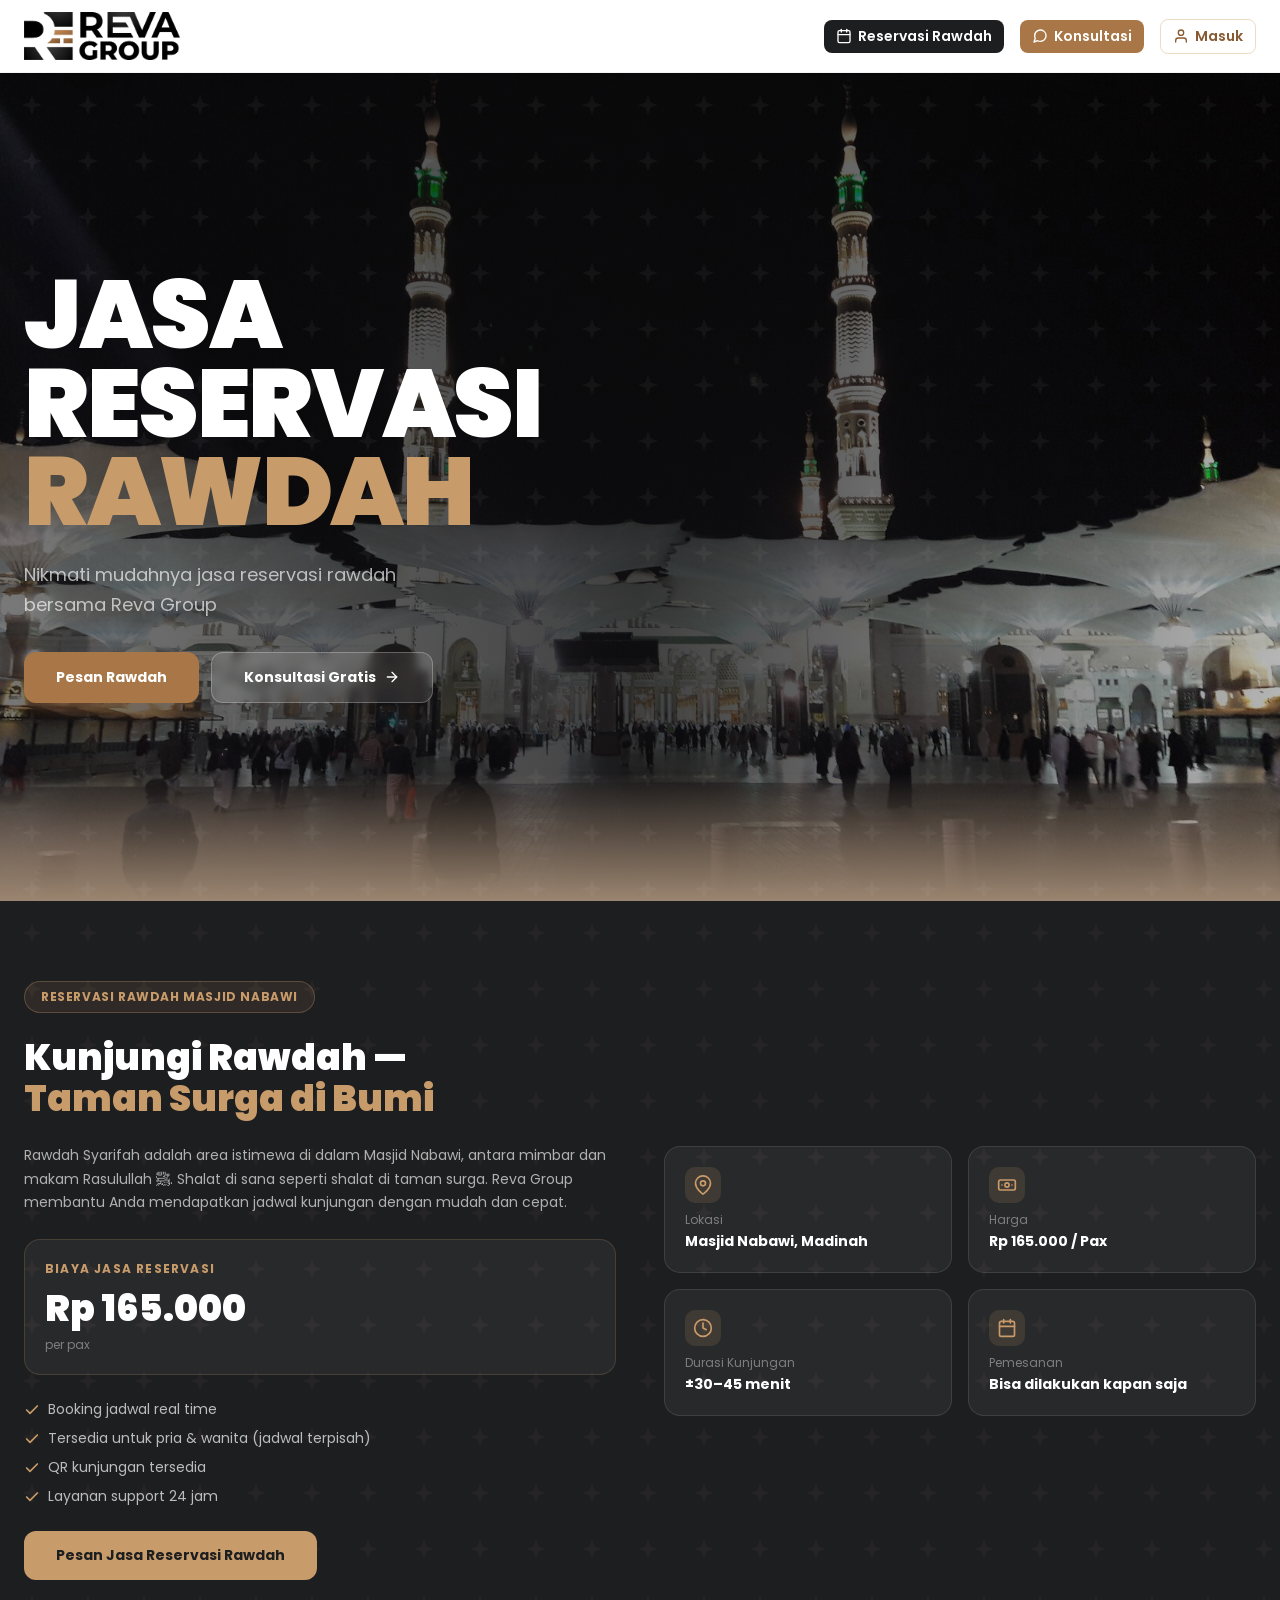
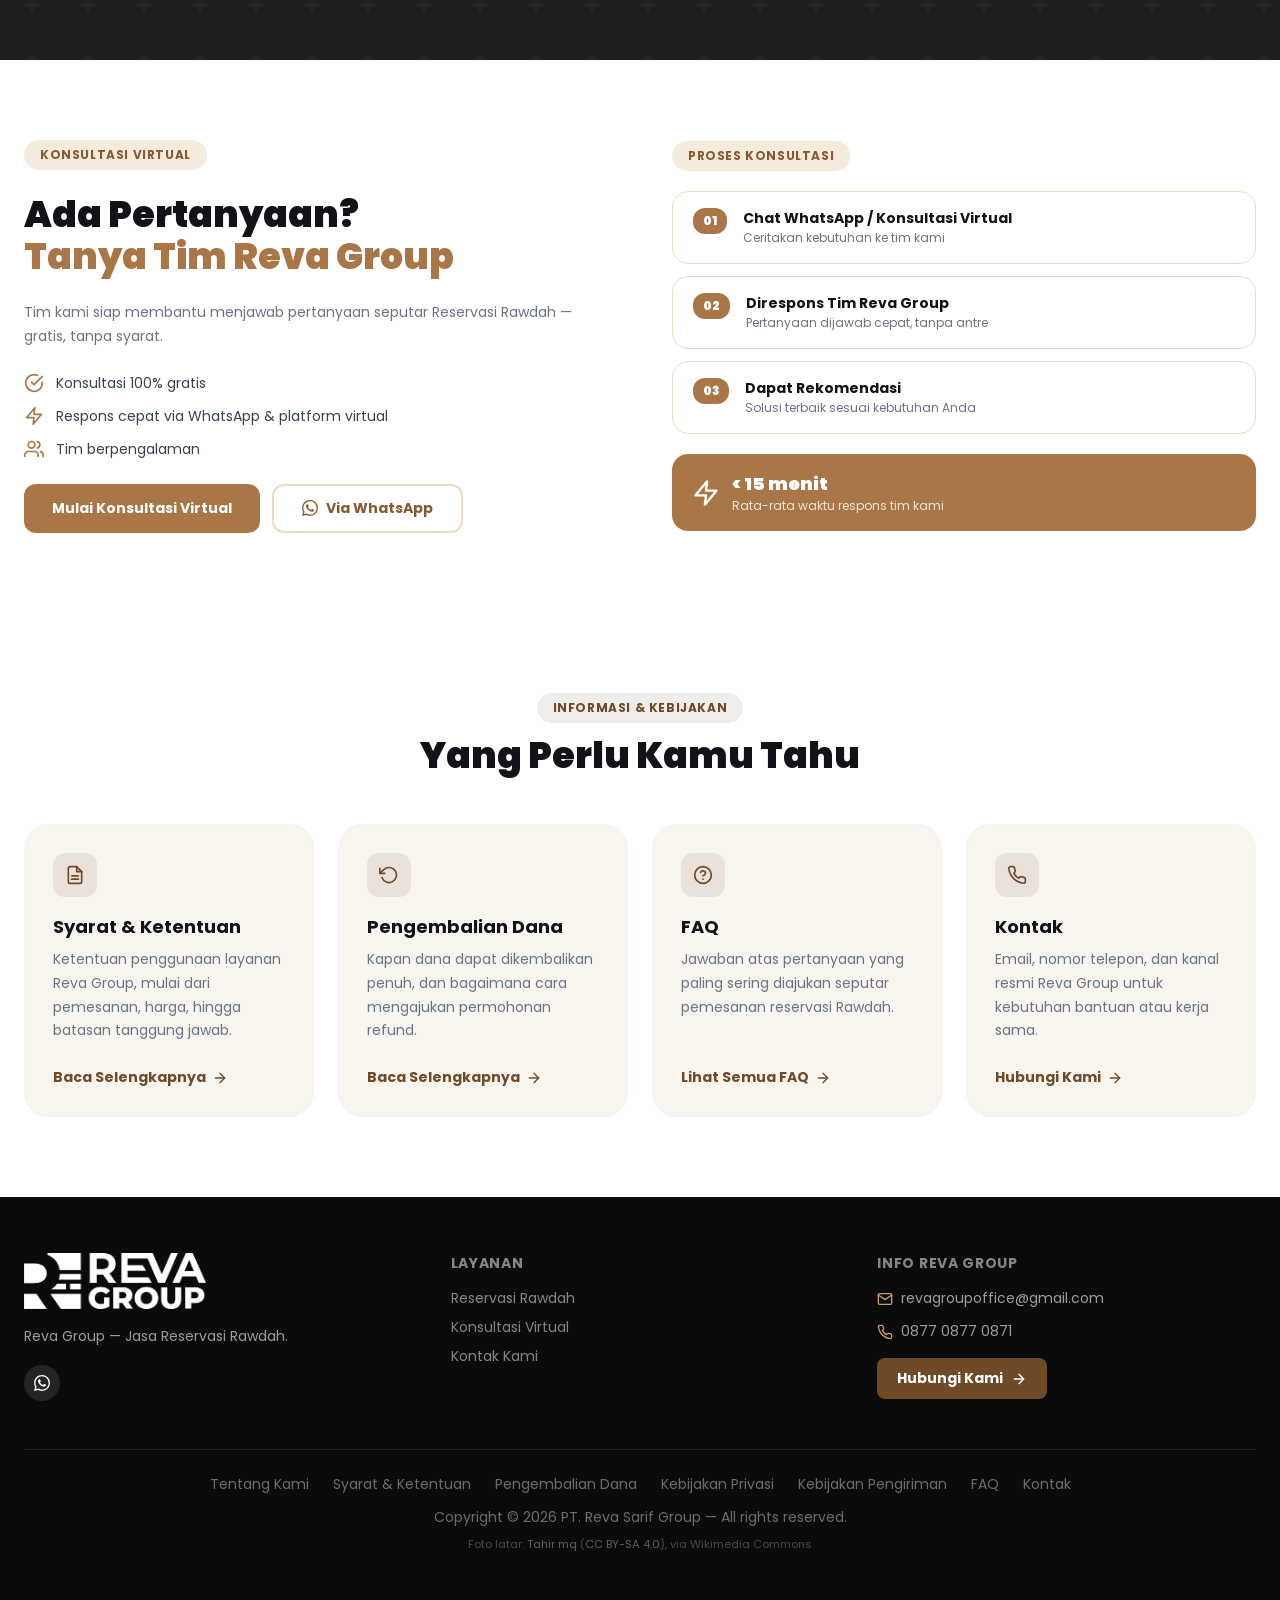
<file: index.html>
<!DOCTYPE html>
<html lang="id">
<head>
  <meta charset="UTF-8" />
  <meta name="viewport" content="width=device-width, initial-scale=1.0" />
  <title>Reva Group - Jasa Reservasi Rawdah</title>
  <meta name="description" content="Jasa reservasi Rawdah Masjid Nabawi bersama Reva Group. Booking jadwal real time, tersedia untuk pria & wanita, layanan support 24 jam." />
  <link rel="icon" type="image/png" href="assets/reva-logo.png" />
  <link rel="preload" as="image" href="assets/hero.jpg" />
  <link rel="preconnect" href="https://fonts.googleapis.com" />
  <link rel="preconnect" href="https://fonts.gstatic.com" crossorigin />
  <link href="https://fonts.googleapis.com/css2?family=Poppins:wght@400;500;600;700;800;900&display=swap" rel="stylesheet" />
  <link rel="stylesheet" href="css/style.css" />
</head>
<body>

  <!-- ================= HEADER ================= -->
  <header class="site-header">
    <div class="container">
      <a href="index.html" class="brand">
        <img src="assets/reva-logo.png" alt="Reva Group" />
      </a>

      <nav class="nav-desktop" aria-label="Navigasi utama">
        <a href="reservasi.html" class="nav-pill dark">
          <svg class="icon-sm" viewBox="0 0 24 24" fill="none" stroke="currentColor" stroke-width="2" stroke-linecap="round" stroke-linejoin="round"><rect x="3" y="4" width="18" height="18" rx="2"/><line x1="16" y1="2" x2="16" y2="6"/><line x1="8" y1="2" x2="8" y2="6"/><line x1="3" y1="10" x2="21" y2="10"/></svg>
          Reservasi Rawdah
        </a>
        <a href="#konsultasi" class="nav-pill accent">
          <svg class="icon-sm" viewBox="0 0 24 24" fill="none" stroke="currentColor" stroke-width="2" stroke-linecap="round" stroke-linejoin="round"><path d="M21 11.5a8.38 8.38 0 0 1-.9 3.8 8.5 8.5 0 0 1-7.6 4.7 8.38 8.38 0 0 1-3.8-.9L3 21l1.9-5.7a8.38 8.38 0 0 1-.9-3.8 8.5 8.5 0 0 1 4.7-7.6 8.38 8.38 0 0 1 3.8-.9h.5a8.48 8.48 0 0 1 8 8v.5z"/></svg>
          Konsultasi
        </a>
        <a href="akun.html" class="nav-pill outline">
          <svg class="icon-sm" viewBox="0 0 24 24" fill="none" stroke="currentColor" stroke-width="2" stroke-linecap="round" stroke-linejoin="round"><path d="M20 21v-2a4 4 0 0 0-4-4H8a4 4 0 0 0-4 4v2"/><circle cx="12" cy="7" r="4"/></svg>
          <span class="nav-akun-label">Masuk</span>
        </a>
      </nav>

      <button class="nav-toggle" aria-label="Buka menu" aria-expanded="false" aria-controls="navMobile">
        <svg class="icon" viewBox="0 0 24 24" fill="none" stroke="currentColor" stroke-width="2" stroke-linecap="round"><line x1="3" y1="6" x2="21" y2="6"/><line x1="3" y1="12" x2="21" y2="12"/><line x1="3" y1="18" x2="21" y2="18"/></svg>
      </button>
    </div>

    <nav class="nav-mobile" id="navMobile" aria-label="Navigasi seluler">
      <a href="reservasi.html">Reservasi Rawdah</a>
      <a href="#konsultasi">Konsultasi</a>
      <a href="kontak.html">Kontak</a>
      <a href="akun.html">Akun</a>
    </nav>
  </header>

  <!-- ================= HERO ================= -->
  <section class="hero">
    <div class="hero-bg">
      <!-- Foto: Masjid Nabawi — Tahir mq, CC BY-SA 4.0, Wikimedia Commons -->
      <img src="assets/hero.jpg" alt="Masjid Nabawi pada malam hari" />
      <div class="hero-overlay"></div>
      <div class="hero-ground"></div>
    </div>

    <svg class="pattern" aria-hidden="true">
      <defs>
        <pattern id="geo-hero" width="56" height="56" patternUnits="userSpaceOnUse">
          <polygon points="32,22 34.5,29.5 42,32 34.5,34.5 32,42 29.5,34.5 22,32 29.5,29.5" fill="currentColor" />
        </pattern>
      </defs>
      <rect width="100%" height="100%" fill="url(#geo-hero)" />
    </svg>

    <div class="hero-inner container">
      <div class="hero-copy">
        <h1 class="hero-title">
          Jasa<br />
          Reservasi<br />
          <span class="accent">Rawdah</span>
        </h1>
        <p class="hero-sub">Nikmati mudahnya jasa reservasi rawdah bersama Reva Group</p>
        <div class="hero-actions">
          <a href="reservasi.html" class="btn btn-accent">Pesan Rawdah</a>
          <a href="#konsultasi" class="btn btn-glass">
            Konsultasi Gratis
            <svg class="icon-sm" viewBox="0 0 24 24" fill="none" stroke="currentColor" stroke-width="2" stroke-linecap="round" stroke-linejoin="round"><line x1="5" y1="12" x2="19" y2="12"/><polyline points="12 5 19 12 12 19"/></svg>
          </a>
        </div>
      </div>
    </div>
  </section>

  <!-- ================= RESERVASI RAWDAH ================= -->
  <section id="rawdah" class="rawdah section">
    <svg class="pattern" aria-hidden="true">
      <defs>
        <pattern id="geo-rawdah" width="56" height="56" patternUnits="userSpaceOnUse">
          <polygon points="32,22 34.5,29.5 42,32 34.5,34.5 32,42 29.5,34.5 22,32 29.5,29.5" fill="currentColor" />
        </pattern>
      </defs>
      <rect width="100%" height="100%" fill="url(#geo-rawdah)" />
    </svg>

    <div class="container">
      <div class="rawdah-grid">
        <div class="rawdah-copy">
          <span class="badge badge-gold">Reservasi Rawdah Masjid Nabawi</span>
          <h2 class="section-title">
            Kunjungi Rawdah —<br />
            <span class="accent">Taman Surga di Bumi</span>
          </h2>
          <p class="rawdah-desc">
            Rawdah Syarifah adalah area istimewa di dalam Masjid Nabawi, antara mimbar dan makam
            Rasulullah &#65018;. Shalat di sana seperti shalat di taman surga. Reva Group membantu
            Anda mendapatkan jadwal kunjungan dengan mudah dan cepat.
          </p>

          <div class="price-card">
            <p class="price-label">Biaya Jasa Reservasi</p>
            <p class="price-value">Rp 165.000</p>
            <p class="price-unit">per pax</p>
          </div>

          <ul class="rawdah-checklist">
            <li>
              <svg class="icon-sm" viewBox="0 0 24 24" fill="none" stroke="currentColor" stroke-width="2.5" stroke-linecap="round" stroke-linejoin="round"><polyline points="20 6 9 17 4 12"/></svg>
              Booking jadwal real time
            </li>
            <li>
              <svg class="icon-sm" viewBox="0 0 24 24" fill="none" stroke="currentColor" stroke-width="2.5" stroke-linecap="round" stroke-linejoin="round"><polyline points="20 6 9 17 4 12"/></svg>
              Tersedia untuk pria &amp; wanita (jadwal terpisah)
            </li>
            <li>
              <svg class="icon-sm" viewBox="0 0 24 24" fill="none" stroke="currentColor" stroke-width="2.5" stroke-linecap="round" stroke-linejoin="round"><polyline points="20 6 9 17 4 12"/></svg>
              QR kunjungan tersedia
            </li>
            <li>
              <svg class="icon-sm" viewBox="0 0 24 24" fill="none" stroke="currentColor" stroke-width="2.5" stroke-linecap="round" stroke-linejoin="round"><polyline points="20 6 9 17 4 12"/></svg>
              Layanan support 24 jam
            </li>
          </ul>

          <a href="reservasi.html" class="btn btn-gold">
            Pesan Jasa Reservasi Rawdah
          </a>
        </div>

        <div class="fact-grid">
          <div class="fact-card">
            <span class="fact-icon">
              <svg class="icon" viewBox="0 0 24 24" fill="none" stroke="currentColor" stroke-width="2" stroke-linecap="round" stroke-linejoin="round"><path d="M21 10c0 7-9 13-9 13s-9-6-9-13a9 9 0 0 1 18 0z"/><circle cx="12" cy="10" r="3"/></svg>
            </span>
            <p class="fact-label">Lokasi</p>
            <p class="fact-value">Masjid Nabawi, Madinah</p>
          </div>
          <div class="fact-card">
            <span class="fact-icon">
              <svg class="icon" viewBox="0 0 24 24" fill="none" stroke="currentColor" stroke-width="2" stroke-linecap="round" stroke-linejoin="round"><rect x="2" y="6" width="20" height="12" rx="2"/><circle cx="12" cy="12" r="2.5"/><path d="M6 12h.01M18 12h.01"/></svg>
            </span>
            <p class="fact-label">Harga</p>
            <p class="fact-value">Rp 165.000 / Pax</p>
          </div>
          <div class="fact-card">
            <span class="fact-icon">
              <svg class="icon" viewBox="0 0 24 24" fill="none" stroke="currentColor" stroke-width="2" stroke-linecap="round" stroke-linejoin="round"><circle cx="12" cy="12" r="10"/><polyline points="12 6 12 12 16 14"/></svg>
            </span>
            <p class="fact-label">Durasi Kunjungan</p>
            <p class="fact-value">&plusmn;30&ndash;45 menit</p>
          </div>
          <div class="fact-card">
            <span class="fact-icon">
              <svg class="icon" viewBox="0 0 24 24" fill="none" stroke="currentColor" stroke-width="2" stroke-linecap="round" stroke-linejoin="round"><rect x="3" y="4" width="18" height="18" rx="2"/><line x1="16" y1="2" x2="16" y2="6"/><line x1="8" y1="2" x2="8" y2="6"/><line x1="3" y1="10" x2="21" y2="10"/></svg>
            </span>
            <p class="fact-label">Pemesanan</p>
            <p class="fact-value">Bisa dilakukan kapan saja</p>
          </div>
        </div>
      </div>
    </div>
  </section>

  <!-- ================= KONSULTASI ================= -->
  <section id="konsultasi" class="konsultasi section">
    <div class="container">
      <div class="konsultasi-grid">
        <div class="konsultasi-copy">
          <span class="badge badge-soft">Konsultasi Virtual</span>
          <h2 class="section-title">
            Ada Pertanyaan?<br />
            <span class="accent">Tanya Tim Reva Group</span>
          </h2>
          <p class="konsultasi-desc">
            Tim kami siap membantu menjawab pertanyaan seputar Reservasi Rawdah &mdash; gratis,
            tanpa syarat.
          </p>

          <ul class="feature-list">
            <li>
              <svg class="icon" viewBox="0 0 24 24" fill="none" stroke="currentColor" stroke-width="2" stroke-linecap="round" stroke-linejoin="round"><path d="M22 11.08V12a10 10 0 1 1-5.93-9.14"/><polyline points="22 4 12 14.01 9 11.01"/></svg>
              Konsultasi 100% gratis
            </li>
            <li>
              <svg class="icon" viewBox="0 0 24 24" fill="none" stroke="currentColor" stroke-width="2" stroke-linecap="round" stroke-linejoin="round"><polygon points="13 2 3 14 12 14 11 22 21 10 12 10"/></svg>
              Respons cepat via WhatsApp &amp; platform virtual
            </li>
            <li>
              <svg class="icon" viewBox="0 0 24 24" fill="none" stroke="currentColor" stroke-width="2" stroke-linecap="round" stroke-linejoin="round"><path d="M17 21v-2a4 4 0 0 0-4-4H5a4 4 0 0 0-4 4v2"/><circle cx="9" cy="7" r="4"/><path d="M23 21v-2a4 4 0 0 0-3-3.87"/><path d="M16 3.13a4 4 0 0 1 0 7.75"/></svg>
              Tim berpengalaman
            </li>
          </ul>

          <div class="hero-actions">
            <a href="https://wa.me/6287708770871?text=Halo%20Reva%20Group%2C%20saya%20ingin%20konsultasi%20seputar%20reservasi%20Rawdah" class="btn btn-solid">Mulai Konsultasi Virtual</a>
            <a href="https://wa.me/6287708770871" class="btn btn-outline">
              <svg class="icon-sm" viewBox="0 0 24 24" fill="currentColor"><path d="M17.472 14.382c-.297-.149-1.758-.867-2.03-.967-.273-.099-.471-.148-.67.15-.197.297-.767.966-.94 1.164-.173.199-.347.223-.644.075-.297-.15-1.255-.463-2.39-1.475-.883-.788-1.48-1.761-1.653-2.059-.173-.297-.018-.458.13-.606.134-.133.297-.347.446-.52.149-.174.198-.298.298-.497.099-.198.05-.371-.025-.52-.075-.149-.669-1.612-.916-2.207-.242-.579-.487-.5-.669-.51-.173-.008-.371-.01-.57-.01-.198 0-.52.074-.792.372-.272.297-1.04 1.016-1.04 2.479 0 1.462 1.065 2.875 1.213 3.074.149.198 2.096 3.2 5.077 4.487.709.306 1.262.489 1.694.625.712.227 1.36.195 1.871.118.571-.085 1.758-.719 2.006-1.413.248-.694.248-1.289.173-1.413-.074-.124-.272-.198-.57-.347m-5.421 7.403h-.004a9.87 9.87 0 0 1-5.031-1.378l-.361-.214-3.741.982.998-3.648-.235-.374a9.86 9.86 0 0 1-1.511-5.26c.001-5.45 4.436-9.884 9.888-9.884 2.64 0 5.122 1.03 6.988 2.898a9.825 9.825 0 0 1 2.893 6.994c-.003 5.45-4.437 9.884-9.884 9.884m8.413-18.297A11.815 11.815 0 0 0 12.05 0C5.495 0 .16 5.335.157 11.892c0 2.096.547 4.142 1.588 5.945L.057 24l6.305-1.654a11.882 11.882 0 0 0 5.683 1.448h.005c6.554 0 11.89-5.335 11.893-11.893a11.821 11.821 0 0 0-3.48-8.413z"/></svg>
              Via WhatsApp
            </a>
          </div>
        </div>

        <div class="konsultasi-side">
          <span class="badge badge-soft">Proses Konsultasi</span>

          <div class="steps">
            <div class="step-card">
              <span class="step-num">01</span>
              <div>
                <p class="step-title">Chat WhatsApp / Konsultasi Virtual</p>
                <p class="step-sub">Ceritakan kebutuhan ke tim kami</p>
              </div>
            </div>
            <div class="step-card">
              <span class="step-num">02</span>
              <div>
                <p class="step-title">Direspons Tim Reva Group</p>
                <p class="step-sub">Pertanyaan dijawab cepat, tanpa antre</p>
              </div>
            </div>
            <div class="step-card">
              <span class="step-num">03</span>
              <div>
                <p class="step-title">Dapat Rekomendasi</p>
                <p class="step-sub">Solusi terbaik sesuai kebutuhan Anda</p>
              </div>
            </div>
          </div>

          <div class="stat-card">
            <svg class="icon" viewBox="0 0 24 24" fill="none" stroke="currentColor" stroke-width="2" stroke-linecap="round" stroke-linejoin="round"><polygon points="13 2 3 14 12 14 11 22 21 10 12 10"/></svg>
            <div>
              <p class="stat-value">&lt; 15 menit</p>
              <p class="stat-sub">Rata-rata waktu respons tim kami</p>
            </div>
          </div>
        </div>
      </div>
    </div>
  </section>

  <!-- ================= INFORMASI & KEBIJAKAN ================= -->
  <section id="info" class="section">
    <div class="container">
      <div class="info-head">
        <span class="badge badge-deep">Informasi &amp; Kebijakan</span>
        <h2 class="section-title">Yang Perlu Kamu Tahu</h2>
      </div>

      <div class="info-grid">
        <div class="info-card">
          <span class="info-icon">
            <svg class="icon" viewBox="0 0 24 24" fill="none" stroke="currentColor" stroke-width="2" stroke-linecap="round" stroke-linejoin="round"><path d="M14 2H6a2 2 0 0 0-2 2v16a2 2 0 0 0 2 2h12a2 2 0 0 0 2-2V8z"/><polyline points="14 2 14 8 20 8"/><line x1="16" y1="13" x2="8" y2="13"/><line x1="16" y1="17" x2="8" y2="17"/></svg>
          </span>
          <h3>Syarat &amp; Ketentuan</h3>
          <p>Ketentuan penggunaan layanan Reva Group, mulai dari pemesanan, harga, hingga batasan tanggung jawab.</p>
          <a href="syarat-ketentuan.html" class="info-link">
            Baca Selengkapnya
            <svg class="icon-sm" viewBox="0 0 24 24" fill="none" stroke="currentColor" stroke-width="2" stroke-linecap="round" stroke-linejoin="round"><line x1="5" y1="12" x2="19" y2="12"/><polyline points="12 5 19 12 12 19"/></svg>
          </a>
        </div>

        <div class="info-card">
          <span class="info-icon">
            <svg class="icon" viewBox="0 0 24 24" fill="none" stroke="currentColor" stroke-width="2" stroke-linecap="round" stroke-linejoin="round"><polyline points="1 4 1 10 7 10"/><path d="M3.51 15a9 9 0 1 0 2.13-9.36L1 10"/></svg>
          </span>
          <h3>Pengembalian Dana</h3>
          <p>Kapan dana dapat dikembalikan penuh, dan bagaimana cara mengajukan permohonan refund.</p>
          <a href="pengembalian-dana.html" class="info-link">
            Baca Selengkapnya
            <svg class="icon-sm" viewBox="0 0 24 24" fill="none" stroke="currentColor" stroke-width="2" stroke-linecap="round" stroke-linejoin="round"><line x1="5" y1="12" x2="19" y2="12"/><polyline points="12 5 19 12 12 19"/></svg>
          </a>
        </div>

        <div class="info-card">
          <span class="info-icon">
            <svg class="icon" viewBox="0 0 24 24" fill="none" stroke="currentColor" stroke-width="2" stroke-linecap="round" stroke-linejoin="round"><circle cx="12" cy="12" r="10"/><path d="M9.09 9a3 3 0 0 1 5.83 1c0 2-3 3-3 3"/><line x1="12" y1="17" x2="12.01" y2="17"/></svg>
          </span>
          <h3>FAQ</h3>
          <p>Jawaban atas pertanyaan yang paling sering diajukan seputar pemesanan reservasi Rawdah.</p>
          <a href="faq.html" class="info-link">
            Lihat Semua FAQ
            <svg class="icon-sm" viewBox="0 0 24 24" fill="none" stroke="currentColor" stroke-width="2" stroke-linecap="round" stroke-linejoin="round"><line x1="5" y1="12" x2="19" y2="12"/><polyline points="12 5 19 12 12 19"/></svg>
          </a>
        </div>

        <div class="info-card">
          <span class="info-icon">
            <svg class="icon" viewBox="0 0 24 24" fill="none" stroke="currentColor" stroke-width="2" stroke-linecap="round" stroke-linejoin="round"><path d="M22 16.92v3a2 2 0 0 1-2.18 2 19.79 19.79 0 0 1-8.63-3.07 19.5 19.5 0 0 1-6-6 19.79 19.79 0 0 1-3.07-8.67A2 2 0 0 1 4.11 2h3a2 2 0 0 1 2 1.72 12.84 12.84 0 0 0 .7 2.81 2 2 0 0 1-.45 2.11L8.09 9.91a16 16 0 0 0 6 6l1.27-1.27a2 2 0 0 1 2.11-.45 12.84 12.84 0 0 0 2.81.7A2 2 0 0 1 22 16.92z"/></svg>
          </span>
          <h3>Kontak</h3>
          <p>Email, nomor telepon, dan kanal resmi Reva Group untuk kebutuhan bantuan atau kerja sama.</p>
          <a href="kontak.html" class="info-link">
            Hubungi Kami
            <svg class="icon-sm" viewBox="0 0 24 24" fill="none" stroke="currentColor" stroke-width="2" stroke-linecap="round" stroke-linejoin="round"><line x1="5" y1="12" x2="19" y2="12"/><polyline points="12 5 19 12 12 19"/></svg>
          </a>
        </div>
      </div>
    </div>
  </section>

  <!-- ================= FOOTER ================= -->
  <footer class="site-footer">
    <div class="container">
      <div class="footer-grid">
        <div class="footer-brand">
          <img src="assets/reva-logo.png" alt="Reva Group" />
          <p class="footer-tagline">
            Reva Group &mdash; Jasa Reservasi Rawdah.
          </p>
          <div class="socials">
            <a href="https://wa.me/6287708770871" aria-label="WhatsApp">
              <svg class="icon-sm" viewBox="0 0 24 24" fill="currentColor"><path d="M17.472 14.382c-.297-.149-1.758-.867-2.03-.967-.273-.099-.471-.148-.67.15-.197.297-.767.966-.94 1.164-.173.199-.347.223-.644.075-.297-.15-1.255-.463-2.39-1.475-.883-.788-1.48-1.761-1.653-2.059-.173-.297-.018-.458.13-.606.134-.133.297-.347.446-.52.149-.174.198-.298.298-.497.099-.198.05-.371-.025-.52-.075-.149-.669-1.612-.916-2.207-.242-.579-.487-.5-.669-.51-.173-.008-.371-.01-.57-.01-.198 0-.52.074-.792.372-.272.297-1.04 1.016-1.04 2.479 0 1.462 1.065 2.875 1.213 3.074.149.198 2.096 3.2 5.077 4.487.709.306 1.262.489 1.694.625.712.227 1.36.195 1.871.118.571-.085 1.758-.719 2.006-1.413.248-.694.248-1.289.173-1.413-.074-.124-.272-.198-.57-.347m-5.421 7.403h-.004a9.87 9.87 0 0 1-5.031-1.378l-.361-.214-3.741.982.998-3.648-.235-.374a9.86 9.86 0 0 1-1.511-5.26c.001-5.45 4.436-9.884 9.888-9.884 2.64 0 5.122 1.03 6.988 2.898a9.825 9.825 0 0 1 2.893 6.994c-.003 5.45-4.437 9.884-9.884 9.884m8.413-18.297A11.815 11.815 0 0 0 12.05 0C5.495 0 .16 5.335.157 11.892c0 2.096.547 4.142 1.588 5.945L.057 24l6.305-1.654a11.882 11.882 0 0 0 5.683 1.448h.005c6.554 0 11.89-5.335 11.893-11.893a11.821 11.821 0 0 0-3.48-8.413z"/></svg>
            </a>
          </div>
        </div>

        <div class="footer-col">
          <h3>Layanan</h3>
          <div class="footer-links">
            <a href="reservasi.html">Reservasi Rawdah</a>
            <a href="index.html#konsultasi">Konsultasi Virtual</a>
            <a href="kontak.html">Kontak Kami</a>
          </div>
        </div>

        <div class="footer-col">
          <h3>Info Reva Group</h3>
          <div class="footer-contact">
            <div>
              <svg class="icon-sm" viewBox="0 0 24 24" fill="none" stroke="currentColor" stroke-width="2" stroke-linecap="round" stroke-linejoin="round"><path d="M4 4h16c1.1 0 2 .9 2 2v12c0 1.1-.9 2-2 2H4c-1.1 0-2-.9-2-2V6c0-1.1.9-2 2-2z"/><polyline points="22,6 12,13 2,6"/></svg>
              <a href="mailto:revagroupoffice@gmail.com">revagroupoffice@gmail.com</a>
            </div>
            <div>
              <svg class="icon-sm" viewBox="0 0 24 24" fill="none" stroke="currentColor" stroke-width="2" stroke-linecap="round" stroke-linejoin="round"><path d="M22 16.92v3a2 2 0 0 1-2.18 2 19.79 19.79 0 0 1-8.63-3.07 19.5 19.5 0 0 1-6-6 19.79 19.79 0 0 1-3.07-8.67A2 2 0 0 1 4.11 2h3a2 2 0 0 1 2 1.72 12.84 12.84 0 0 0 .7 2.81 2 2 0 0 1-.45 2.11L8.09 9.91a16 16 0 0 0 6 6l1.27-1.27a2 2 0 0 1 2.11-.45 12.84 12.84 0 0 0 2.81.7A2 2 0 0 1 22 16.92z"/></svg>
              <span>0877 0877 0871</span>
            </div>
          </div>
          <a href="kontak.html" class="btn-footer">
            Hubungi Kami
            <svg class="icon-sm" viewBox="0 0 24 24" fill="none" stroke="currentColor" stroke-width="2" stroke-linecap="round" stroke-linejoin="round"><line x1="5" y1="12" x2="19" y2="12"/><polyline points="12 5 19 12 12 19"/></svg>
          </a>
        </div>
      </div>

      <div class="footer-bottom">
        <div class="footer-bottom-links">
          <a href="tentang-kami.html">Tentang Kami</a>
          <a href="syarat-ketentuan.html">Syarat &amp; Ketentuan</a>
          <a href="pengembalian-dana.html">Pengembalian Dana</a>
          <a href="kebijakan-privasi.html">Kebijakan Privasi</a>
          <a href="kebijakan-pengiriman.html">Kebijakan Pengiriman</a>
          <a href="faq.html">FAQ</a>
          <a href="kontak.html">Kontak</a>
        </div>
        <p>Copyright &copy; 2026 PT. Reva Sarif Group &mdash; All rights reserved.</p>
        <p class="photo-credit">Foto latar: <a href="https://commons.wikimedia.org/wiki/File:Masjid_Nabwi_14.jpg">Tahir mq</a> (<a href="https://creativecommons.org/licenses/by-sa/4.0/">CC BY-SA 4.0</a>), via Wikimedia Commons</p>
      </div>
    </div>
  </footer>

  <script src="js/site.js"></script>
  <script src="js/main.js"></script>
</body>
</html>
</file>
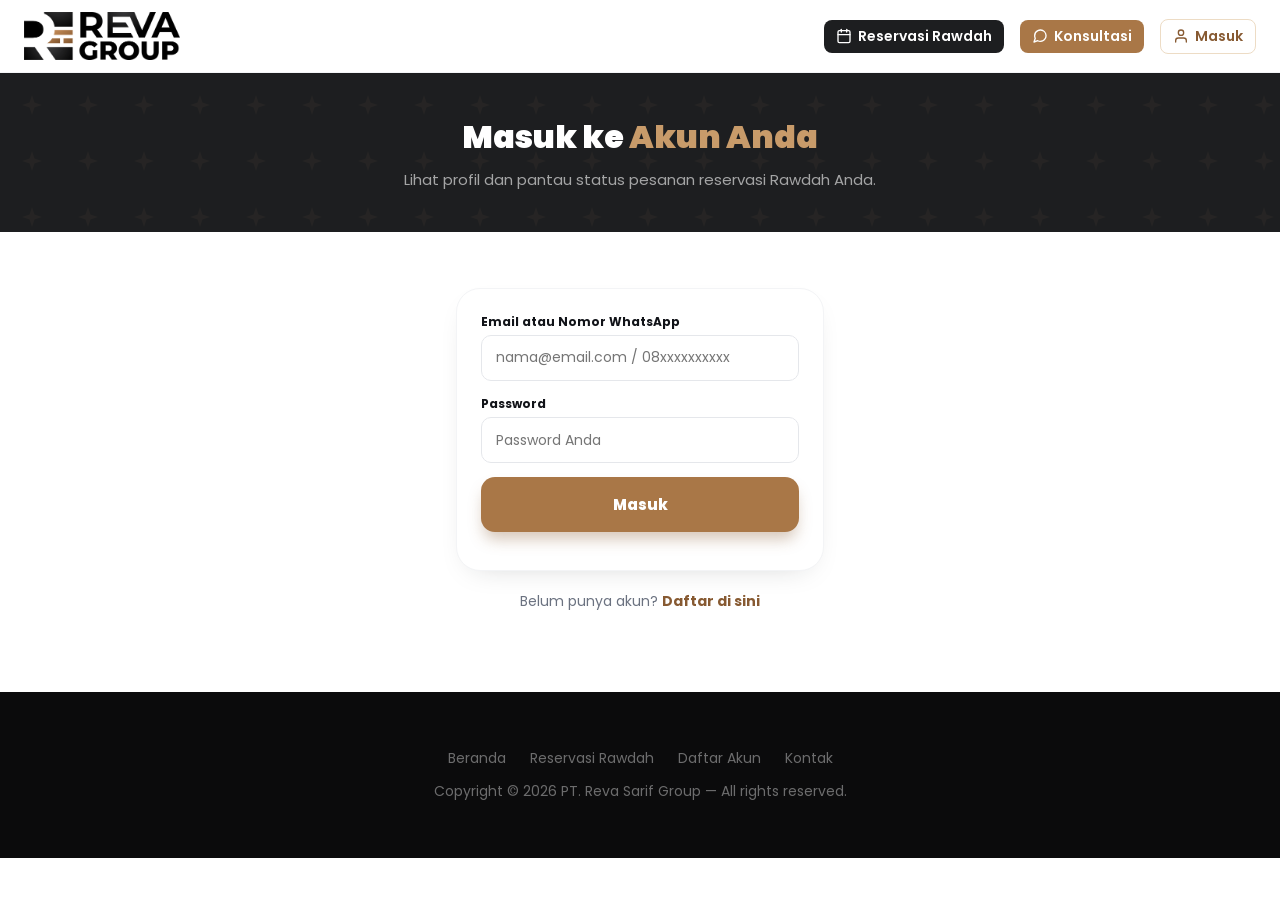
<file: admin.html>
<!DOCTYPE html>
<html lang="id">
<head>
  <meta charset="UTF-8" />
  <meta name="viewport" content="width=device-width, initial-scale=1.0" />
  <title>Panel Admin - Reva Group</title>
  <meta name="robots" content="noindex, nofollow" />
  <link rel="icon" type="image/png" href="assets/reva-logo.png" />
  <link rel="preconnect" href="https://fonts.googleapis.com" />
  <link rel="preconnect" href="https://fonts.gstatic.com" crossorigin />
  <link href="https://fonts.googleapis.com/css2?family=Poppins:wght@400;500;600;700;800;900&display=swap" rel="stylesheet" />
  <link rel="stylesheet" href="css/style.css" />
  <script>
    // Gerbang paling awal: tanpa token, halaman ini tidak pernah dirender.
    (function () {
      try {
        var t = localStorage.getItem("rva_token");
        var u = JSON.parse(localStorage.getItem("rva_user") || "null");
        if (!t) { location.replace("masuk.html?next=admin.html"); return; }
        if (!u || (u.role !== "owner" && u.role !== "admin")) { location.replace("akun.html"); }
      } catch (e) {
        location.replace("masuk.html?next=admin.html");
      }
    })();
  </script>
</head>
<body class="admin-body">

  <header class="site-header">
    <div class="container">
      <a href="index.html" class="brand">
        <img src="assets/reva-logo.png" alt="Reva Group" />
      </a>
      <nav class="nav-desktop" aria-label="Navigasi utama">
        <a href="reservasi.html" class="nav-pill dark">
          <svg class="icon-sm" viewBox="0 0 24 24" fill="none" stroke="currentColor" stroke-width="2" stroke-linecap="round" stroke-linejoin="round"><rect x="3" y="4" width="18" height="18" rx="2"/><line x1="16" y1="2" x2="16" y2="6"/><line x1="8" y1="2" x2="8" y2="6"/><line x1="3" y1="10" x2="21" y2="10"/></svg>
          Reservasi Rawdah
        </a>
        <a href="akun.html" class="nav-pill outline">
          <svg class="icon-sm" viewBox="0 0 24 24" fill="none" stroke="currentColor" stroke-width="2" stroke-linecap="round" stroke-linejoin="round"><path d="M20 21v-2a4 4 0 0 0-4-4H8a4 4 0 0 0-4 4v2"/><circle cx="12" cy="7" r="4"/></svg>
          <span class="nav-akun-label">Akun</span>
        </a>
      </nav>
      <button class="nav-toggle" aria-label="Buka menu" aria-expanded="false" aria-controls="navMobile">
        <svg class="icon" viewBox="0 0 24 24" fill="none" stroke="currentColor" stroke-width="2" stroke-linecap="round"><line x1="3" y1="6" x2="21" y2="6"/><line x1="3" y1="12" x2="21" y2="12"/><line x1="3" y1="18" x2="21" y2="18"/></svg>
      </button>
    </div>
    <nav class="nav-mobile" id="navMobile" aria-label="Navigasi seluler">
      <a href="reservasi.html">Reservasi Rawdah</a>
      <a href="akun.html">Akun</a>
    </nav>
  </header>

  <!-- Seluruh isi panel dibangun oleh js/admin.js SETELAH server memverifikasi
       role staf. Tidak ada markup menu di sini. -->
  <div id="adminRoot">
    <div class="auth-wrap">
      <p style="text-align: center; color: var(--muted); font-size: 0.875rem;">Memeriksa akses&hellip;</p>
    </div>
  </div>

  <footer class="admin-footer">
    <div class="container">
      <span>Panel Admin &mdash; PT. Reva Sarif Group</span>
      <span class="sep">&middot;</span>
      <a href="index.html">Lihat situs</a>
      <span class="sep">&middot;</span>
      <a href="reservasi.html">Halaman reservasi</a>
      <span class="sep">&middot;</span>
      <a href="akun.html">Akun saya</a>
    </div>
  </footer>

  <script src="js/site.js"></script>
  <script src="js/main.js"></script>
  <script src="js/admin.js"></script>
</body>
</html>
</file>
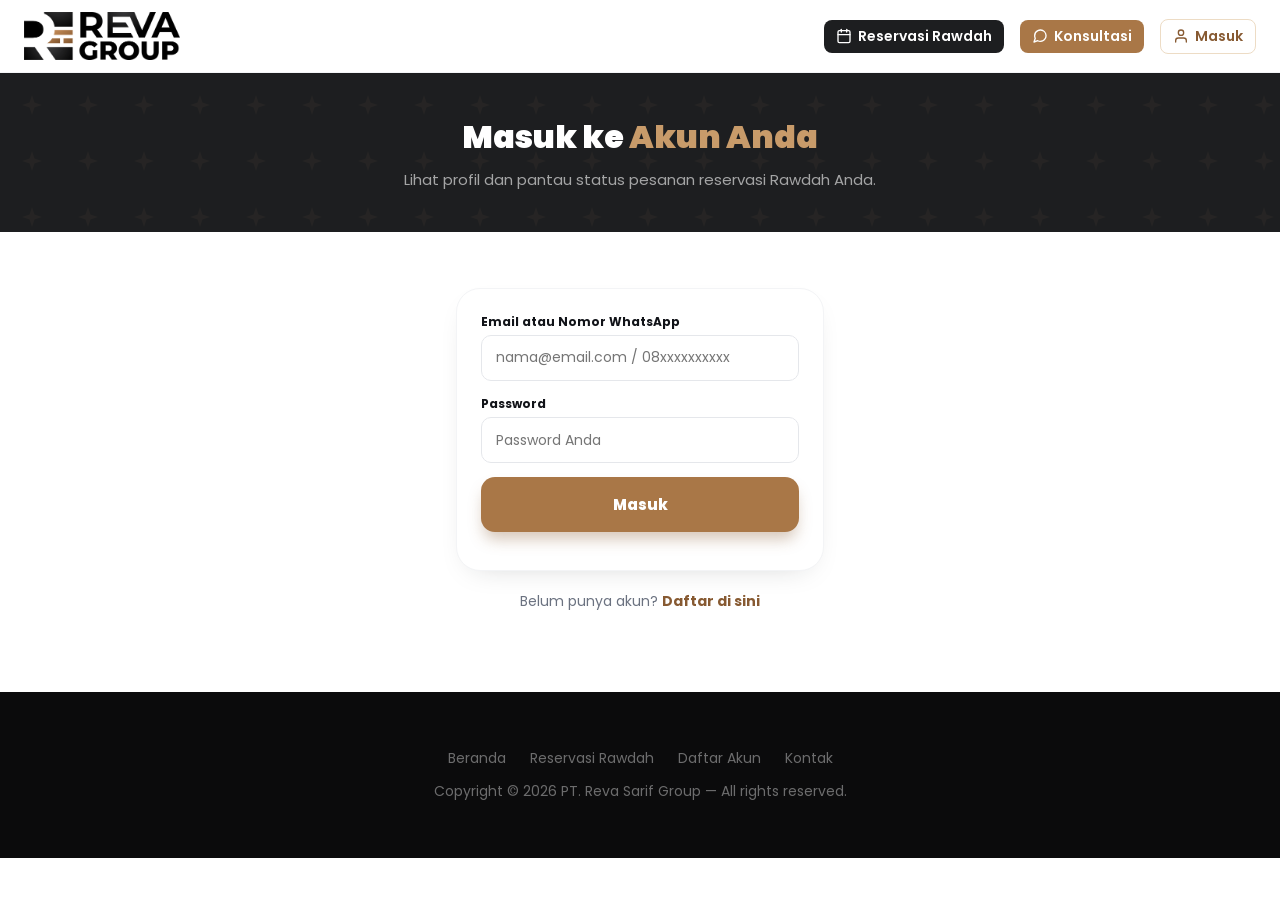
<file: akun.html>
<!DOCTYPE html>
<html lang="id">
<head>
  <meta charset="UTF-8" />
  <meta name="viewport" content="width=device-width, initial-scale=1.0" />
  <title>Akun Saya - Reva Group</title>
  <meta name="description" content="Masuk atau daftar akun Reva Group untuk melihat profil dan status pesanan reservasi Rawdah Anda." />
  <link rel="icon" type="image/png" href="assets/reva-logo.png" />
  <link rel="preconnect" href="https://fonts.googleapis.com" />
  <link rel="preconnect" href="https://fonts.gstatic.com" crossorigin />
  <link href="https://fonts.googleapis.com/css2?family=Poppins:wght@400;500;600;700;800;900&display=swap" rel="stylesheet" />
  <link rel="stylesheet" href="css/style.css" />
</head>
<body>

  <header class="site-header">
    <div class="container">
      <a href="index.html" class="brand">
        <img src="assets/reva-logo.png" alt="Reva Group" />
      </a>
      <nav class="nav-desktop" aria-label="Navigasi utama">
        <a href="reservasi.html" class="nav-pill dark">
          <svg class="icon-sm" viewBox="0 0 24 24" fill="none" stroke="currentColor" stroke-width="2" stroke-linecap="round" stroke-linejoin="round"><rect x="3" y="4" width="18" height="18" rx="2"/><line x1="16" y1="2" x2="16" y2="6"/><line x1="8" y1="2" x2="8" y2="6"/><line x1="3" y1="10" x2="21" y2="10"/></svg>
          Reservasi Rawdah
        </a>
        <a href="index.html#konsultasi" class="nav-pill accent">
          <svg class="icon-sm" viewBox="0 0 24 24" fill="none" stroke="currentColor" stroke-width="2" stroke-linecap="round" stroke-linejoin="round"><path d="M21 11.5a8.38 8.38 0 0 1-.9 3.8 8.5 8.5 0 0 1-7.6 4.7 8.38 8.38 0 0 1-3.8-.9L3 21l1.9-5.7a8.38 8.38 0 0 1-.9-3.8 8.5 8.5 0 0 1 4.7-7.6 8.38 8.38 0 0 1 3.8-.9h.5a8.48 8.48 0 0 1 8 8v.5z"/></svg>
          Konsultasi
        </a>
        <a href="akun.html" class="nav-pill outline">
          <svg class="icon-sm" viewBox="0 0 24 24" fill="none" stroke="currentColor" stroke-width="2" stroke-linecap="round" stroke-linejoin="round"><path d="M20 21v-2a4 4 0 0 0-4-4H8a4 4 0 0 0-4 4v2"/><circle cx="12" cy="7" r="4"/></svg>
          <span class="nav-akun-label">Masuk</span>
        </a>
      </nav>
      <button class="nav-toggle" aria-label="Buka menu" aria-expanded="false" aria-controls="navMobile">
        <svg class="icon" viewBox="0 0 24 24" fill="none" stroke="currentColor" stroke-width="2" stroke-linecap="round"><line x1="3" y1="6" x2="21" y2="6"/><line x1="3" y1="12" x2="21" y2="12"/><line x1="3" y1="18" x2="21" y2="18"/></svg>
      </button>
    </div>
    <nav class="nav-mobile" id="navMobile" aria-label="Navigasi seluler">
      <a href="reservasi.html">Reservasi Rawdah</a>
      <a href="index.html#konsultasi">Konsultasi</a>
      <a href="kontak.html">Kontak</a>
      <a href="akun.html">Akun</a>
    </nav>
  </header>

  <section class="page-hero" style="padding: 2.5rem 0; text-align: center;">
    <svg class="pattern" aria-hidden="true">
      <defs>
        <pattern id="geo-page" width="56" height="56" patternUnits="userSpaceOnUse">
          <polygon points="32,22 34.5,29.5 42,32 34.5,34.5 32,42 29.5,34.5 22,32 29.5,29.5" fill="currentColor" />
        </pattern>
      </defs>
      <rect width="100%" height="100%" fill="url(#geo-page)" />
    </svg>
    <div class="container">
      <h1 style="font-size: clamp(1.5rem, 3.5vw, 2rem);" id="pageTitle">Akun <span style="color: var(--bronze-light);">Saya</span></h1>
      <p style="margin: 0.5rem auto 0;" id="pageSub">Masuk untuk melihat profil dan status pesanan reservasi Rawdah Anda.</p>
    </div>
  </section>

    <!-- ===== Sudah login ===== -->
  <section class="profile-grid" id="profileSection" hidden>
    <div style="display: grid; gap: 1.5rem;">
      <div class="profile-card">
        <h2>Profil</h2>
        <div class="profile-row"><span>Nama</span><strong id="pfName">—</strong></div>
        <div class="profile-row"><span>Email</span><strong id="pfEmail">—</strong></div>
        <div class="profile-row"><span>WhatsApp</span><strong id="pfWa">—</strong></div>
        <div class="profile-row"><span>Role</span><strong id="pfRole">—</strong></div>
        <div style="display: flex; flex-wrap: wrap; gap: 0.5rem; margin-top: 1rem;">
          <button type="button" class="btn-line" id="btnEditProfile">Ubah Profil</button>
          <a class="btn-line" id="btnAdminLink" href="admin.html" hidden>Panel Admin</a>
          <button type="button" class="btn-line btn-danger-line" id="btnLogout">Keluar</button>
        </div>
      </div>

      <div class="profile-card" id="editCard" hidden>
        <h2>Ubah Profil</h2>
        <form style="display: grid; gap: 0.875rem;" id="formEdit">
          <div class="form-alert" id="editAlert" hidden></div>
          <div class="field">
            <label for="editName">Nama Lengkap</label>
            <input id="editName" type="text" required />
          </div>
          <div class="field">
            <label for="editWa">Nomor WhatsApp Aktif</label>
            <input id="editWa" type="tel" placeholder="08xxxxxxxxxx" required />
          </div>
          <div class="field">
            <label for="editPass">Password Baru (opsional)</label>
            <input id="editPass" type="password" autocomplete="new-password" placeholder="Kosongkan bila tidak diganti" />
          </div>
          <div style="display: flex; gap: 0.5rem;">
            <button type="submit" class="btn-book" style="width: auto; padding: 0.7rem 1.5rem;">Simpan</button>
            <button type="button" class="btn-line" id="btnCancelEdit">Batal</button>
          </div>
        </form>
      </div>
    </div>

    <div class="profile-card">
      <h2>Pesanan Saya</h2>
      <div id="ordersList">
        <p class="order-meta">Memuat pesanan&hellip;</p>
      </div>
      <a href="reservasi.html" class="btn-book" style="margin-top: 1rem; text-decoration: none;">+ Buat Reservasi Baru</a>
    </div>
  </section>

  <footer class="site-footer">
    <div class="container">
      <div class="footer-grid">
        <div class="footer-brand">
          <img src="assets/reva-logo.png" alt="Reva Group" />
          <p class="footer-tagline">
            Reva Group &mdash; Jasa Reservasi Rawdah.
          </p>
          <div class="socials">
            <a href="https://wa.me/6287708770871" aria-label="WhatsApp">
              <svg class="icon-sm" viewBox="0 0 24 24" fill="currentColor"><path d="M17.472 14.382c-.297-.149-1.758-.867-2.03-.967-.273-.099-.471-.148-.67.15-.197.297-.767.966-.94 1.164-.173.199-.347.223-.644.075-.297-.15-1.255-.463-2.39-1.475-.883-.788-1.48-1.761-1.653-2.059-.173-.297-.018-.458.13-.606.134-.133.297-.347.446-.52.149-.174.198-.298.298-.497.099-.198.05-.371-.025-.52-.075-.149-.669-1.612-.916-2.207-.242-.579-.487-.5-.669-.51-.173-.008-.371-.01-.57-.01-.198 0-.52.074-.792.372-.272.297-1.04 1.016-1.04 2.479 0 1.462 1.065 2.875 1.213 3.074.149.198 2.096 3.2 5.077 4.487.709.306 1.262.489 1.694.625.712.227 1.36.195 1.871.118.571-.085 1.758-.719 2.006-1.413.248-.694.248-1.289.173-1.413-.074-.124-.272-.198-.57-.347m-5.421 7.403h-.004a9.87 9.87 0 0 1-5.031-1.378l-.361-.214-3.741.982.998-3.648-.235-.374a9.86 9.86 0 0 1-1.511-5.26c.001-5.45 4.436-9.884 9.888-9.884 2.64 0 5.122 1.03 6.988 2.898a9.825 9.825 0 0 1 2.893 6.994c-.003 5.45-4.437 9.884-9.884 9.884m8.413-18.297A11.815 11.815 0 0 0 12.05 0C5.495 0 .16 5.335.157 11.892c0 2.096.547 4.142 1.588 5.945L.057 24l6.305-1.654a11.882 11.882 0 0 0 5.683 1.448h.005c6.554 0 11.89-5.335 11.893-11.893a11.821 11.821 0 0 0-3.48-8.413z"/></svg>
            </a>
          </div>
        </div>
        <div class="footer-col">
          <h3>Layanan</h3>
          <div class="footer-links">
            <a href="reservasi.html">Reservasi Rawdah</a>
            <a href="index.html#konsultasi">Konsultasi Virtual</a>
            <a href="kontak.html">Kontak Kami</a>
          </div>
        </div>
        <div class="footer-col">
          <h3>Info Reva Group</h3>
          <div class="footer-contact">
            <div>
              <svg class="icon-sm" viewBox="0 0 24 24" fill="none" stroke="currentColor" stroke-width="2" stroke-linecap="round" stroke-linejoin="round"><path d="M4 4h16c1.1 0 2 .9 2 2v12c0 1.1-.9 2-2 2H4c-1.1 0-2-.9-2-2V6c0-1.1.9-2 2-2z"/><polyline points="22,6 12,13 2,6"/></svg>
              <a href="mailto:revagroupoffice@gmail.com">revagroupoffice@gmail.com</a>
            </div>
            <div>
              <svg class="icon-sm" viewBox="0 0 24 24" fill="none" stroke="currentColor" stroke-width="2" stroke-linecap="round" stroke-linejoin="round"><path d="M22 16.92v3a2 2 0 0 1-2.18 2 19.79 19.79 0 0 1-8.63-3.07 19.5 19.5 0 0 1-6-6 19.79 19.79 0 0 1-3.07-8.67A2 2 0 0 1 4.11 2h3a2 2 0 0 1 2 1.72 12.84 12.84 0 0 0 .7 2.81 2 2 0 0 1-.45 2.11L8.09 9.91a16 16 0 0 0 6 6l1.27-1.27a2 2 0 0 1 2.11-.45 12.84 12.84 0 0 0 2.81.7A2 2 0 0 1 22 16.92z"/></svg>
              <span>0877 0877 0871</span>
            </div>
          </div>
          <a href="kontak.html" class="btn-footer">
            Hubungi Kami
            <svg class="icon-sm" viewBox="0 0 24 24" fill="none" stroke="currentColor" stroke-width="2" stroke-linecap="round" stroke-linejoin="round"><line x1="5" y1="12" x2="19" y2="12"/><polyline points="12 5 19 12 12 19"/></svg>
          </a>
        </div>
      </div>
      <div class="footer-bottom">
        <div class="footer-bottom-links">
          <a href="tentang-kami.html">Tentang Kami</a>
          <a href="syarat-ketentuan.html">Syarat &amp; Ketentuan</a>
          <a href="pengembalian-dana.html">Pengembalian Dana</a>
          <a href="kebijakan-privasi.html">Kebijakan Privasi</a>
          <a href="kebijakan-pengiriman.html">Kebijakan Pengiriman</a>
          <a href="faq.html">FAQ</a>
          <a href="kontak.html">Kontak</a>
        </div>
        <p>Copyright &copy; 2026 PT. Reva Sarif Group &mdash; All rights reserved.</p>
      </div>
    </div>
  </footer>

  <script src="js/site.js"></script>
  <script src="js/main.js"></script>
  <script src="js/akun.js"></script>
</body>
</html>
</file>
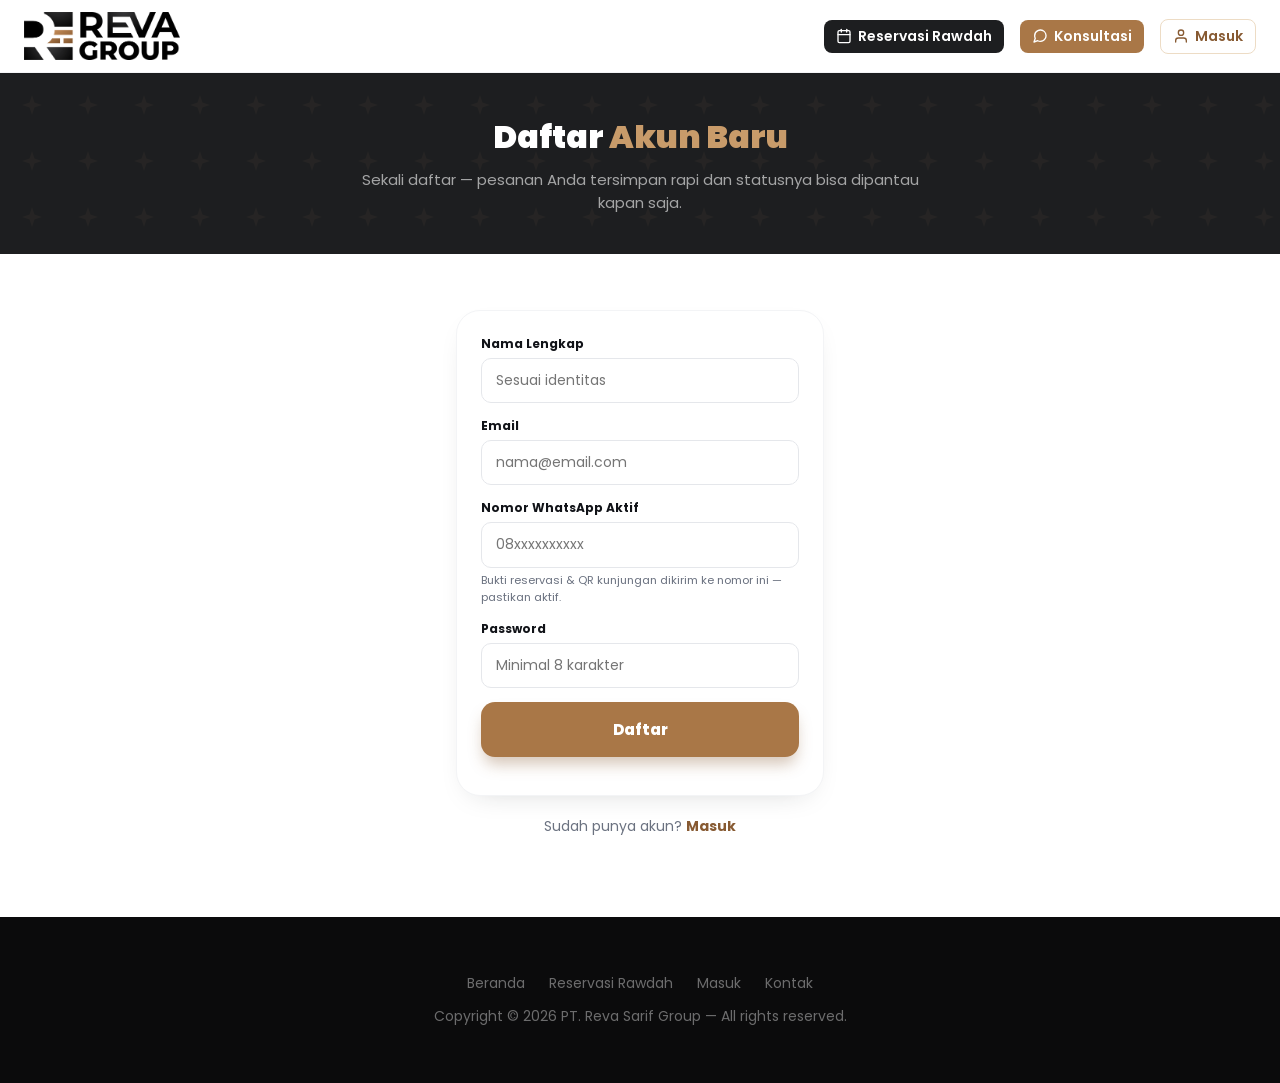
<file: daftar.html>
<!DOCTYPE html>
<html lang="id">
<head>
  <meta charset="UTF-8" />
  <meta name="viewport" content="width=device-width, initial-scale=1.0" />
  <title>Daftar Akun - Reva Group</title>
  <meta name="description" content="Buat akun Reva Group untuk memesan reservasi Rawdah dan memantau status pesanan Anda." />
  <link rel="icon" type="image/png" href="assets/reva-logo.png" />
  <link rel="preconnect" href="https://fonts.googleapis.com" />
  <link rel="preconnect" href="https://fonts.gstatic.com" crossorigin />
  <link href="https://fonts.googleapis.com/css2?family=Poppins:wght@400;500;600;700;800;900&display=swap" rel="stylesheet" />
  <link rel="stylesheet" href="css/style.css" />
</head>
<body>

  <header class="site-header">
    <div class="container">
      <a href="index.html" class="brand">
        <img src="assets/reva-logo.png" alt="Reva Group" />
      </a>
      <nav class="nav-desktop" aria-label="Navigasi utama">
        <a href="reservasi.html" class="nav-pill dark">
          <svg class="icon-sm" viewBox="0 0 24 24" fill="none" stroke="currentColor" stroke-width="2" stroke-linecap="round" stroke-linejoin="round"><rect x="3" y="4" width="18" height="18" rx="2"/><line x1="16" y1="2" x2="16" y2="6"/><line x1="8" y1="2" x2="8" y2="6"/><line x1="3" y1="10" x2="21" y2="10"/></svg>
          Reservasi Rawdah
        </a>
        <a href="index.html#konsultasi" class="nav-pill accent">
          <svg class="icon-sm" viewBox="0 0 24 24" fill="none" stroke="currentColor" stroke-width="2" stroke-linecap="round" stroke-linejoin="round"><path d="M21 11.5a8.38 8.38 0 0 1-.9 3.8 8.5 8.5 0 0 1-7.6 4.7 8.38 8.38 0 0 1-3.8-.9L3 21l1.9-5.7a8.38 8.38 0 0 1-.9-3.8 8.5 8.5 0 0 1 4.7-7.6 8.38 8.38 0 0 1 3.8-.9h.5a8.48 8.48 0 0 1 8 8v.5z"/></svg>
          Konsultasi
        </a>
        <a href="akun.html" class="nav-pill outline">
          <svg class="icon-sm" viewBox="0 0 24 24" fill="none" stroke="currentColor" stroke-width="2" stroke-linecap="round" stroke-linejoin="round"><path d="M20 21v-2a4 4 0 0 0-4-4H8a4 4 0 0 0-4 4v2"/><circle cx="12" cy="7" r="4"/></svg>
          <span class="nav-akun-label">Masuk</span>
        </a>
      </nav>
      <button class="nav-toggle" aria-label="Buka menu" aria-expanded="false" aria-controls="navMobile">
        <svg class="icon" viewBox="0 0 24 24" fill="none" stroke="currentColor" stroke-width="2" stroke-linecap="round"><line x1="3" y1="6" x2="21" y2="6"/><line x1="3" y1="12" x2="21" y2="12"/><line x1="3" y1="18" x2="21" y2="18"/></svg>
      </button>
    </div>
    <nav class="nav-mobile" id="navMobile" aria-label="Navigasi seluler">
      <a href="reservasi.html">Reservasi Rawdah</a>
      <a href="index.html#konsultasi">Konsultasi</a>
      <a href="kontak.html">Kontak</a>
      <a href="akun.html">Akun</a>
    </nav>
  </header>

  <section class="page-hero" style="padding: 2.5rem 0; text-align: center;">
    <svg class="pattern" aria-hidden="true">
      <defs>
        <pattern id="geo-page" width="56" height="56" patternUnits="userSpaceOnUse">
          <polygon points="32,22 34.5,29.5 42,32 34.5,34.5 32,42 29.5,34.5 22,32 29.5,29.5" fill="currentColor" />
        </pattern>
      </defs>
      <rect width="100%" height="100%" fill="url(#geo-page)" />
    </svg>
    <div class="container">
      <h1 style="font-size: clamp(1.5rem, 3.5vw, 2rem);">Daftar <span style="color: var(--bronze-light);">Akun Baru</span></h1>
      <p style="margin: 0.5rem auto 0;">Sekali daftar &mdash; pesanan Anda tersimpan rapi dan statusnya bisa dipantau kapan saja.</p>
    </div>
  </section>

  <section class="auth-wrap">
    <div class="auth-card">
      <form class="auth-body" id="formRegister">
        <div class="form-alert error" id="regAlert" hidden></div>
        <div class="field">
          <label for="regName">Nama Lengkap</label>
          <input id="regName" type="text" autocomplete="name" placeholder="Sesuai identitas" required />
        </div>
        <div class="field">
          <label for="regEmail">Email</label>
          <input id="regEmail" type="email" autocomplete="email" placeholder="nama@email.com" required />
        </div>
        <div class="field">
          <label for="regWa">Nomor WhatsApp Aktif</label>
          <input id="regWa" type="tel" autocomplete="tel" placeholder="08xxxxxxxxxx" required />
          <span class="hint">Bukti reservasi &amp; QR kunjungan dikirim ke nomor ini &mdash; pastikan aktif.</span>
        </div>
        <div class="field">
          <label for="regPass">Password</label>
          <input id="regPass" type="password" autocomplete="new-password" placeholder="Minimal 8 karakter" minlength="8" required />
        </div>
        <button type="submit" class="btn-book" id="btnRegister">Daftar</button>
        <div id="googleWrap" style="display: grid; justify-content: center;"></div>
      </form>
    </div>
    <p style="text-align: center; margin-top: 1.25rem; font-size: 0.875rem; color: var(--muted);">
      Sudah punya akun?
      <a href="masuk.html" style="color: var(--bronze-dark); font-weight: 700;">Masuk</a>
    </p>
  </section>

  <footer class="site-footer">
    <div class="container">
      <div class="footer-bottom" style="margin-top: 0; border-top: 0; padding-top: 0;">
        <div class="footer-bottom-links">
          <a href="index.html">Beranda</a>
          <a href="reservasi.html">Reservasi Rawdah</a>
          <a href="masuk.html">Masuk</a>
          <a href="kontak.html">Kontak</a>
        </div>
        <p>Copyright &copy; 2026 PT. Reva Sarif Group &mdash; All rights reserved.</p>
      </div>
    </div>
  </footer>

  <script src="js/site.js"></script>
  <script src="js/main.js"></script>
  <script src="js/auth.js"></script>
</body>
</html>
</file>
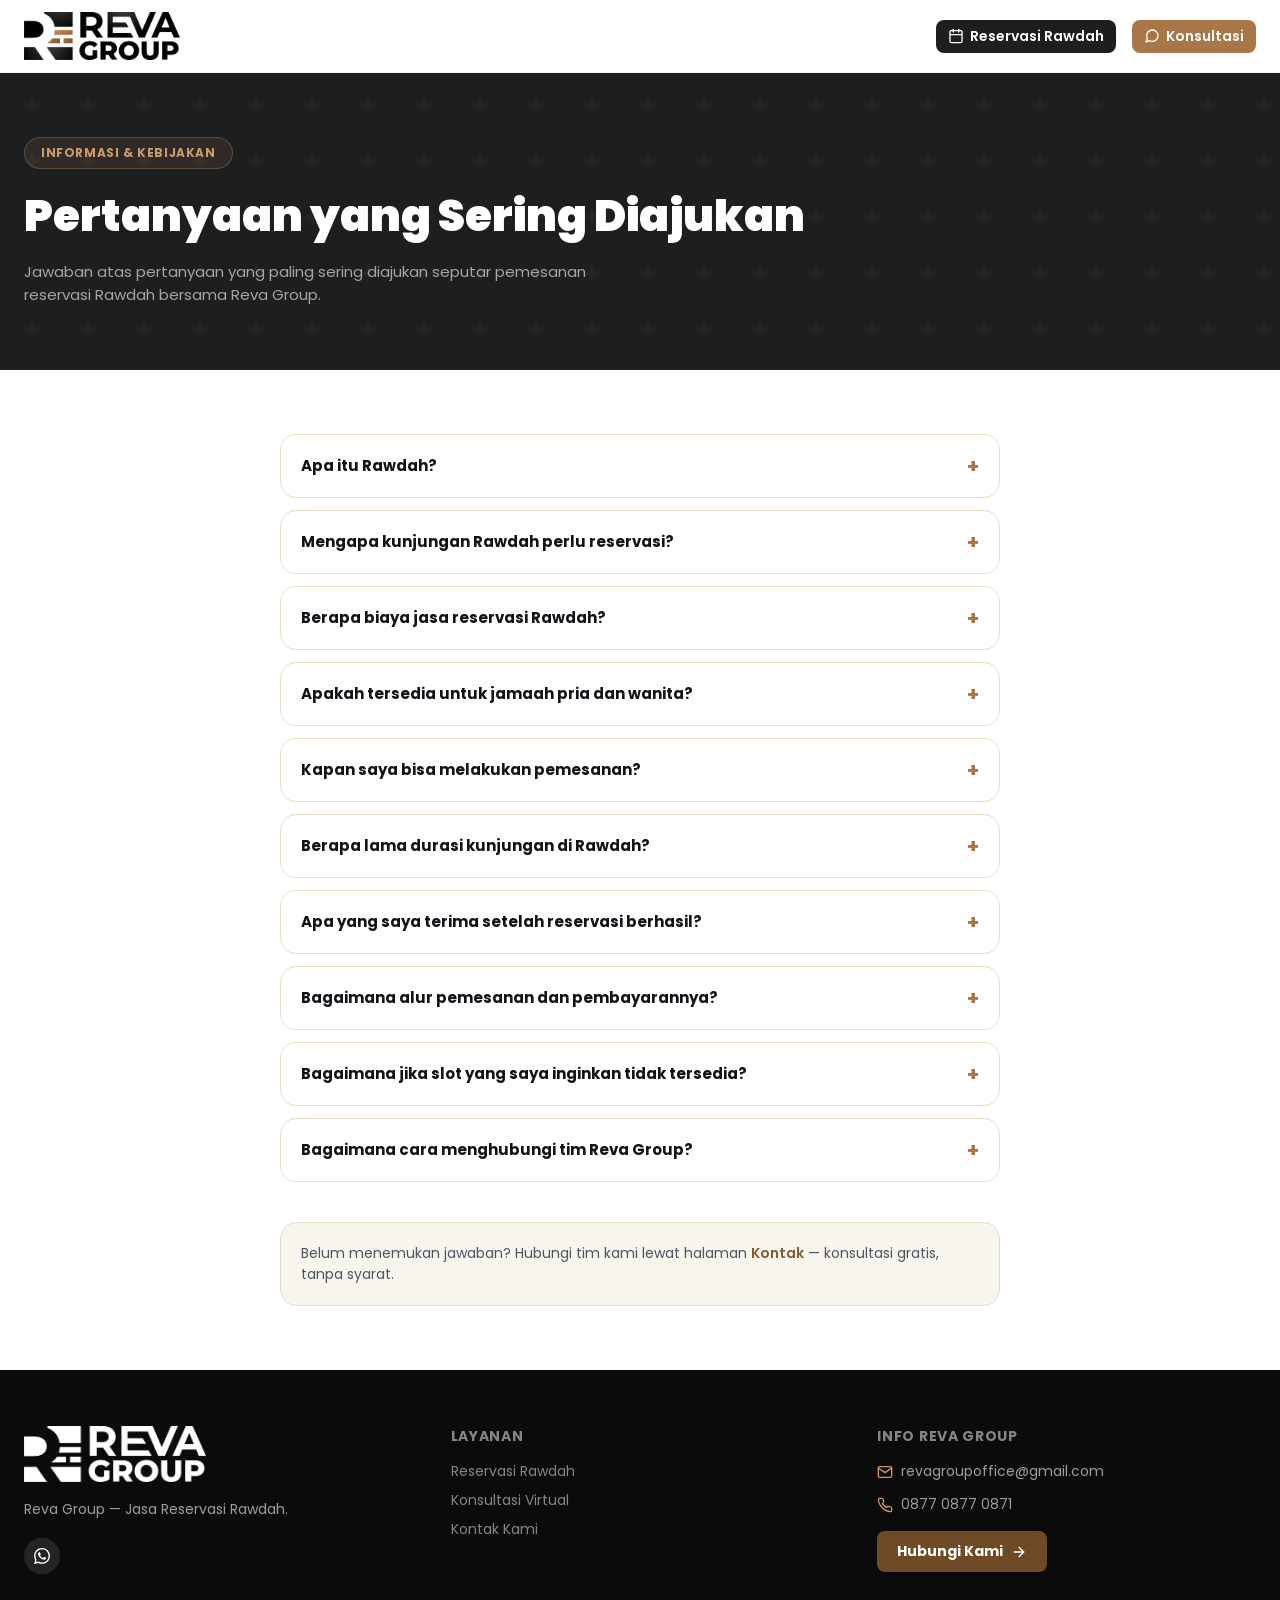
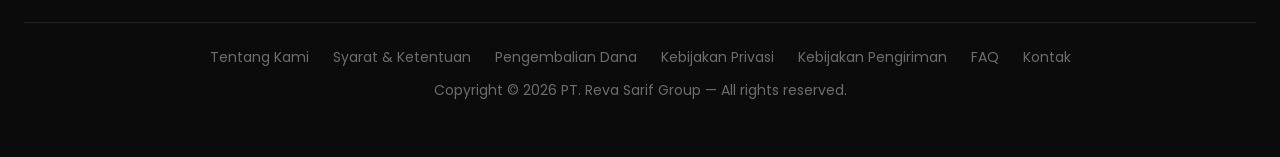
<file: faq.html>
<!DOCTYPE html>
<html lang="id">
<head>
  <meta charset="UTF-8" />
  <meta name="viewport" content="width=device-width, initial-scale=1.0" />
  <title>FAQ - Reva Group</title>
  <meta name="description" content="Pertanyaan yang sering diajukan seputar jasa reservasi Rawdah Reva Group." />
  <link rel="icon" type="image/png" href="assets/reva-logo.png" />
  <link rel="preconnect" href="https://fonts.googleapis.com" />
  <link rel="preconnect" href="https://fonts.gstatic.com" crossorigin />
  <link href="https://fonts.googleapis.com/css2?family=Poppins:wght@400;500;600;700;800;900&display=swap" rel="stylesheet" />
  <link rel="stylesheet" href="css/style.css" />
</head>
<body>

  <header class="site-header">
    <div class="container">
      <a href="index.html" class="brand">
        <img src="assets/reva-logo.png" alt="Reva Group" />
      </a>
      <nav class="nav-desktop" aria-label="Navigasi utama">
        <a href="reservasi.html" class="nav-pill dark">
          <svg class="icon-sm" viewBox="0 0 24 24" fill="none" stroke="currentColor" stroke-width="2" stroke-linecap="round" stroke-linejoin="round"><rect x="3" y="4" width="18" height="18" rx="2"/><line x1="16" y1="2" x2="16" y2="6"/><line x1="8" y1="2" x2="8" y2="6"/><line x1="3" y1="10" x2="21" y2="10"/></svg>
          Reservasi Rawdah
        </a>
        <a href="index.html#konsultasi" class="nav-pill accent">
          <svg class="icon-sm" viewBox="0 0 24 24" fill="none" stroke="currentColor" stroke-width="2" stroke-linecap="round" stroke-linejoin="round"><path d="M21 11.5a8.38 8.38 0 0 1-.9 3.8 8.5 8.5 0 0 1-7.6 4.7 8.38 8.38 0 0 1-3.8-.9L3 21l1.9-5.7a8.38 8.38 0 0 1-.9-3.8 8.5 8.5 0 0 1 4.7-7.6 8.38 8.38 0 0 1 3.8-.9h.5a8.48 8.48 0 0 1 8 8v.5z"/></svg>
          Konsultasi
        </a>
      </nav>
      <button class="nav-toggle" aria-label="Buka menu" aria-expanded="false" aria-controls="navMobile">
        <svg class="icon" viewBox="0 0 24 24" fill="none" stroke="currentColor" stroke-width="2" stroke-linecap="round"><line x1="3" y1="6" x2="21" y2="6"/><line x1="3" y1="12" x2="21" y2="12"/><line x1="3" y1="18" x2="21" y2="18"/></svg>
      </button>
    </div>
    <nav class="nav-mobile" id="navMobile" aria-label="Navigasi seluler">
      <a href="reservasi.html">Reservasi Rawdah</a>
      <a href="index.html#konsultasi">Konsultasi</a>
      <a href="kontak.html">Kontak</a>
    </nav>
  </header>

  <section class="page-hero">
    <svg class="pattern" aria-hidden="true">
      <defs>
        <pattern id="geo-page" width="56" height="56" patternUnits="userSpaceOnUse">
          <polygon points="32,22 34.5,29.5 42,32 34.5,34.5 32,42 29.5,34.5 22,32 29.5,29.5" fill="currentColor" />
        </pattern>
      </defs>
      <rect width="100%" height="100%" fill="url(#geo-page)" />
    </svg>
    <div class="container">
      <span class="badge badge-gold">Informasi &amp; Kebijakan</span>
      <h1>Pertanyaan yang Sering Diajukan</h1>
      <p>Jawaban atas pertanyaan yang paling sering diajukan seputar pemesanan reservasi Rawdah bersama Reva Group.</p>
    </div>
  </section>

  <main class="prose">
    <div class="faq-list">
      <details class="faq-item">
        <summary>Apa itu Rawdah?</summary>
        <div class="faq-body">
          Rawdah Syarifah adalah area istimewa di dalam Masjid Nabawi, Madinah, yang terletak antara
          mimbar dan makam Rasulullah &#65018;. Dalam hadits disebutkan bahwa area ini adalah salah
          satu taman dari taman-taman surga, sehingga menjadi tempat yang sangat dirindukan jamaah
          untuk shalat dan berdoa.
        </div>
      </details>

      <details class="faq-item">
        <summary>Mengapa kunjungan Rawdah perlu reservasi?</summary>
        <div class="faq-body">
          Otoritas Arab Saudi menerapkan sistem izin (tasreh) untuk mengatur kepadatan pengunjung
          Rawdah. Setiap jamaah memerlukan jadwal kunjungan resmi. Reva Group membantu mengurus
          reservasi tersebut sehingga Anda tidak perlu repot mengurusnya sendiri.
        </div>
      </details>

      <details class="faq-item">
        <summary>Berapa biaya jasa reservasi Rawdah?</summary>
        <div class="faq-body">
          Biaya jasa reservasi adalah Rp 165.000 per pax. Biaya ini merupakan biaya jasa pengurusan
          jadwal kunjungan oleh tim Reva Group.
        </div>
      </details>

      <details class="faq-item">
        <summary>Apakah tersedia untuk jamaah pria dan wanita?</summary>
        <div class="faq-body">
          Ya. Reservasi tersedia untuk jamaah pria maupun wanita dengan jadwal kunjungan terpisah,
          mengikuti ketentuan yang berlaku di Masjid Nabawi.
        </div>
      </details>

      <details class="faq-item">
        <summary>Kapan saya bisa melakukan pemesanan?</summary>
        <div class="faq-body">
          Pemesanan dapat dilakukan kapan saja melalui WhatsApp 0877 0877 0871. Tim kami akan
          memproses reservasi sesuai ketersediaan slot secara real time.
        </div>
      </details>

      <details class="faq-item">
        <summary>Berapa lama durasi kunjungan di Rawdah?</summary>
        <div class="faq-body">
          Durasi kunjungan umumnya sekitar 30&ndash;45 menit, mengikuti pengaturan petugas di
          lokasi.
        </div>
      </details>

      <details class="faq-item">
        <summary>Apa yang saya terima setelah reservasi berhasil?</summary>
        <div class="faq-body">
          Anda akan menerima bukti reservasi berisi jadwal kunjungan, dan QR kunjungan bila
          tersedia, yang ditunjukkan kepada petugas saat memasuki area Rawdah.
        </div>
      </details>

      <details class="faq-item">
        <summary>Bagaimana alur pemesanan dan pembayarannya?</summary>
        <div class="faq-body">
          <strong>1.</strong> Hubungi kami via WhatsApp 0877 0877 0871 dan sampaikan jadwal yang
          diinginkan. <strong>2.</strong> Tim kami mengecek ketersediaan slot dan mengonfirmasi
          total biaya. <strong>3.</strong> Lakukan pembayaran melalui kanal pembayaran resmi yang
          kami informasikan. <strong>4.</strong> Setelah pembayaran terkonfirmasi, bukti reservasi
          dan QR kunjungan (bila tersedia) dikirim via WhatsApp/email sesuai
          <a href="kebijakan-pengiriman.html" style="color: var(--bronze-dark); font-weight: 600;">Kebijakan Pengiriman</a>.
        </div>
      </details>

      <details class="faq-item">
        <summary>Bagaimana jika slot yang saya inginkan tidak tersedia?</summary>
        <div class="faq-body">
          Tim kami akan menawarkan jadwal alternatif terdekat. Jika tidak ada jadwal yang cocok dan
          reservasi tidak diproses, dana Anda dikembalikan penuh sesuai kebijakan
          <a href="pengembalian-dana.html" style="color: var(--bronze-dark); font-weight: 600;">Pengembalian Dana</a>.
        </div>
      </details>

      <details class="faq-item">
        <summary>Bagaimana cara menghubungi tim Reva Group?</summary>
        <div class="faq-body">
          Anda dapat menghubungi kami melalui WhatsApp 0877 0877 0871 atau email
          revagroupoffice@gmail.com. Layanan support tersedia 24 jam.
        </div>
      </details>
    </div>

    <div class="note">
      Belum menemukan jawaban? Hubungi tim kami lewat halaman
      <a href="kontak.html" style="color: var(--bronze-dark); font-weight: 600;">Kontak</a> &mdash;
      konsultasi gratis, tanpa syarat.
    </div>
  </main>

  <footer class="site-footer">
    <div class="container">
      <div class="footer-grid">
        <div class="footer-brand">
          <img src="assets/reva-logo.png" alt="Reva Group" />
          <p class="footer-tagline">
            Reva Group &mdash; Jasa Reservasi Rawdah.
          </p>
          <div class="socials">
            <a href="https://wa.me/6287708770871" aria-label="WhatsApp">
              <svg class="icon-sm" viewBox="0 0 24 24" fill="currentColor"><path d="M17.472 14.382c-.297-.149-1.758-.867-2.03-.967-.273-.099-.471-.148-.67.15-.197.297-.767.966-.94 1.164-.173.199-.347.223-.644.075-.297-.15-1.255-.463-2.39-1.475-.883-.788-1.48-1.761-1.653-2.059-.173-.297-.018-.458.13-.606.134-.133.297-.347.446-.52.149-.174.198-.298.298-.497.099-.198.05-.371-.025-.52-.075-.149-.669-1.612-.916-2.207-.242-.579-.487-.5-.669-.51-.173-.008-.371-.01-.57-.01-.198 0-.52.074-.792.372-.272.297-1.04 1.016-1.04 2.479 0 1.462 1.065 2.875 1.213 3.074.149.198 2.096 3.2 5.077 4.487.709.306 1.262.489 1.694.625.712.227 1.36.195 1.871.118.571-.085 1.758-.719 2.006-1.413.248-.694.248-1.289.173-1.413-.074-.124-.272-.198-.57-.347m-5.421 7.403h-.004a9.87 9.87 0 0 1-5.031-1.378l-.361-.214-3.741.982.998-3.648-.235-.374a9.86 9.86 0 0 1-1.511-5.26c.001-5.45 4.436-9.884 9.888-9.884 2.64 0 5.122 1.03 6.988 2.898a9.825 9.825 0 0 1 2.893 6.994c-.003 5.45-4.437 9.884-9.884 9.884m8.413-18.297A11.815 11.815 0 0 0 12.05 0C5.495 0 .16 5.335.157 11.892c0 2.096.547 4.142 1.588 5.945L.057 24l6.305-1.654a11.882 11.882 0 0 0 5.683 1.448h.005c6.554 0 11.89-5.335 11.893-11.893a11.821 11.821 0 0 0-3.48-8.413z"/></svg>
            </a>
          </div>
        </div>
        <div class="footer-col">
          <h3>Layanan</h3>
          <div class="footer-links">
            <a href="reservasi.html">Reservasi Rawdah</a>
            <a href="index.html#konsultasi">Konsultasi Virtual</a>
            <a href="kontak.html">Kontak Kami</a>
          </div>
        </div>
        <div class="footer-col">
          <h3>Info Reva Group</h3>
          <div class="footer-contact">
            <div>
              <svg class="icon-sm" viewBox="0 0 24 24" fill="none" stroke="currentColor" stroke-width="2" stroke-linecap="round" stroke-linejoin="round"><path d="M4 4h16c1.1 0 2 .9 2 2v12c0 1.1-.9 2-2 2H4c-1.1 0-2-.9-2-2V6c0-1.1.9-2 2-2z"/><polyline points="22,6 12,13 2,6"/></svg>
              <a href="mailto:revagroupoffice@gmail.com">revagroupoffice@gmail.com</a>
            </div>
            <div>
              <svg class="icon-sm" viewBox="0 0 24 24" fill="none" stroke="currentColor" stroke-width="2" stroke-linecap="round" stroke-linejoin="round"><path d="M22 16.92v3a2 2 0 0 1-2.18 2 19.79 19.79 0 0 1-8.63-3.07 19.5 19.5 0 0 1-6-6 19.79 19.79 0 0 1-3.07-8.67A2 2 0 0 1 4.11 2h3a2 2 0 0 1 2 1.72 12.84 12.84 0 0 0 .7 2.81 2 2 0 0 1-.45 2.11L8.09 9.91a16 16 0 0 0 6 6l1.27-1.27a2 2 0 0 1 2.11-.45 12.84 12.84 0 0 0 2.81.7A2 2 0 0 1 22 16.92z"/></svg>
              <span>0877 0877 0871</span>
            </div>
          </div>
          <a href="kontak.html" class="btn-footer">
            Hubungi Kami
            <svg class="icon-sm" viewBox="0 0 24 24" fill="none" stroke="currentColor" stroke-width="2" stroke-linecap="round" stroke-linejoin="round"><line x1="5" y1="12" x2="19" y2="12"/><polyline points="12 5 19 12 12 19"/></svg>
          </a>
        </div>
      </div>
      <div class="footer-bottom">
        <div class="footer-bottom-links">
          <a href="tentang-kami.html">Tentang Kami</a>
          <a href="syarat-ketentuan.html">Syarat &amp; Ketentuan</a>
          <a href="pengembalian-dana.html">Pengembalian Dana</a>
          <a href="kebijakan-privasi.html">Kebijakan Privasi</a>
          <a href="kebijakan-pengiriman.html">Kebijakan Pengiriman</a>
          <a href="faq.html">FAQ</a>
          <a href="kontak.html">Kontak</a>
        </div>
        <p>Copyright &copy; 2026 PT. Reva Sarif Group &mdash; All rights reserved.</p>
      </div>
    </div>
  </footer>

  <script src="js/main.js"></script>
</body>
</html>
</file>
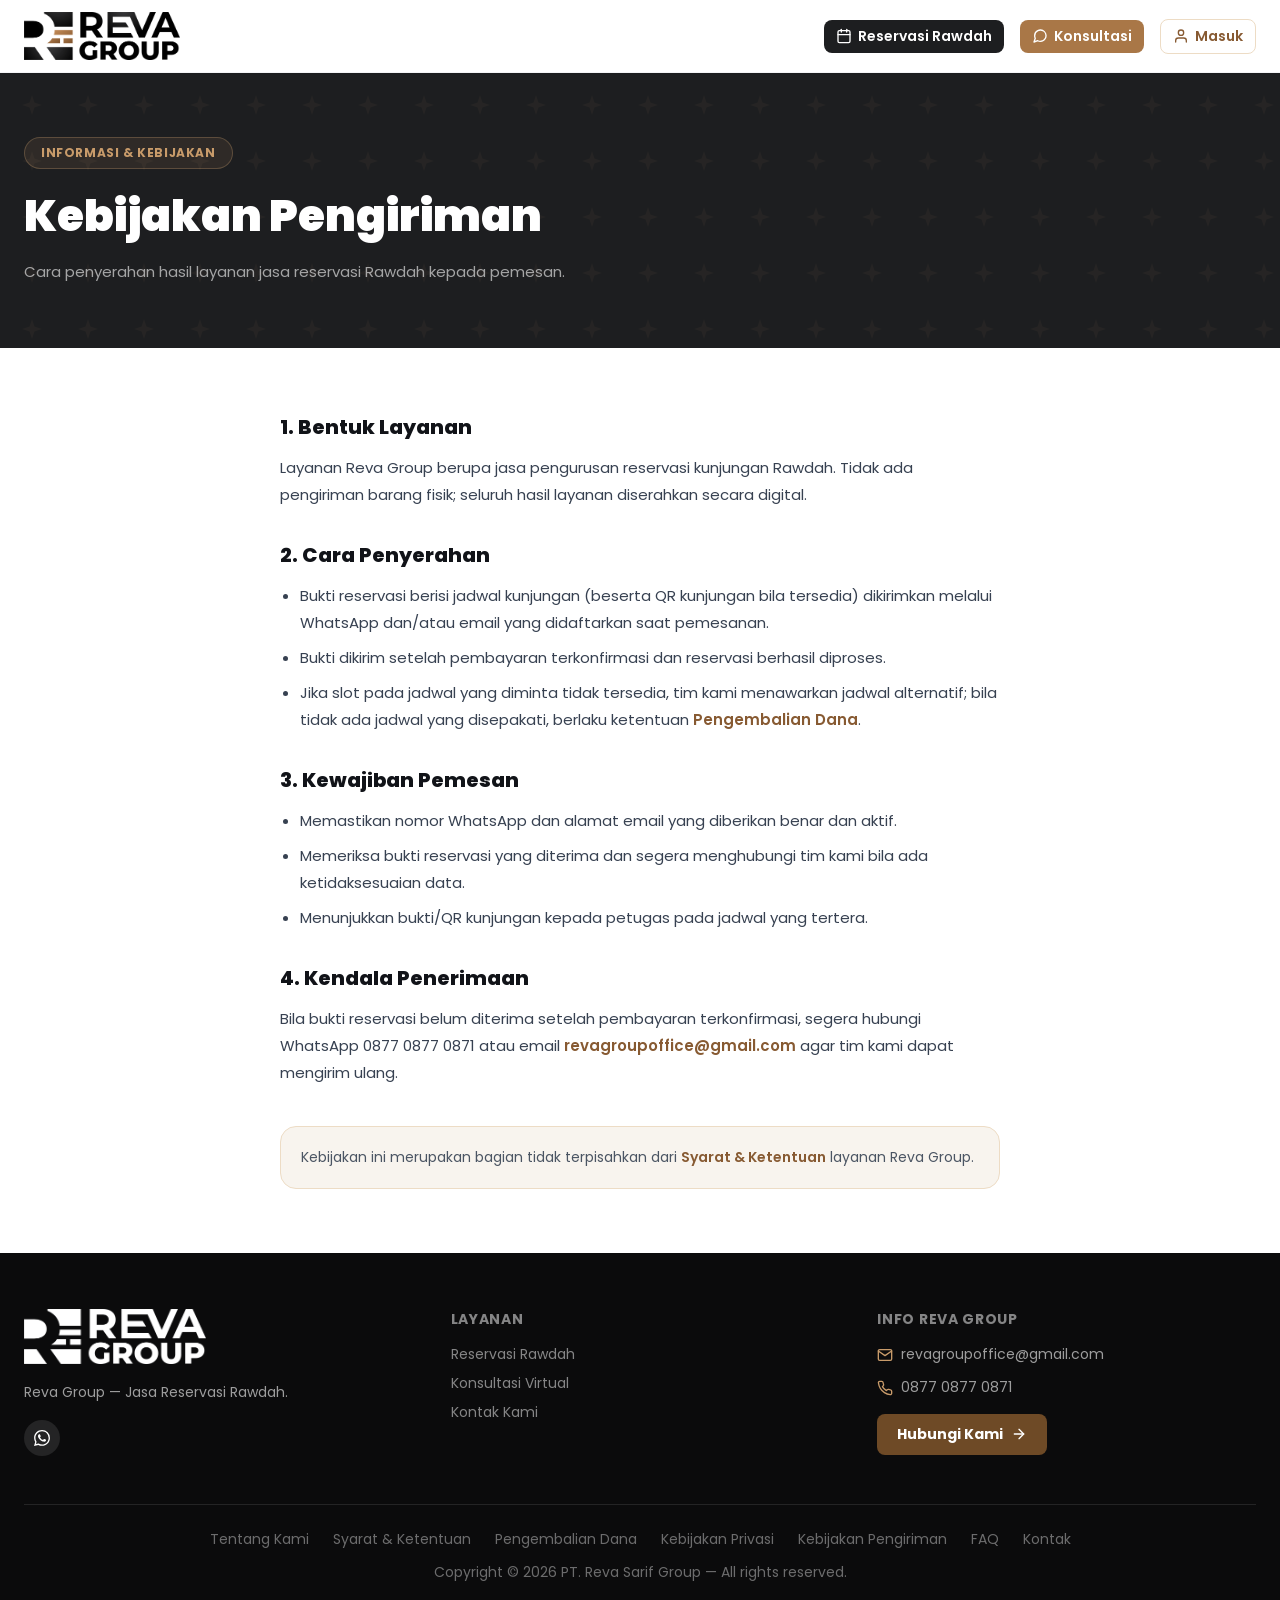
<file: kebijakan-pengiriman.html>
<!DOCTYPE html>
<html lang="id">
<head>
  <meta charset="UTF-8" />
  <meta name="viewport" content="width=device-width, initial-scale=1.0" />
  <title>Kebijakan Pengiriman - Reva Group</title>
  <meta name="description" content="Cara penyerahan layanan jasa reservasi Rawdah Reva Group: bukti reservasi dan QR kunjungan dikirim digital via WhatsApp atau email." />
  <link rel="icon" type="image/png" href="assets/reva-logo.png" />
  <link rel="preconnect" href="https://fonts.googleapis.com" />
  <link rel="preconnect" href="https://fonts.gstatic.com" crossorigin />
  <link href="https://fonts.googleapis.com/css2?family=Poppins:wght@400;500;600;700;800;900&display=swap" rel="stylesheet" />
  <link rel="stylesheet" href="css/style.css" />
</head>
<body>

  <header class="site-header">
    <div class="container">
      <a href="index.html" class="brand">
        <img src="assets/reva-logo.png" alt="Reva Group" />
      </a>
      <nav class="nav-desktop" aria-label="Navigasi utama">
        <a href="reservasi.html" class="nav-pill dark">
          <svg class="icon-sm" viewBox="0 0 24 24" fill="none" stroke="currentColor" stroke-width="2" stroke-linecap="round" stroke-linejoin="round"><rect x="3" y="4" width="18" height="18" rx="2"/><line x1="16" y1="2" x2="16" y2="6"/><line x1="8" y1="2" x2="8" y2="6"/><line x1="3" y1="10" x2="21" y2="10"/></svg>
          Reservasi Rawdah
        </a>
        <a href="index.html#konsultasi" class="nav-pill accent">
          <svg class="icon-sm" viewBox="0 0 24 24" fill="none" stroke="currentColor" stroke-width="2" stroke-linecap="round" stroke-linejoin="round"><path d="M21 11.5a8.38 8.38 0 0 1-.9 3.8 8.5 8.5 0 0 1-7.6 4.7 8.38 8.38 0 0 1-3.8-.9L3 21l1.9-5.7a8.38 8.38 0 0 1-.9-3.8 8.5 8.5 0 0 1 4.7-7.6 8.38 8.38 0 0 1 3.8-.9h.5a8.48 8.48 0 0 1 8 8v.5z"/></svg>
          Konsultasi
        </a>
        <a href="akun.html" class="nav-pill outline">
          <svg class="icon-sm" viewBox="0 0 24 24" fill="none" stroke="currentColor" stroke-width="2" stroke-linecap="round" stroke-linejoin="round"><path d="M20 21v-2a4 4 0 0 0-4-4H8a4 4 0 0 0-4 4v2"/><circle cx="12" cy="7" r="4"/></svg>
          <span class="nav-akun-label">Masuk</span>
        </a>
      </nav>
      <button class="nav-toggle" aria-label="Buka menu" aria-expanded="false" aria-controls="navMobile">
        <svg class="icon" viewBox="0 0 24 24" fill="none" stroke="currentColor" stroke-width="2" stroke-linecap="round"><line x1="3" y1="6" x2="21" y2="6"/><line x1="3" y1="12" x2="21" y2="12"/><line x1="3" y1="18" x2="21" y2="18"/></svg>
      </button>
    </div>
    <nav class="nav-mobile" id="navMobile" aria-label="Navigasi seluler">
      <a href="reservasi.html">Reservasi Rawdah</a>
      <a href="index.html#konsultasi">Konsultasi</a>
      <a href="kontak.html">Kontak</a>
      <a href="akun.html">Akun</a>
    </nav>
  </header>

  <section class="page-hero">
    <svg class="pattern" aria-hidden="true">
      <defs>
        <pattern id="geo-page" width="56" height="56" patternUnits="userSpaceOnUse">
          <polygon points="32,22 34.5,29.5 42,32 34.5,34.5 32,42 29.5,34.5 22,32 29.5,29.5" fill="currentColor" />
        </pattern>
      </defs>
      <rect width="100%" height="100%" fill="url(#geo-page)" />
    </svg>
    <div class="container">
      <span class="badge badge-gold">Informasi &amp; Kebijakan</span>
      <h1>Kebijakan Pengiriman</h1>
      <p>Cara penyerahan hasil layanan jasa reservasi Rawdah kepada pemesan.</p>
    </div>
  </section>

  <main class="prose">
    <h2>1. Bentuk Layanan</h2>
    <p>
      Layanan Reva Group berupa jasa pengurusan reservasi kunjungan Rawdah. Tidak ada pengiriman
      barang fisik; seluruh hasil layanan diserahkan secara digital.
    </p>

    <h2>2. Cara Penyerahan</h2>
    <ul>
      <li>Bukti reservasi berisi jadwal kunjungan (beserta QR kunjungan bila tersedia) dikirimkan melalui WhatsApp dan/atau email yang didaftarkan saat pemesanan.</li>
      <li>Bukti dikirim setelah pembayaran terkonfirmasi dan reservasi berhasil diproses.</li>
      <li>Jika slot pada jadwal yang diminta tidak tersedia, tim kami menawarkan jadwal alternatif; bila tidak ada jadwal yang disepakati, berlaku ketentuan <a href="pengembalian-dana.html" style="color: var(--bronze-dark); font-weight: 600;">Pengembalian Dana</a>.</li>
    </ul>

    <h2>3. Kewajiban Pemesan</h2>
    <ul>
      <li>Memastikan nomor WhatsApp dan alamat email yang diberikan benar dan aktif.</li>
      <li>Memeriksa bukti reservasi yang diterima dan segera menghubungi tim kami bila ada ketidaksesuaian data.</li>
      <li>Menunjukkan bukti/QR kunjungan kepada petugas pada jadwal yang tertera.</li>
    </ul>

    <h2>4. Kendala Penerimaan</h2>
    <p>
      Bila bukti reservasi belum diterima setelah pembayaran terkonfirmasi, segera hubungi
      WhatsApp 0877 0877 0871 atau email
      <a href="mailto:revagroupoffice@gmail.com" style="color: var(--bronze-dark); font-weight: 600;">revagroupoffice@gmail.com</a>
      agar tim kami dapat mengirim ulang.
    </p>

    <div class="note">
      Kebijakan ini merupakan bagian tidak terpisahkan dari
      <a href="syarat-ketentuan.html" style="color: var(--bronze-dark); font-weight: 600;">Syarat &amp; Ketentuan</a>
      layanan Reva Group.
    </div>
  </main>

  <footer class="site-footer">
    <div class="container">
      <div class="footer-grid">
        <div class="footer-brand">
          <img src="assets/reva-logo.png" alt="Reva Group" />
          <p class="footer-tagline">
            Reva Group &mdash; Jasa Reservasi Rawdah.
          </p>
          <div class="socials">
            <a href="https://wa.me/6287708770871" aria-label="WhatsApp">
              <svg class="icon-sm" viewBox="0 0 24 24" fill="currentColor"><path d="M17.472 14.382c-.297-.149-1.758-.867-2.03-.967-.273-.099-.471-.148-.67.15-.197.297-.767.966-.94 1.164-.173.199-.347.223-.644.075-.297-.15-1.255-.463-2.39-1.475-.883-.788-1.48-1.761-1.653-2.059-.173-.297-.018-.458.13-.606.134-.133.297-.347.446-.52.149-.174.198-.298.298-.497.099-.198.05-.371-.025-.52-.075-.149-.669-1.612-.916-2.207-.242-.579-.487-.5-.669-.51-.173-.008-.371-.01-.57-.01-.198 0-.52.074-.792.372-.272.297-1.04 1.016-1.04 2.479 0 1.462 1.065 2.875 1.213 3.074.149.198 2.096 3.2 5.077 4.487.709.306 1.262.489 1.694.625.712.227 1.36.195 1.871.118.571-.085 1.758-.719 2.006-1.413.248-.694.248-1.289.173-1.413-.074-.124-.272-.198-.57-.347m-5.421 7.403h-.004a9.87 9.87 0 0 1-5.031-1.378l-.361-.214-3.741.982.998-3.648-.235-.374a9.86 9.86 0 0 1-1.511-5.26c.001-5.45 4.436-9.884 9.888-9.884 2.64 0 5.122 1.03 6.988 2.898a9.825 9.825 0 0 1 2.893 6.994c-.003 5.45-4.437 9.884-9.884 9.884m8.413-18.297A11.815 11.815 0 0 0 12.05 0C5.495 0 .16 5.335.157 11.892c0 2.096.547 4.142 1.588 5.945L.057 24l6.305-1.654a11.882 11.882 0 0 0 5.683 1.448h.005c6.554 0 11.89-5.335 11.893-11.893a11.821 11.821 0 0 0-3.48-8.413z"/></svg>
            </a>
          </div>
        </div>
        <div class="footer-col">
          <h3>Layanan</h3>
          <div class="footer-links">
            <a href="reservasi.html">Reservasi Rawdah</a>
            <a href="index.html#konsultasi">Konsultasi Virtual</a>
            <a href="kontak.html">Kontak Kami</a>
          </div>
        </div>
        <div class="footer-col">
          <h3>Info Reva Group</h3>
          <div class="footer-contact">
            <div>
              <svg class="icon-sm" viewBox="0 0 24 24" fill="none" stroke="currentColor" stroke-width="2" stroke-linecap="round" stroke-linejoin="round"><path d="M4 4h16c1.1 0 2 .9 2 2v12c0 1.1-.9 2-2 2H4c-1.1 0-2-.9-2-2V6c0-1.1.9-2 2-2z"/><polyline points="22,6 12,13 2,6"/></svg>
              <a href="mailto:revagroupoffice@gmail.com">revagroupoffice@gmail.com</a>
            </div>
            <div>
              <svg class="icon-sm" viewBox="0 0 24 24" fill="none" stroke="currentColor" stroke-width="2" stroke-linecap="round" stroke-linejoin="round"><path d="M22 16.92v3a2 2 0 0 1-2.18 2 19.79 19.79 0 0 1-8.63-3.07 19.5 19.5 0 0 1-6-6 19.79 19.79 0 0 1-3.07-8.67A2 2 0 0 1 4.11 2h3a2 2 0 0 1 2 1.72 12.84 12.84 0 0 0 .7 2.81 2 2 0 0 1-.45 2.11L8.09 9.91a16 16 0 0 0 6 6l1.27-1.27a2 2 0 0 1 2.11-.45 12.84 12.84 0 0 0 2.81.7A2 2 0 0 1 22 16.92z"/></svg>
              <span>0877 0877 0871</span>
            </div>
          </div>
          <a href="kontak.html" class="btn-footer">
            Hubungi Kami
            <svg class="icon-sm" viewBox="0 0 24 24" fill="none" stroke="currentColor" stroke-width="2" stroke-linecap="round" stroke-linejoin="round"><line x1="5" y1="12" x2="19" y2="12"/><polyline points="12 5 19 12 12 19"/></svg>
          </a>
        </div>
      </div>
      <div class="footer-bottom">
        <div class="footer-bottom-links">
          <a href="tentang-kami.html">Tentang Kami</a>
          <a href="syarat-ketentuan.html">Syarat &amp; Ketentuan</a>
          <a href="pengembalian-dana.html">Pengembalian Dana</a>
          <a href="kebijakan-privasi.html">Kebijakan Privasi</a>
          <a href="kebijakan-pengiriman.html">Kebijakan Pengiriman</a>
          <a href="faq.html">FAQ</a>
          <a href="kontak.html">Kontak</a>
        </div>
        <p>Copyright &copy; 2026 PT. Reva Sarif Group &mdash; All rights reserved.</p>
      </div>
    </div>
  </footer>

  <script src="js/site.js"></script>
  <script src="js/main.js"></script>
</body>
</html>
</file>
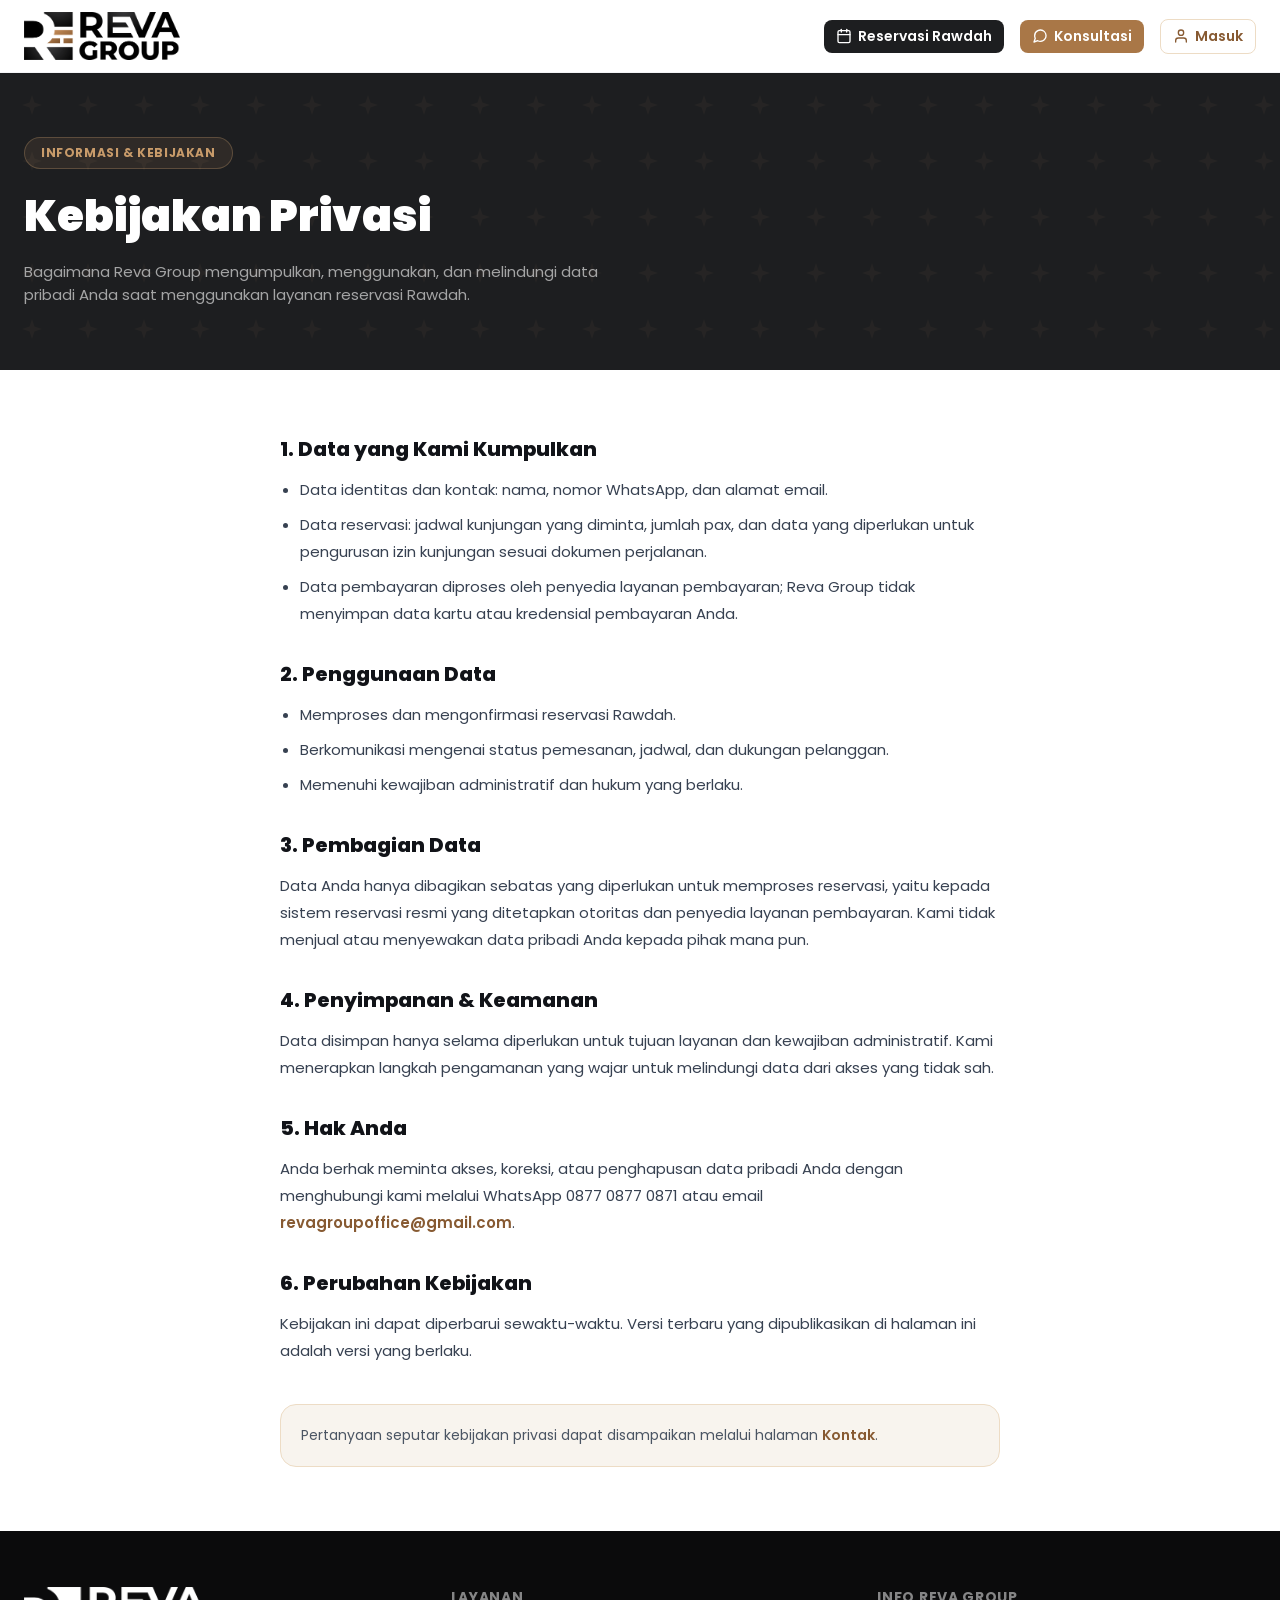
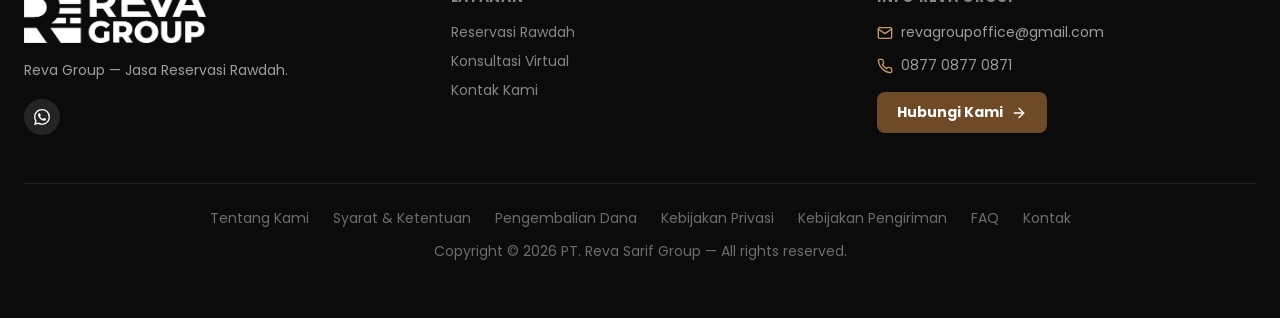
<file: kebijakan-privasi.html>
<!DOCTYPE html>
<html lang="id">
<head>
  <meta charset="UTF-8" />
  <meta name="viewport" content="width=device-width, initial-scale=1.0" />
  <title>Kebijakan Privasi - Reva Group</title>
  <meta name="description" content="Kebijakan privasi layanan jasa reservasi Rawdah Reva Group." />
  <link rel="icon" type="image/png" href="assets/reva-logo.png" />
  <link rel="preconnect" href="https://fonts.googleapis.com" />
  <link rel="preconnect" href="https://fonts.gstatic.com" crossorigin />
  <link href="https://fonts.googleapis.com/css2?family=Poppins:wght@400;500;600;700;800;900&display=swap" rel="stylesheet" />
  <link rel="stylesheet" href="css/style.css" />
</head>
<body>

  <header class="site-header">
    <div class="container">
      <a href="index.html" class="brand">
        <img src="assets/reva-logo.png" alt="Reva Group" />
      </a>
      <nav class="nav-desktop" aria-label="Navigasi utama">
        <a href="reservasi.html" class="nav-pill dark">
          <svg class="icon-sm" viewBox="0 0 24 24" fill="none" stroke="currentColor" stroke-width="2" stroke-linecap="round" stroke-linejoin="round"><rect x="3" y="4" width="18" height="18" rx="2"/><line x1="16" y1="2" x2="16" y2="6"/><line x1="8" y1="2" x2="8" y2="6"/><line x1="3" y1="10" x2="21" y2="10"/></svg>
          Reservasi Rawdah
        </a>
        <a href="index.html#konsultasi" class="nav-pill accent">
          <svg class="icon-sm" viewBox="0 0 24 24" fill="none" stroke="currentColor" stroke-width="2" stroke-linecap="round" stroke-linejoin="round"><path d="M21 11.5a8.38 8.38 0 0 1-.9 3.8 8.5 8.5 0 0 1-7.6 4.7 8.38 8.38 0 0 1-3.8-.9L3 21l1.9-5.7a8.38 8.38 0 0 1-.9-3.8 8.5 8.5 0 0 1 4.7-7.6 8.38 8.38 0 0 1 3.8-.9h.5a8.48 8.48 0 0 1 8 8v.5z"/></svg>
          Konsultasi
        </a>
        <a href="akun.html" class="nav-pill outline">
          <svg class="icon-sm" viewBox="0 0 24 24" fill="none" stroke="currentColor" stroke-width="2" stroke-linecap="round" stroke-linejoin="round"><path d="M20 21v-2a4 4 0 0 0-4-4H8a4 4 0 0 0-4 4v2"/><circle cx="12" cy="7" r="4"/></svg>
          <span class="nav-akun-label">Masuk</span>
        </a>
      </nav>
      <button class="nav-toggle" aria-label="Buka menu" aria-expanded="false" aria-controls="navMobile">
        <svg class="icon" viewBox="0 0 24 24" fill="none" stroke="currentColor" stroke-width="2" stroke-linecap="round"><line x1="3" y1="6" x2="21" y2="6"/><line x1="3" y1="12" x2="21" y2="12"/><line x1="3" y1="18" x2="21" y2="18"/></svg>
      </button>
    </div>
    <nav class="nav-mobile" id="navMobile" aria-label="Navigasi seluler">
      <a href="reservasi.html">Reservasi Rawdah</a>
      <a href="index.html#konsultasi">Konsultasi</a>
      <a href="kontak.html">Kontak</a>
      <a href="akun.html">Akun</a>
    </nav>
  </header>

  <section class="page-hero">
    <svg class="pattern" aria-hidden="true">
      <defs>
        <pattern id="geo-page" width="56" height="56" patternUnits="userSpaceOnUse">
          <polygon points="32,22 34.5,29.5 42,32 34.5,34.5 32,42 29.5,34.5 22,32 29.5,29.5" fill="currentColor" />
        </pattern>
      </defs>
      <rect width="100%" height="100%" fill="url(#geo-page)" />
    </svg>
    <div class="container">
      <span class="badge badge-gold">Informasi &amp; Kebijakan</span>
      <h1>Kebijakan Privasi</h1>
      <p>Bagaimana Reva Group mengumpulkan, menggunakan, dan melindungi data pribadi Anda saat menggunakan layanan reservasi Rawdah.</p>
    </div>
  </section>

  <main class="prose">
    <h2>1. Data yang Kami Kumpulkan</h2>
    <ul>
      <li>Data identitas dan kontak: nama, nomor WhatsApp, dan alamat email.</li>
      <li>Data reservasi: jadwal kunjungan yang diminta, jumlah pax, dan data yang diperlukan untuk pengurusan izin kunjungan sesuai dokumen perjalanan.</li>
      <li>Data pembayaran diproses oleh penyedia layanan pembayaran; Reva Group tidak menyimpan data kartu atau kredensial pembayaran Anda.</li>
    </ul>

    <h2>2. Penggunaan Data</h2>
    <ul>
      <li>Memproses dan mengonfirmasi reservasi Rawdah.</li>
      <li>Berkomunikasi mengenai status pemesanan, jadwal, dan dukungan pelanggan.</li>
      <li>Memenuhi kewajiban administratif dan hukum yang berlaku.</li>
    </ul>

    <h2>3. Pembagian Data</h2>
    <p>
      Data Anda hanya dibagikan sebatas yang diperlukan untuk memproses reservasi, yaitu kepada
      sistem reservasi resmi yang ditetapkan otoritas dan penyedia layanan pembayaran. Kami tidak
      menjual atau menyewakan data pribadi Anda kepada pihak mana pun.
    </p>

    <h2>4. Penyimpanan &amp; Keamanan</h2>
    <p>
      Data disimpan hanya selama diperlukan untuk tujuan layanan dan kewajiban administratif. Kami
      menerapkan langkah pengamanan yang wajar untuk melindungi data dari akses yang tidak sah.
    </p>

    <h2>5. Hak Anda</h2>
    <p>
      Anda berhak meminta akses, koreksi, atau penghapusan data pribadi Anda dengan menghubungi
      kami melalui WhatsApp 0877 0877 0871 atau email
      <a href="mailto:revagroupoffice@gmail.com" style="color: var(--bronze-dark); font-weight: 600;">revagroupoffice@gmail.com</a>.
    </p>

    <h2>6. Perubahan Kebijakan</h2>
    <p>
      Kebijakan ini dapat diperbarui sewaktu-waktu. Versi terbaru yang dipublikasikan di halaman
      ini adalah versi yang berlaku.
    </p>

    <div class="note">
      Pertanyaan seputar kebijakan privasi dapat disampaikan melalui halaman
      <a href="kontak.html" style="color: var(--bronze-dark); font-weight: 600;">Kontak</a>.
    </div>
  </main>

  <footer class="site-footer">
    <div class="container">
      <div class="footer-grid">
        <div class="footer-brand">
          <img src="assets/reva-logo.png" alt="Reva Group" />
          <p class="footer-tagline">
            Reva Group &mdash; Jasa Reservasi Rawdah.
          </p>
          <div class="socials">
            <a href="https://wa.me/6287708770871" aria-label="WhatsApp">
              <svg class="icon-sm" viewBox="0 0 24 24" fill="currentColor"><path d="M17.472 14.382c-.297-.149-1.758-.867-2.03-.967-.273-.099-.471-.148-.67.15-.197.297-.767.966-.94 1.164-.173.199-.347.223-.644.075-.297-.15-1.255-.463-2.39-1.475-.883-.788-1.48-1.761-1.653-2.059-.173-.297-.018-.458.13-.606.134-.133.297-.347.446-.52.149-.174.198-.298.298-.497.099-.198.05-.371-.025-.52-.075-.149-.669-1.612-.916-2.207-.242-.579-.487-.5-.669-.51-.173-.008-.371-.01-.57-.01-.198 0-.52.074-.792.372-.272.297-1.04 1.016-1.04 2.479 0 1.462 1.065 2.875 1.213 3.074.149.198 2.096 3.2 5.077 4.487.709.306 1.262.489 1.694.625.712.227 1.36.195 1.871.118.571-.085 1.758-.719 2.006-1.413.248-.694.248-1.289.173-1.413-.074-.124-.272-.198-.57-.347m-5.421 7.403h-.004a9.87 9.87 0 0 1-5.031-1.378l-.361-.214-3.741.982.998-3.648-.235-.374a9.86 9.86 0 0 1-1.511-5.26c.001-5.45 4.436-9.884 9.888-9.884 2.64 0 5.122 1.03 6.988 2.898a9.825 9.825 0 0 1 2.893 6.994c-.003 5.45-4.437 9.884-9.884 9.884m8.413-18.297A11.815 11.815 0 0 0 12.05 0C5.495 0 .16 5.335.157 11.892c0 2.096.547 4.142 1.588 5.945L.057 24l6.305-1.654a11.882 11.882 0 0 0 5.683 1.448h.005c6.554 0 11.89-5.335 11.893-11.893a11.821 11.821 0 0 0-3.48-8.413z"/></svg>
            </a>
          </div>
        </div>
        <div class="footer-col">
          <h3>Layanan</h3>
          <div class="footer-links">
            <a href="reservasi.html">Reservasi Rawdah</a>
            <a href="index.html#konsultasi">Konsultasi Virtual</a>
            <a href="kontak.html">Kontak Kami</a>
          </div>
        </div>
        <div class="footer-col">
          <h3>Info Reva Group</h3>
          <div class="footer-contact">
            <div>
              <svg class="icon-sm" viewBox="0 0 24 24" fill="none" stroke="currentColor" stroke-width="2" stroke-linecap="round" stroke-linejoin="round"><path d="M4 4h16c1.1 0 2 .9 2 2v12c0 1.1-.9 2-2 2H4c-1.1 0-2-.9-2-2V6c0-1.1.9-2 2-2z"/><polyline points="22,6 12,13 2,6"/></svg>
              <a href="mailto:revagroupoffice@gmail.com">revagroupoffice@gmail.com</a>
            </div>
            <div>
              <svg class="icon-sm" viewBox="0 0 24 24" fill="none" stroke="currentColor" stroke-width="2" stroke-linecap="round" stroke-linejoin="round"><path d="M22 16.92v3a2 2 0 0 1-2.18 2 19.79 19.79 0 0 1-8.63-3.07 19.5 19.5 0 0 1-6-6 19.79 19.79 0 0 1-3.07-8.67A2 2 0 0 1 4.11 2h3a2 2 0 0 1 2 1.72 12.84 12.84 0 0 0 .7 2.81 2 2 0 0 1-.45 2.11L8.09 9.91a16 16 0 0 0 6 6l1.27-1.27a2 2 0 0 1 2.11-.45 12.84 12.84 0 0 0 2.81.7A2 2 0 0 1 22 16.92z"/></svg>
              <span>0877 0877 0871</span>
            </div>
          </div>
          <a href="kontak.html" class="btn-footer">
            Hubungi Kami
            <svg class="icon-sm" viewBox="0 0 24 24" fill="none" stroke="currentColor" stroke-width="2" stroke-linecap="round" stroke-linejoin="round"><line x1="5" y1="12" x2="19" y2="12"/><polyline points="12 5 19 12 12 19"/></svg>
          </a>
        </div>
      </div>
      <div class="footer-bottom">
        <div class="footer-bottom-links">
          <a href="tentang-kami.html">Tentang Kami</a>
          <a href="syarat-ketentuan.html">Syarat &amp; Ketentuan</a>
          <a href="pengembalian-dana.html">Pengembalian Dana</a>
          <a href="kebijakan-privasi.html">Kebijakan Privasi</a>
          <a href="kebijakan-pengiriman.html">Kebijakan Pengiriman</a>
          <a href="faq.html">FAQ</a>
          <a href="kontak.html">Kontak</a>
        </div>
        <p>Copyright &copy; 2026 PT. Reva Sarif Group &mdash; All rights reserved.</p>
      </div>
    </div>
  </footer>

  <script src="js/site.js"></script>
  <script src="js/main.js"></script>
</body>
</html>
</file>
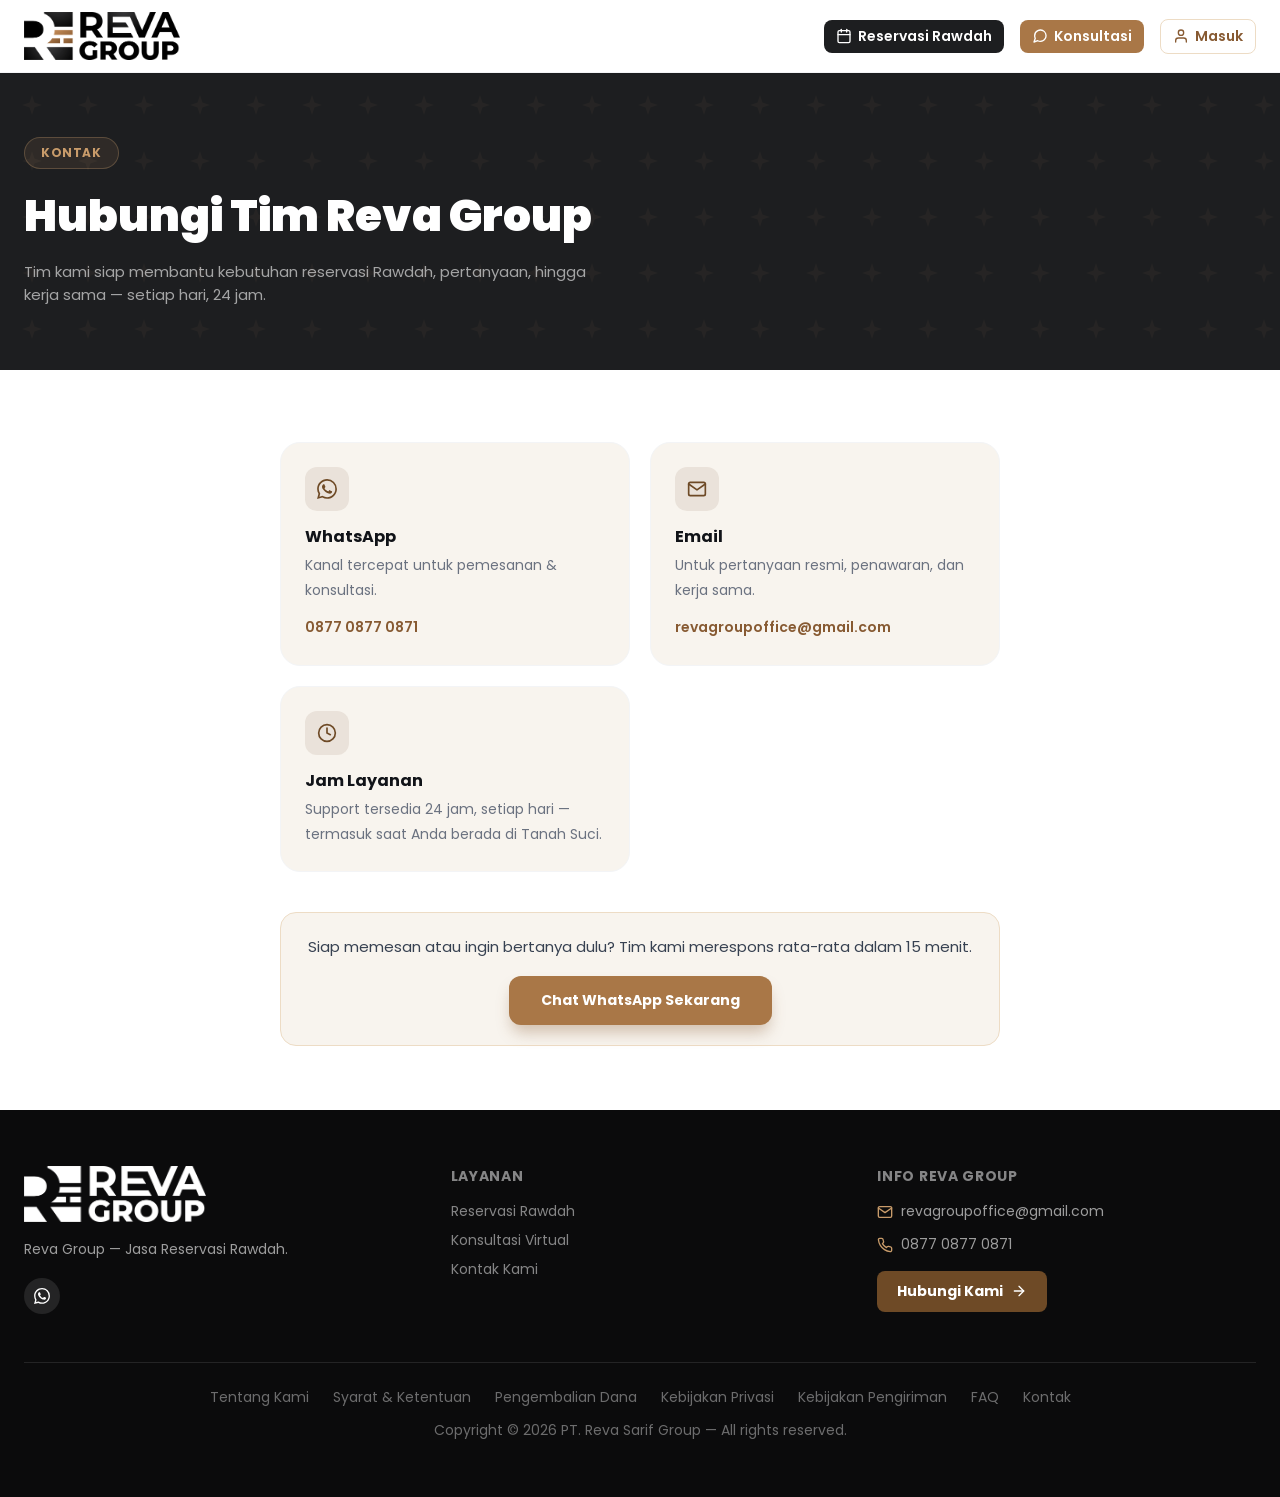
<file: kontak.html>
<!DOCTYPE html>
<html lang="id">
<head>
  <meta charset="UTF-8" />
  <meta name="viewport" content="width=device-width, initial-scale=1.0" />
  <title>Kontak - Reva Group</title>
  <meta name="description" content="Hubungi tim Reva Group untuk pemesanan jasa reservasi Rawdah, bantuan, atau kerja sama." />
  <link rel="icon" type="image/png" href="assets/reva-logo.png" />
  <link rel="preconnect" href="https://fonts.googleapis.com" />
  <link rel="preconnect" href="https://fonts.gstatic.com" crossorigin />
  <link href="https://fonts.googleapis.com/css2?family=Poppins:wght@400;500;600;700;800;900&display=swap" rel="stylesheet" />
  <link rel="stylesheet" href="css/style.css" />
</head>
<body>

  <header class="site-header">
    <div class="container">
      <a href="index.html" class="brand">
        <img src="assets/reva-logo.png" alt="Reva Group" />
      </a>
      <nav class="nav-desktop" aria-label="Navigasi utama">
        <a href="reservasi.html" class="nav-pill dark">
          <svg class="icon-sm" viewBox="0 0 24 24" fill="none" stroke="currentColor" stroke-width="2" stroke-linecap="round" stroke-linejoin="round"><rect x="3" y="4" width="18" height="18" rx="2"/><line x1="16" y1="2" x2="16" y2="6"/><line x1="8" y1="2" x2="8" y2="6"/><line x1="3" y1="10" x2="21" y2="10"/></svg>
          Reservasi Rawdah
        </a>
        <a href="index.html#konsultasi" class="nav-pill accent">
          <svg class="icon-sm" viewBox="0 0 24 24" fill="none" stroke="currentColor" stroke-width="2" stroke-linecap="round" stroke-linejoin="round"><path d="M21 11.5a8.38 8.38 0 0 1-.9 3.8 8.5 8.5 0 0 1-7.6 4.7 8.38 8.38 0 0 1-3.8-.9L3 21l1.9-5.7a8.38 8.38 0 0 1-.9-3.8 8.5 8.5 0 0 1 4.7-7.6 8.38 8.38 0 0 1 3.8-.9h.5a8.48 8.48 0 0 1 8 8v.5z"/></svg>
          Konsultasi
        </a>
        <a href="akun.html" class="nav-pill outline">
          <svg class="icon-sm" viewBox="0 0 24 24" fill="none" stroke="currentColor" stroke-width="2" stroke-linecap="round" stroke-linejoin="round"><path d="M20 21v-2a4 4 0 0 0-4-4H8a4 4 0 0 0-4 4v2"/><circle cx="12" cy="7" r="4"/></svg>
          <span class="nav-akun-label">Masuk</span>
        </a>
      </nav>
      <button class="nav-toggle" aria-label="Buka menu" aria-expanded="false" aria-controls="navMobile">
        <svg class="icon" viewBox="0 0 24 24" fill="none" stroke="currentColor" stroke-width="2" stroke-linecap="round"><line x1="3" y1="6" x2="21" y2="6"/><line x1="3" y1="12" x2="21" y2="12"/><line x1="3" y1="18" x2="21" y2="18"/></svg>
      </button>
    </div>
    <nav class="nav-mobile" id="navMobile" aria-label="Navigasi seluler">
      <a href="reservasi.html">Reservasi Rawdah</a>
      <a href="index.html#konsultasi">Konsultasi</a>
      <a href="kontak.html">Kontak</a>
      <a href="akun.html">Akun</a>
    </nav>
  </header>

  <section class="page-hero">
    <svg class="pattern" aria-hidden="true">
      <defs>
        <pattern id="geo-page" width="56" height="56" patternUnits="userSpaceOnUse">
          <polygon points="32,22 34.5,29.5 42,32 34.5,34.5 32,42 29.5,34.5 22,32 29.5,29.5" fill="currentColor" />
        </pattern>
      </defs>
      <rect width="100%" height="100%" fill="url(#geo-page)" />
    </svg>
    <div class="container">
      <span class="badge badge-gold">Kontak</span>
      <h1>Hubungi Tim Reva Group</h1>
      <p>Tim kami siap membantu kebutuhan reservasi Rawdah, pertanyaan, hingga kerja sama &mdash; setiap hari, 24 jam.</p>
    </div>
  </section>

  <main class="prose">
    <div class="contact-grid">
      <div class="contact-card">
        <span class="info-icon">
          <svg class="icon" viewBox="0 0 24 24" fill="currentColor"><path d="M17.472 14.382c-.297-.149-1.758-.867-2.03-.967-.273-.099-.471-.148-.67.15-.197.297-.767.966-.94 1.164-.173.199-.347.223-.644.075-.297-.15-1.255-.463-2.39-1.475-.883-.788-1.48-1.761-1.653-2.059-.173-.297-.018-.458.13-.606.134-.133.297-.347.446-.52.149-.174.198-.298.298-.497.099-.198.05-.371-.025-.52-.075-.149-.669-1.612-.916-2.207-.242-.579-.487-.5-.669-.51-.173-.008-.371-.01-.57-.01-.198 0-.52.074-.792.372-.272.297-1.04 1.016-1.04 2.479 0 1.462 1.065 2.875 1.213 3.074.149.198 2.096 3.2 5.077 4.487.709.306 1.262.489 1.694.625.712.227 1.36.195 1.871.118.571-.085 1.758-.719 2.006-1.413.248-.694.248-1.289.173-1.413-.074-.124-.272-.198-.57-.347m-5.421 7.403h-.004a9.87 9.87 0 0 1-5.031-1.378l-.361-.214-3.741.982.998-3.648-.235-.374a9.86 9.86 0 0 1-1.511-5.26c.001-5.45 4.436-9.884 9.888-9.884 2.64 0 5.122 1.03 6.988 2.898a9.825 9.825 0 0 1 2.893 6.994c-.003 5.45-4.437 9.884-9.884 9.884m8.413-18.297A11.815 11.815 0 0 0 12.05 0C5.495 0 .16 5.335.157 11.892c0 2.096.547 4.142 1.588 5.945L.057 24l6.305-1.654a11.882 11.882 0 0 0 5.683 1.448h.005c6.554 0 11.89-5.335 11.893-11.893a11.821 11.821 0 0 0-3.48-8.413z"/></svg>
        </span>
        <h3>WhatsApp</h3>
        <p>Kanal tercepat untuk pemesanan &amp; konsultasi.</p>
        <p><a href="https://wa.me/6287708770871?text=Halo%20Reva%20Group%2C%20saya%20ingin%20bertanya%20seputar%20reservasi%20Rawdah">0877 0877 0871</a></p>
      </div>

      <div class="contact-card">
        <span class="info-icon">
          <svg class="icon" viewBox="0 0 24 24" fill="none" stroke="currentColor" stroke-width="2" stroke-linecap="round" stroke-linejoin="round"><path d="M4 4h16c1.1 0 2 .9 2 2v12c0 1.1-.9 2-2 2H4c-1.1 0-2-.9-2-2V6c0-1.1.9-2 2-2z"/><polyline points="22,6 12,13 2,6"/></svg>
        </span>
        <h3>Email</h3>
        <p>Untuk pertanyaan resmi, penawaran, dan kerja sama.</p>
        <p><a href="mailto:revagroupoffice@gmail.com">revagroupoffice@gmail.com</a></p>
      </div>

      <div class="contact-card">
        <span class="info-icon">
          <svg class="icon" viewBox="0 0 24 24" fill="none" stroke="currentColor" stroke-width="2" stroke-linecap="round" stroke-linejoin="round"><circle cx="12" cy="12" r="10"/><polyline points="12 6 12 12 16 14"/></svg>
        </span>
        <h3>Jam Layanan</h3>
        <p>Support tersedia 24 jam, setiap hari &mdash; termasuk saat Anda berada di Tanah Suci.</p>
      </div>
    </div>

    <div class="note" style="text-align: center;">
      <p style="margin-bottom: 1rem;">Siap memesan atau ingin bertanya dulu? Tim kami merespons rata-rata dalam 15 menit.</p>
      <a href="https://wa.me/6287708770871?text=Halo%20Reva%20Group%2C%20saya%20ingin%20memesan%20jasa%20reservasi%20Rawdah" class="btn btn-accent">Chat WhatsApp Sekarang</a>
    </div>
  </main>

  <footer class="site-footer">
    <div class="container">
      <div class="footer-grid">
        <div class="footer-brand">
          <img src="assets/reva-logo.png" alt="Reva Group" />
          <p class="footer-tagline">
            Reva Group &mdash; Jasa Reservasi Rawdah.
          </p>
          <div class="socials">
            <a href="https://wa.me/6287708770871" aria-label="WhatsApp">
              <svg class="icon-sm" viewBox="0 0 24 24" fill="currentColor"><path d="M17.472 14.382c-.297-.149-1.758-.867-2.03-.967-.273-.099-.471-.148-.67.15-.197.297-.767.966-.94 1.164-.173.199-.347.223-.644.075-.297-.15-1.255-.463-2.39-1.475-.883-.788-1.48-1.761-1.653-2.059-.173-.297-.018-.458.13-.606.134-.133.297-.347.446-.52.149-.174.198-.298.298-.497.099-.198.05-.371-.025-.52-.075-.149-.669-1.612-.916-2.207-.242-.579-.487-.5-.669-.51-.173-.008-.371-.01-.57-.01-.198 0-.52.074-.792.372-.272.297-1.04 1.016-1.04 2.479 0 1.462 1.065 2.875 1.213 3.074.149.198 2.096 3.2 5.077 4.487.709.306 1.262.489 1.694.625.712.227 1.36.195 1.871.118.571-.085 1.758-.719 2.006-1.413.248-.694.248-1.289.173-1.413-.074-.124-.272-.198-.57-.347m-5.421 7.403h-.004a9.87 9.87 0 0 1-5.031-1.378l-.361-.214-3.741.982.998-3.648-.235-.374a9.86 9.86 0 0 1-1.511-5.26c.001-5.45 4.436-9.884 9.888-9.884 2.64 0 5.122 1.03 6.988 2.898a9.825 9.825 0 0 1 2.893 6.994c-.003 5.45-4.437 9.884-9.884 9.884m8.413-18.297A11.815 11.815 0 0 0 12.05 0C5.495 0 .16 5.335.157 11.892c0 2.096.547 4.142 1.588 5.945L.057 24l6.305-1.654a11.882 11.882 0 0 0 5.683 1.448h.005c6.554 0 11.89-5.335 11.893-11.893a11.821 11.821 0 0 0-3.48-8.413z"/></svg>
            </a>
          </div>
        </div>
        <div class="footer-col">
          <h3>Layanan</h3>
          <div class="footer-links">
            <a href="reservasi.html">Reservasi Rawdah</a>
            <a href="index.html#konsultasi">Konsultasi Virtual</a>
            <a href="kontak.html">Kontak Kami</a>
          </div>
        </div>
        <div class="footer-col">
          <h3>Info Reva Group</h3>
          <div class="footer-contact">
            <div>
              <svg class="icon-sm" viewBox="0 0 24 24" fill="none" stroke="currentColor" stroke-width="2" stroke-linecap="round" stroke-linejoin="round"><path d="M4 4h16c1.1 0 2 .9 2 2v12c0 1.1-.9 2-2 2H4c-1.1 0-2-.9-2-2V6c0-1.1.9-2 2-2z"/><polyline points="22,6 12,13 2,6"/></svg>
              <a href="mailto:revagroupoffice@gmail.com">revagroupoffice@gmail.com</a>
            </div>
            <div>
              <svg class="icon-sm" viewBox="0 0 24 24" fill="none" stroke="currentColor" stroke-width="2" stroke-linecap="round" stroke-linejoin="round"><path d="M22 16.92v3a2 2 0 0 1-2.18 2 19.79 19.79 0 0 1-8.63-3.07 19.5 19.5 0 0 1-6-6 19.79 19.79 0 0 1-3.07-8.67A2 2 0 0 1 4.11 2h3a2 2 0 0 1 2 1.72 12.84 12.84 0 0 0 .7 2.81 2 2 0 0 1-.45 2.11L8.09 9.91a16 16 0 0 0 6 6l1.27-1.27a2 2 0 0 1 2.11-.45 12.84 12.84 0 0 0 2.81.7A2 2 0 0 1 22 16.92z"/></svg>
              <span>0877 0877 0871</span>
            </div>
          </div>
          <a href="kontak.html" class="btn-footer">
            Hubungi Kami
            <svg class="icon-sm" viewBox="0 0 24 24" fill="none" stroke="currentColor" stroke-width="2" stroke-linecap="round" stroke-linejoin="round"><line x1="5" y1="12" x2="19" y2="12"/><polyline points="12 5 19 12 12 19"/></svg>
          </a>
        </div>
      </div>
      <div class="footer-bottom">
        <div class="footer-bottom-links">
          <a href="tentang-kami.html">Tentang Kami</a>
          <a href="syarat-ketentuan.html">Syarat &amp; Ketentuan</a>
          <a href="pengembalian-dana.html">Pengembalian Dana</a>
          <a href="kebijakan-privasi.html">Kebijakan Privasi</a>
          <a href="kebijakan-pengiriman.html">Kebijakan Pengiriman</a>
          <a href="faq.html">FAQ</a>
          <a href="kontak.html">Kontak</a>
        </div>
        <p>Copyright &copy; 2026 PT. Reva Sarif Group &mdash; All rights reserved.</p>
      </div>
    </div>
  </footer>

  <script src="js/site.js"></script>
  <script src="js/main.js"></script>
</body>
</html>
</file>
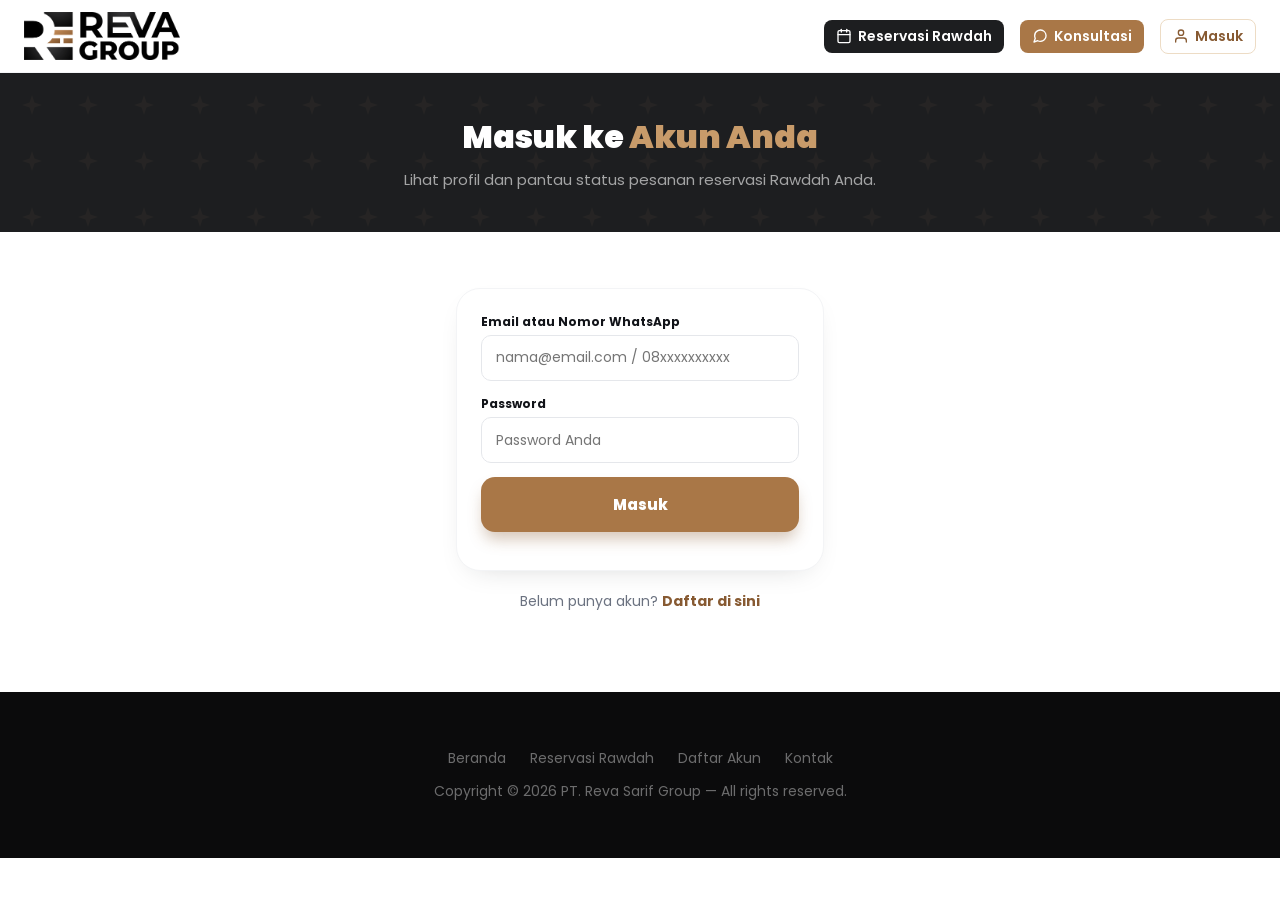
<file: masuk.html>
<!DOCTYPE html>
<html lang="id">
<head>
  <meta charset="UTF-8" />
  <meta name="viewport" content="width=device-width, initial-scale=1.0" />
  <title>Masuk - Reva Group</title>
  <meta name="description" content="Masuk ke akun Reva Group untuk melihat profil dan status pesanan reservasi Rawdah Anda." />
  <link rel="icon" type="image/png" href="assets/reva-logo.png" />
  <link rel="preconnect" href="https://fonts.googleapis.com" />
  <link rel="preconnect" href="https://fonts.gstatic.com" crossorigin />
  <link href="https://fonts.googleapis.com/css2?family=Poppins:wght@400;500;600;700;800;900&display=swap" rel="stylesheet" />
  <link rel="stylesheet" href="css/style.css" />
</head>
<body>

  <header class="site-header">
    <div class="container">
      <a href="index.html" class="brand">
        <img src="assets/reva-logo.png" alt="Reva Group" />
      </a>
      <nav class="nav-desktop" aria-label="Navigasi utama">
        <a href="reservasi.html" class="nav-pill dark">
          <svg class="icon-sm" viewBox="0 0 24 24" fill="none" stroke="currentColor" stroke-width="2" stroke-linecap="round" stroke-linejoin="round"><rect x="3" y="4" width="18" height="18" rx="2"/><line x1="16" y1="2" x2="16" y2="6"/><line x1="8" y1="2" x2="8" y2="6"/><line x1="3" y1="10" x2="21" y2="10"/></svg>
          Reservasi Rawdah
        </a>
        <a href="index.html#konsultasi" class="nav-pill accent">
          <svg class="icon-sm" viewBox="0 0 24 24" fill="none" stroke="currentColor" stroke-width="2" stroke-linecap="round" stroke-linejoin="round"><path d="M21 11.5a8.38 8.38 0 0 1-.9 3.8 8.5 8.5 0 0 1-7.6 4.7 8.38 8.38 0 0 1-3.8-.9L3 21l1.9-5.7a8.38 8.38 0 0 1-.9-3.8 8.5 8.5 0 0 1 4.7-7.6 8.38 8.38 0 0 1 3.8-.9h.5a8.48 8.48 0 0 1 8 8v.5z"/></svg>
          Konsultasi
        </a>
        <a href="akun.html" class="nav-pill outline">
          <svg class="icon-sm" viewBox="0 0 24 24" fill="none" stroke="currentColor" stroke-width="2" stroke-linecap="round" stroke-linejoin="round"><path d="M20 21v-2a4 4 0 0 0-4-4H8a4 4 0 0 0-4 4v2"/><circle cx="12" cy="7" r="4"/></svg>
          <span class="nav-akun-label">Masuk</span>
        </a>
      </nav>
      <button class="nav-toggle" aria-label="Buka menu" aria-expanded="false" aria-controls="navMobile">
        <svg class="icon" viewBox="0 0 24 24" fill="none" stroke="currentColor" stroke-width="2" stroke-linecap="round"><line x1="3" y1="6" x2="21" y2="6"/><line x1="3" y1="12" x2="21" y2="12"/><line x1="3" y1="18" x2="21" y2="18"/></svg>
      </button>
    </div>
    <nav class="nav-mobile" id="navMobile" aria-label="Navigasi seluler">
      <a href="reservasi.html">Reservasi Rawdah</a>
      <a href="index.html#konsultasi">Konsultasi</a>
      <a href="kontak.html">Kontak</a>
      <a href="akun.html">Akun</a>
    </nav>
  </header>

  <section class="page-hero" style="padding: 2.5rem 0; text-align: center;">
    <svg class="pattern" aria-hidden="true">
      <defs>
        <pattern id="geo-page" width="56" height="56" patternUnits="userSpaceOnUse">
          <polygon points="32,22 34.5,29.5 42,32 34.5,34.5 32,42 29.5,34.5 22,32 29.5,29.5" fill="currentColor" />
        </pattern>
      </defs>
      <rect width="100%" height="100%" fill="url(#geo-page)" />
    </svg>
    <div class="container">
      <h1 style="font-size: clamp(1.5rem, 3.5vw, 2rem);">Masuk ke <span style="color: var(--bronze-light);">Akun Anda</span></h1>
      <p style="margin: 0.5rem auto 0;">Lihat profil dan pantau status pesanan reservasi Rawdah Anda.</p>
    </div>
  </section>

  <section class="auth-wrap">
    <div class="auth-card">
      <form class="auth-body" id="formLogin">
        <div class="form-alert error" id="loginAlert" hidden></div>
        <div class="field">
          <label for="loginIdent">Email atau Nomor WhatsApp</label>
          <input id="loginIdent" type="text" autocomplete="username" placeholder="nama@email.com / 08xxxxxxxxxx" required />
        </div>
        <div class="field">
          <label for="loginPass">Password</label>
          <input id="loginPass" type="password" autocomplete="current-password" placeholder="Password Anda" required />
        </div>
        <button type="submit" class="btn-book" id="btnLogin">Masuk</button>
        <div id="googleWrap" style="display: grid; justify-content: center;"></div>
      </form>
    </div>
    <p style="text-align: center; margin-top: 1.25rem; font-size: 0.875rem; color: var(--muted);">
      Belum punya akun?
      <a href="daftar.html" style="color: var(--bronze-dark); font-weight: 700;">Daftar di sini</a>
    </p>
  </section>

  <footer class="site-footer">
    <div class="container">
      <div class="footer-bottom" style="margin-top: 0; border-top: 0; padding-top: 0;">
        <div class="footer-bottom-links">
          <a href="index.html">Beranda</a>
          <a href="reservasi.html">Reservasi Rawdah</a>
          <a href="daftar.html">Daftar Akun</a>
          <a href="kontak.html">Kontak</a>
        </div>
        <p>Copyright &copy; 2026 PT. Reva Sarif Group &mdash; All rights reserved.</p>
      </div>
    </div>
  </footer>

  <script src="js/site.js"></script>
  <script src="js/main.js"></script>
  <script src="js/auth.js"></script>
</body>
</html>
</file>
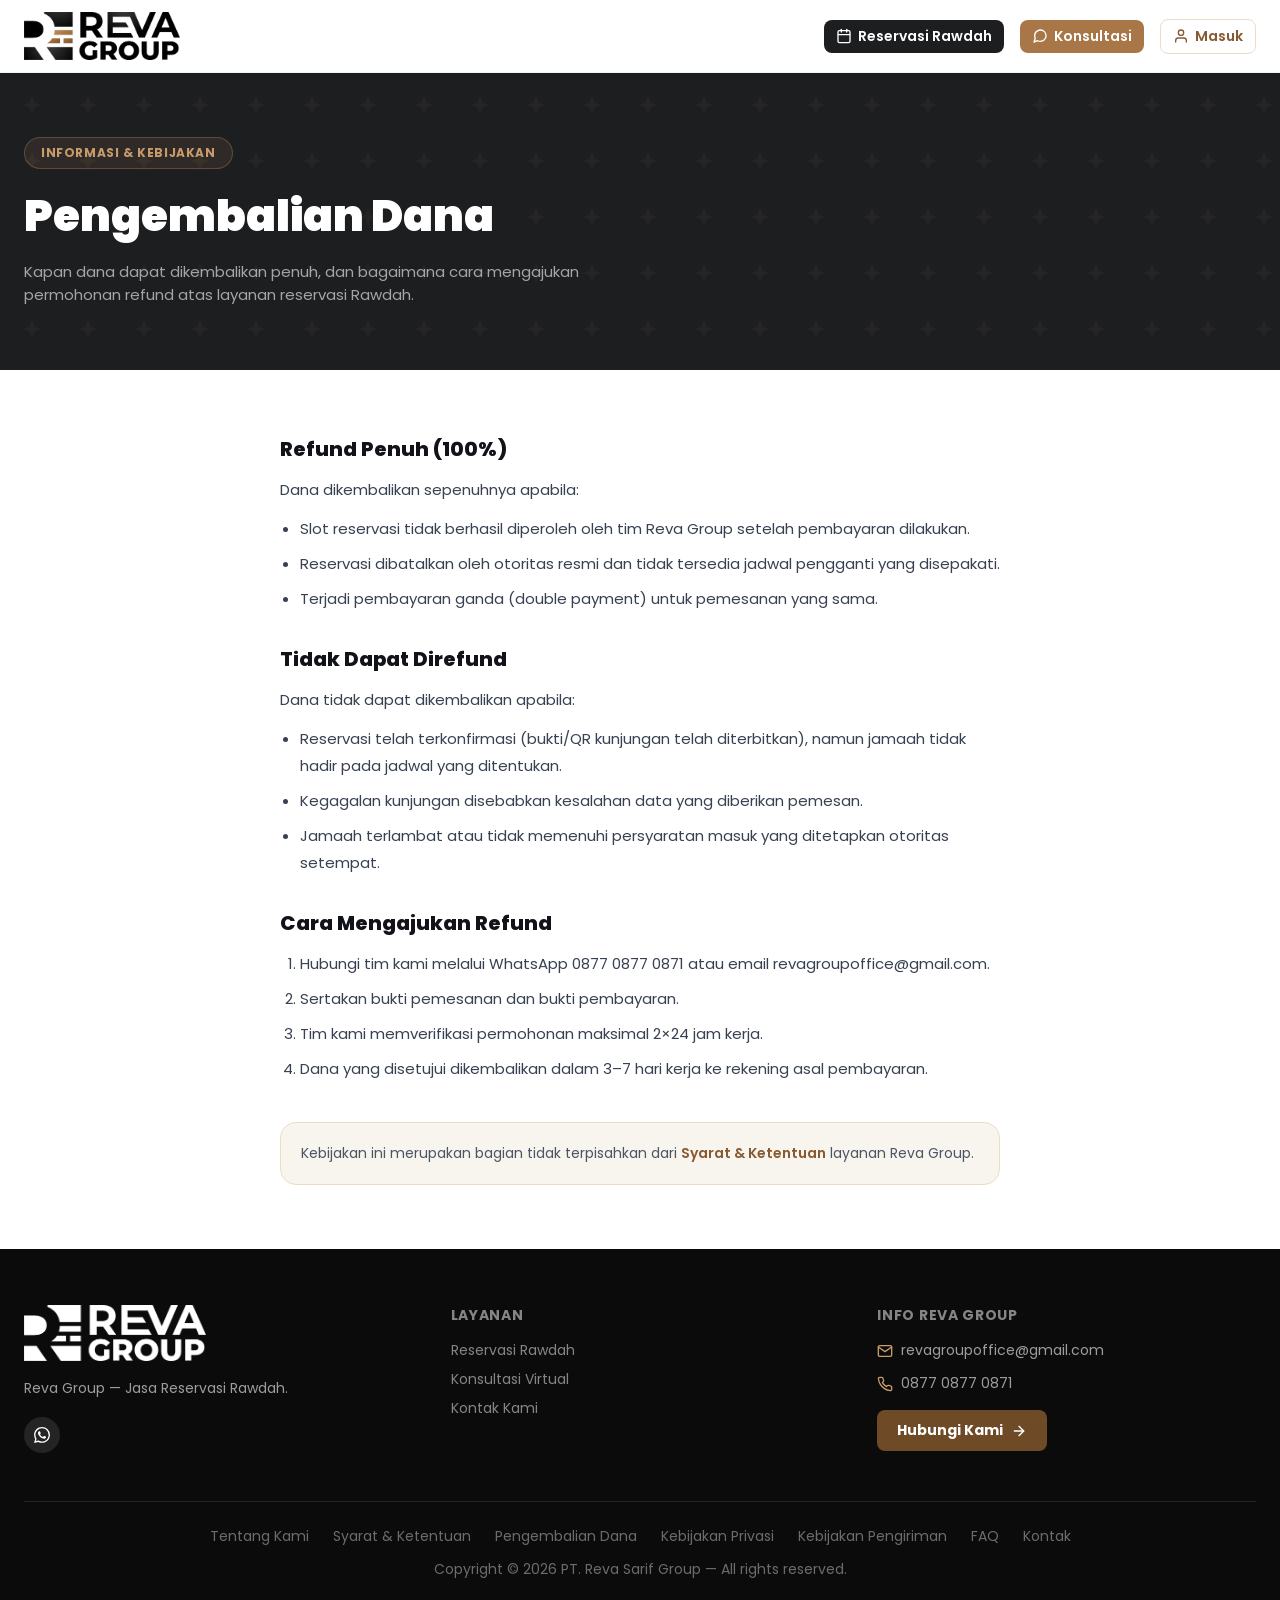
<file: pengembalian-dana.html>
<!DOCTYPE html>
<html lang="id">
<head>
  <meta charset="UTF-8" />
  <meta name="viewport" content="width=device-width, initial-scale=1.0" />
  <title>Pengembalian Dana - Reva Group</title>
  <meta name="description" content="Kebijakan pengembalian dana (refund) layanan jasa reservasi Rawdah Reva Group." />
  <link rel="icon" type="image/png" href="assets/reva-logo.png" />
  <link rel="preconnect" href="https://fonts.googleapis.com" />
  <link rel="preconnect" href="https://fonts.gstatic.com" crossorigin />
  <link href="https://fonts.googleapis.com/css2?family=Poppins:wght@400;500;600;700;800;900&display=swap" rel="stylesheet" />
  <link rel="stylesheet" href="css/style.css" />
</head>
<body>

  <header class="site-header">
    <div class="container">
      <a href="index.html" class="brand">
        <img src="assets/reva-logo.png" alt="Reva Group" />
      </a>
      <nav class="nav-desktop" aria-label="Navigasi utama">
        <a href="reservasi.html" class="nav-pill dark">
          <svg class="icon-sm" viewBox="0 0 24 24" fill="none" stroke="currentColor" stroke-width="2" stroke-linecap="round" stroke-linejoin="round"><rect x="3" y="4" width="18" height="18" rx="2"/><line x1="16" y1="2" x2="16" y2="6"/><line x1="8" y1="2" x2="8" y2="6"/><line x1="3" y1="10" x2="21" y2="10"/></svg>
          Reservasi Rawdah
        </a>
        <a href="index.html#konsultasi" class="nav-pill accent">
          <svg class="icon-sm" viewBox="0 0 24 24" fill="none" stroke="currentColor" stroke-width="2" stroke-linecap="round" stroke-linejoin="round"><path d="M21 11.5a8.38 8.38 0 0 1-.9 3.8 8.5 8.5 0 0 1-7.6 4.7 8.38 8.38 0 0 1-3.8-.9L3 21l1.9-5.7a8.38 8.38 0 0 1-.9-3.8 8.5 8.5 0 0 1 4.7-7.6 8.38 8.38 0 0 1 3.8-.9h.5a8.48 8.48 0 0 1 8 8v.5z"/></svg>
          Konsultasi
        </a>
        <a href="akun.html" class="nav-pill outline">
          <svg class="icon-sm" viewBox="0 0 24 24" fill="none" stroke="currentColor" stroke-width="2" stroke-linecap="round" stroke-linejoin="round"><path d="M20 21v-2a4 4 0 0 0-4-4H8a4 4 0 0 0-4 4v2"/><circle cx="12" cy="7" r="4"/></svg>
          <span class="nav-akun-label">Masuk</span>
        </a>
      </nav>
      <button class="nav-toggle" aria-label="Buka menu" aria-expanded="false" aria-controls="navMobile">
        <svg class="icon" viewBox="0 0 24 24" fill="none" stroke="currentColor" stroke-width="2" stroke-linecap="round"><line x1="3" y1="6" x2="21" y2="6"/><line x1="3" y1="12" x2="21" y2="12"/><line x1="3" y1="18" x2="21" y2="18"/></svg>
      </button>
    </div>
    <nav class="nav-mobile" id="navMobile" aria-label="Navigasi seluler">
      <a href="reservasi.html">Reservasi Rawdah</a>
      <a href="index.html#konsultasi">Konsultasi</a>
      <a href="kontak.html">Kontak</a>
      <a href="akun.html">Akun</a>
    </nav>
  </header>

  <section class="page-hero">
    <svg class="pattern" aria-hidden="true">
      <defs>
        <pattern id="geo-page" width="56" height="56" patternUnits="userSpaceOnUse">
          <polygon points="32,22 34.5,29.5 42,32 34.5,34.5 32,42 29.5,34.5 22,32 29.5,29.5" fill="currentColor" />
        </pattern>
      </defs>
      <rect width="100%" height="100%" fill="url(#geo-page)" />
    </svg>
    <div class="container">
      <span class="badge badge-gold">Informasi &amp; Kebijakan</span>
      <h1>Pengembalian Dana</h1>
      <p>Kapan dana dapat dikembalikan penuh, dan bagaimana cara mengajukan permohonan refund atas layanan reservasi Rawdah.</p>
    </div>
  </section>

  <main class="prose">
    <h2>Refund Penuh (100%)</h2>
    <p>Dana dikembalikan sepenuhnya apabila:</p>
    <ul>
      <li>Slot reservasi tidak berhasil diperoleh oleh tim Reva Group setelah pembayaran dilakukan.</li>
      <li>Reservasi dibatalkan oleh otoritas resmi dan tidak tersedia jadwal pengganti yang disepakati.</li>
      <li>Terjadi pembayaran ganda (double payment) untuk pemesanan yang sama.</li>
    </ul>

    <h2>Tidak Dapat Direfund</h2>
    <p>Dana tidak dapat dikembalikan apabila:</p>
    <ul>
      <li>Reservasi telah terkonfirmasi (bukti/QR kunjungan telah diterbitkan), namun jamaah tidak hadir pada jadwal yang ditentukan.</li>
      <li>Kegagalan kunjungan disebabkan kesalahan data yang diberikan pemesan.</li>
      <li>Jamaah terlambat atau tidak memenuhi persyaratan masuk yang ditetapkan otoritas setempat.</li>
    </ul>

    <h2>Cara Mengajukan Refund</h2>
    <ol>
      <li>Hubungi tim kami melalui WhatsApp 0877 0877 0871 atau email revagroupoffice@gmail.com.</li>
      <li>Sertakan bukti pemesanan dan bukti pembayaran.</li>
      <li>Tim kami memverifikasi permohonan maksimal 2&times;24 jam kerja.</li>
      <li>Dana yang disetujui dikembalikan dalam 3&ndash;7 hari kerja ke rekening asal pembayaran.</li>
    </ol>

    <div class="note">
      Kebijakan ini merupakan bagian tidak terpisahkan dari
      <a href="syarat-ketentuan.html" style="color: var(--bronze-dark); font-weight: 600;">Syarat &amp; Ketentuan</a>
      layanan Reva Group.
    </div>
  </main>

  <footer class="site-footer">
    <div class="container">
      <div class="footer-grid">
        <div class="footer-brand">
          <img src="assets/reva-logo.png" alt="Reva Group" />
          <p class="footer-tagline">
            Reva Group &mdash; Jasa Reservasi Rawdah.
          </p>
          <div class="socials">
            <a href="https://wa.me/6287708770871" aria-label="WhatsApp">
              <svg class="icon-sm" viewBox="0 0 24 24" fill="currentColor"><path d="M17.472 14.382c-.297-.149-1.758-.867-2.03-.967-.273-.099-.471-.148-.67.15-.197.297-.767.966-.94 1.164-.173.199-.347.223-.644.075-.297-.15-1.255-.463-2.39-1.475-.883-.788-1.48-1.761-1.653-2.059-.173-.297-.018-.458.13-.606.134-.133.297-.347.446-.52.149-.174.198-.298.298-.497.099-.198.05-.371-.025-.52-.075-.149-.669-1.612-.916-2.207-.242-.579-.487-.5-.669-.51-.173-.008-.371-.01-.57-.01-.198 0-.52.074-.792.372-.272.297-1.04 1.016-1.04 2.479 0 1.462 1.065 2.875 1.213 3.074.149.198 2.096 3.2 5.077 4.487.709.306 1.262.489 1.694.625.712.227 1.36.195 1.871.118.571-.085 1.758-.719 2.006-1.413.248-.694.248-1.289.173-1.413-.074-.124-.272-.198-.57-.347m-5.421 7.403h-.004a9.87 9.87 0 0 1-5.031-1.378l-.361-.214-3.741.982.998-3.648-.235-.374a9.86 9.86 0 0 1-1.511-5.26c.001-5.45 4.436-9.884 9.888-9.884 2.64 0 5.122 1.03 6.988 2.898a9.825 9.825 0 0 1 2.893 6.994c-.003 5.45-4.437 9.884-9.884 9.884m8.413-18.297A11.815 11.815 0 0 0 12.05 0C5.495 0 .16 5.335.157 11.892c0 2.096.547 4.142 1.588 5.945L.057 24l6.305-1.654a11.882 11.882 0 0 0 5.683 1.448h.005c6.554 0 11.89-5.335 11.893-11.893a11.821 11.821 0 0 0-3.48-8.413z"/></svg>
            </a>
          </div>
        </div>
        <div class="footer-col">
          <h3>Layanan</h3>
          <div class="footer-links">
            <a href="reservasi.html">Reservasi Rawdah</a>
            <a href="index.html#konsultasi">Konsultasi Virtual</a>
            <a href="kontak.html">Kontak Kami</a>
          </div>
        </div>
        <div class="footer-col">
          <h3>Info Reva Group</h3>
          <div class="footer-contact">
            <div>
              <svg class="icon-sm" viewBox="0 0 24 24" fill="none" stroke="currentColor" stroke-width="2" stroke-linecap="round" stroke-linejoin="round"><path d="M4 4h16c1.1 0 2 .9 2 2v12c0 1.1-.9 2-2 2H4c-1.1 0-2-.9-2-2V6c0-1.1.9-2 2-2z"/><polyline points="22,6 12,13 2,6"/></svg>
              <a href="mailto:revagroupoffice@gmail.com">revagroupoffice@gmail.com</a>
            </div>
            <div>
              <svg class="icon-sm" viewBox="0 0 24 24" fill="none" stroke="currentColor" stroke-width="2" stroke-linecap="round" stroke-linejoin="round"><path d="M22 16.92v3a2 2 0 0 1-2.18 2 19.79 19.79 0 0 1-8.63-3.07 19.5 19.5 0 0 1-6-6 19.79 19.79 0 0 1-3.07-8.67A2 2 0 0 1 4.11 2h3a2 2 0 0 1 2 1.72 12.84 12.84 0 0 0 .7 2.81 2 2 0 0 1-.45 2.11L8.09 9.91a16 16 0 0 0 6 6l1.27-1.27a2 2 0 0 1 2.11-.45 12.84 12.84 0 0 0 2.81.7A2 2 0 0 1 22 16.92z"/></svg>
              <span>0877 0877 0871</span>
            </div>
          </div>
          <a href="kontak.html" class="btn-footer">
            Hubungi Kami
            <svg class="icon-sm" viewBox="0 0 24 24" fill="none" stroke="currentColor" stroke-width="2" stroke-linecap="round" stroke-linejoin="round"><line x1="5" y1="12" x2="19" y2="12"/><polyline points="12 5 19 12 12 19"/></svg>
          </a>
        </div>
      </div>
      <div class="footer-bottom">
        <div class="footer-bottom-links">
          <a href="tentang-kami.html">Tentang Kami</a>
          <a href="syarat-ketentuan.html">Syarat &amp; Ketentuan</a>
          <a href="pengembalian-dana.html">Pengembalian Dana</a>
          <a href="kebijakan-privasi.html">Kebijakan Privasi</a>
          <a href="kebijakan-pengiriman.html">Kebijakan Pengiriman</a>
          <a href="faq.html">FAQ</a>
          <a href="kontak.html">Kontak</a>
        </div>
        <p>Copyright &copy; 2026 PT. Reva Sarif Group &mdash; All rights reserved.</p>
      </div>
    </div>
  </footer>

  <script src="js/site.js"></script>
  <script src="js/main.js"></script>
</body>
</html>
</file>
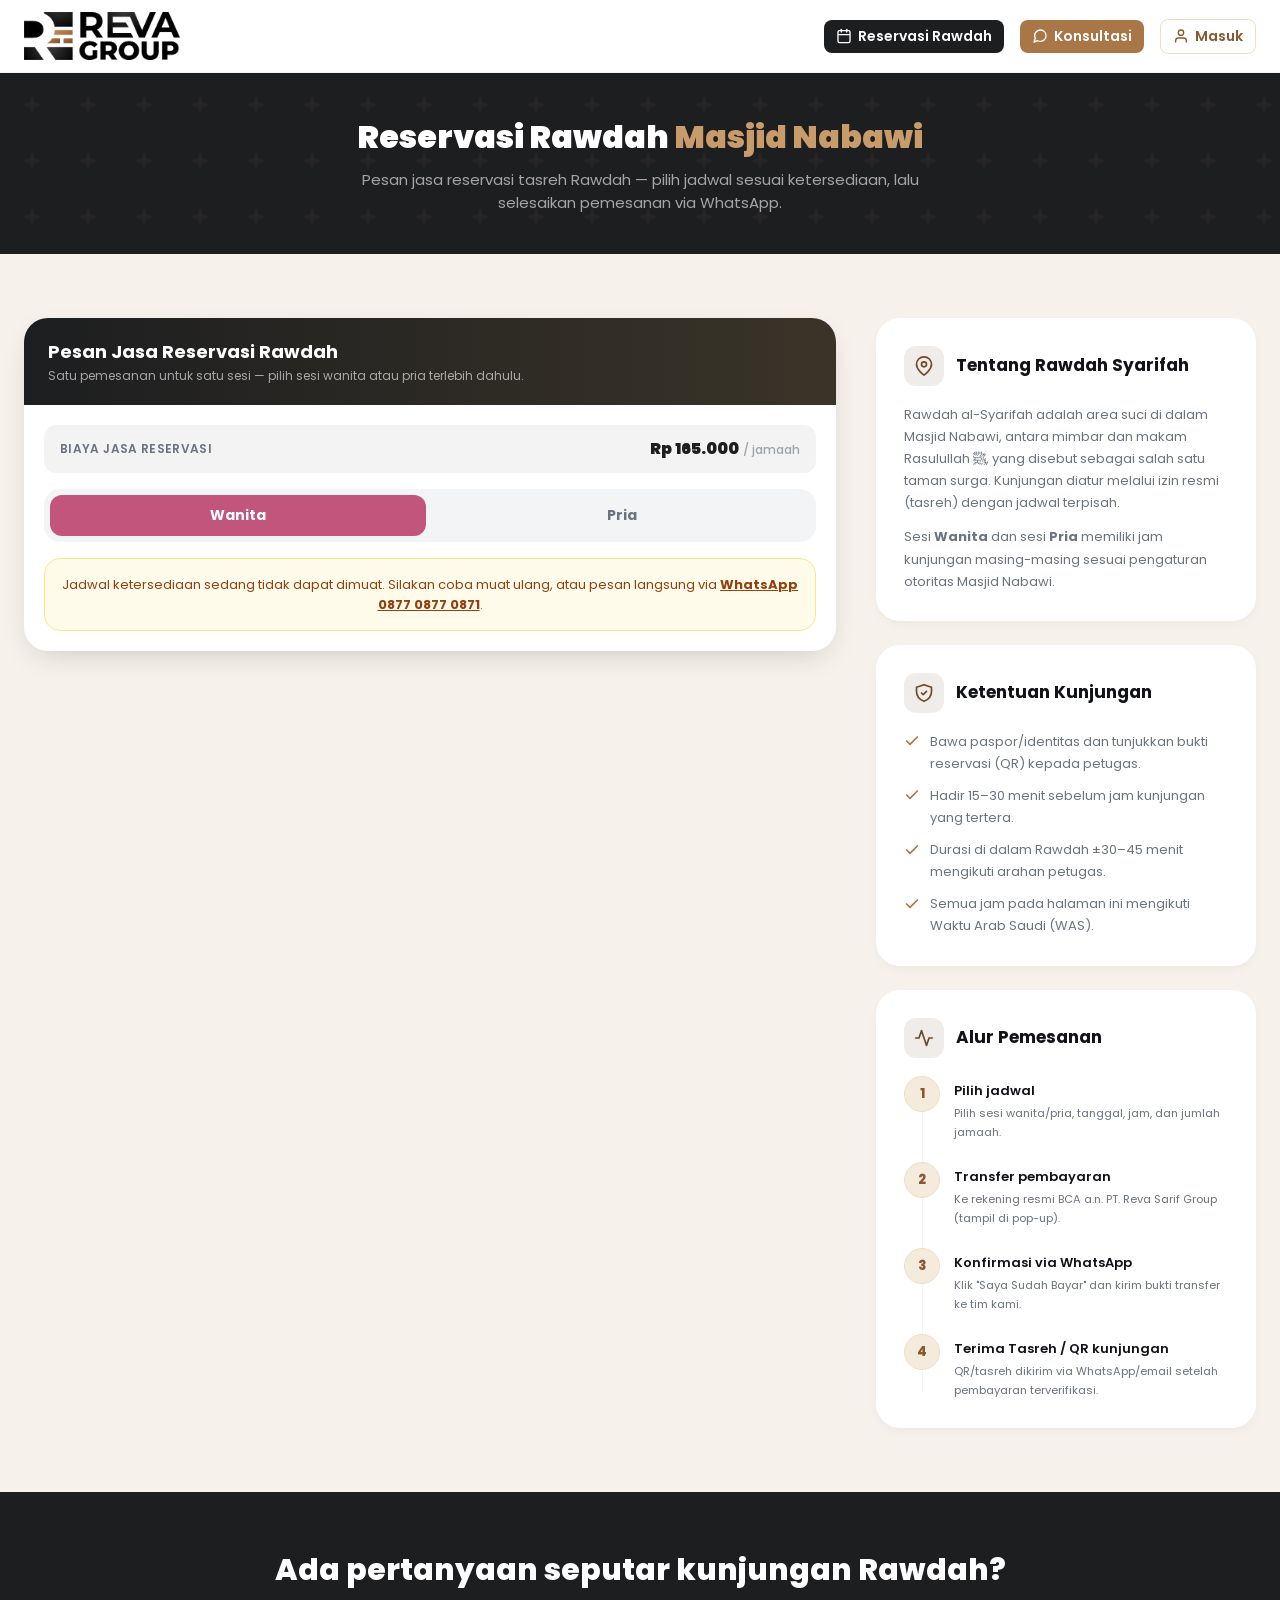
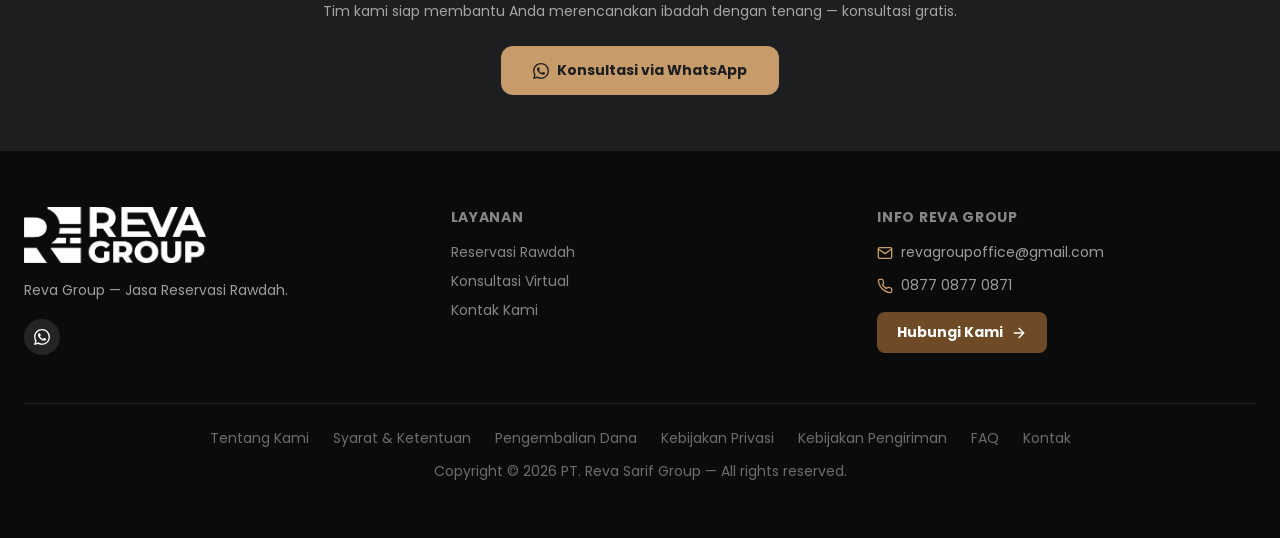
<file: reservasi.html>
<!DOCTYPE html>
<html lang="id">
<head>
  <meta charset="UTF-8" />
  <meta name="viewport" content="width=device-width, initial-scale=1.0" />
  <title>Reservasi Rawdah Masjid Nabawi - Reva Group</title>
  <meta name="description" content="Pesan jasa reservasi tasreh Rawdah Masjid Nabawi. Pilih sesi wanita/pria, tanggal, dan jam sesuai ketersediaan real time, lalu pesan via WhatsApp." />
  <link rel="icon" type="image/png" href="assets/reva-logo.png" />
  <link rel="preconnect" href="https://fonts.googleapis.com" />
  <link rel="preconnect" href="https://fonts.gstatic.com" crossorigin />
  <link href="https://fonts.googleapis.com/css2?family=Poppins:wght@400;500;600;700;800;900&display=swap" rel="stylesheet" />
  <link rel="stylesheet" href="css/style.css" />
</head>
<body>

  <header class="site-header">
    <div class="container">
      <a href="index.html" class="brand">
        <img src="assets/reva-logo.png" alt="Reva Group" />
      </a>
      <nav class="nav-desktop" aria-label="Navigasi utama">
        <a href="reservasi.html" class="nav-pill dark">
          <svg class="icon-sm" viewBox="0 0 24 24" fill="none" stroke="currentColor" stroke-width="2" stroke-linecap="round" stroke-linejoin="round"><rect x="3" y="4" width="18" height="18" rx="2"/><line x1="16" y1="2" x2="16" y2="6"/><line x1="8" y1="2" x2="8" y2="6"/><line x1="3" y1="10" x2="21" y2="10"/></svg>
          Reservasi Rawdah
        </a>
        <a href="index.html#konsultasi" class="nav-pill accent">
          <svg class="icon-sm" viewBox="0 0 24 24" fill="none" stroke="currentColor" stroke-width="2" stroke-linecap="round" stroke-linejoin="round"><path d="M21 11.5a8.38 8.38 0 0 1-.9 3.8 8.5 8.5 0 0 1-7.6 4.7 8.38 8.38 0 0 1-3.8-.9L3 21l1.9-5.7a8.38 8.38 0 0 1-.9-3.8 8.5 8.5 0 0 1 4.7-7.6 8.38 8.38 0 0 1 3.8-.9h.5a8.48 8.48 0 0 1 8 8v.5z"/></svg>
          Konsultasi
        </a>
        <a href="akun.html" class="nav-pill outline">
          <svg class="icon-sm" viewBox="0 0 24 24" fill="none" stroke="currentColor" stroke-width="2" stroke-linecap="round" stroke-linejoin="round"><path d="M20 21v-2a4 4 0 0 0-4-4H8a4 4 0 0 0-4 4v2"/><circle cx="12" cy="7" r="4"/></svg>
          <span class="nav-akun-label">Masuk</span>
        </a>
      </nav>
      <button class="nav-toggle" aria-label="Buka menu" aria-expanded="false" aria-controls="navMobile">
        <svg class="icon" viewBox="0 0 24 24" fill="none" stroke="currentColor" stroke-width="2" stroke-linecap="round"><line x1="3" y1="6" x2="21" y2="6"/><line x1="3" y1="12" x2="21" y2="12"/><line x1="3" y1="18" x2="21" y2="18"/></svg>
      </button>
    </div>
    <nav class="nav-mobile" id="navMobile" aria-label="Navigasi seluler">
      <a href="reservasi.html">Reservasi Rawdah</a>
      <a href="index.html#konsultasi">Konsultasi</a>
      <a href="kontak.html">Kontak</a>
      <a href="akun.html">Akun</a>
    </nav>
  </header>

  <section class="page-hero" style="padding: 2.5rem 0; text-align: center;">
    <svg class="pattern" aria-hidden="true">
      <defs>
        <pattern id="geo-page" width="56" height="56" patternUnits="userSpaceOnUse">
          <polygon points="32,22 34.5,29.5 42,32 34.5,34.5 32,42 29.5,34.5 22,32 29.5,29.5" fill="currentColor" />
        </pattern>
      </defs>
      <rect width="100%" height="100%" fill="url(#geo-page)" />
    </svg>
    <div class="container">
      <h1 style="font-size: clamp(1.5rem, 3.5vw, 2rem);">Reservasi Rawdah <span style="color: var(--bronze-light);">Masjid Nabawi</span></h1>
      <p style="margin: 0.5rem auto 0;">Pesan jasa reservasi tasreh Rawdah &mdash; pilih jadwal sesuai ketersediaan, lalu selesaikan pemesanan via WhatsApp.</p>
    </div>
  </section>

  <section class="booking-section">
    <div class="container">
      <div class="booking-grid">

        <!-- ===== Kartu pemesanan ===== -->
        <div class="booking-card">
          <div class="booking-head">
            <h2>Pesan Jasa Reservasi Rawdah</h2>
            <p>Satu pemesanan untuk satu sesi &mdash; pilih sesi wanita atau pria terlebih dahulu.</p>
          </div>
          <div class="booking-body">

            <div class="price-row">
              <span class="lbl">Biaya Jasa Reservasi</span>
              <span class="val">Rp 165.000<small>/ jamaah</small></span>
            </div>

            <div class="seg-toggle">
              <button type="button" id="btnFemale" class="active-female">Wanita</button>
              <button type="button" id="btnMale">Pria</button>
            </div>

            <div class="booking-error" id="bookingError" hidden>
              Jadwal ketersediaan sedang tidak dapat dimuat. Silakan coba muat ulang, atau pesan
              langsung via <a href="https://wa.me/6287708770871?text=Assalamu%27alaikum%2C%20saya%20ingin%20memesan%20jasa%20reservasi%20Rawdah">WhatsApp 0877 0877 0871</a>.
            </div>

            <div id="bookingWidget" hidden>
              <div class="slot-panel female" id="slotPanel">
                <div class="slot-panel-head">
                  <p id="panelTitle">Sesi Wanita</p>
                </div>
                <div class="slot-panel-body">
                  <p class="was-note">Semua jam mengikuti <strong>Waktu Arab Saudi (WAS)</strong></p>
                  <div class="month-tabs" id="monthTabs"></div>
                  <div class="status-row">
                    <span class="status-pill" id="statusPill">Memuat&hellip;</span>
                    <div class="status-meta">
                      <span id="updatedAt"></span>
                      <button type="button" id="btnRefresh">Refresh</button>
                    </div>
                  </div>
                  <p class="stale-warn" id="staleWarn" hidden></p>
                  <div class="date-strip" id="dateStrip"></div>
                  <div class="time-list" id="timeList"></div>
                </div>
              </div>

              <div style="display: grid; gap: 1rem; margin-top: 1rem;">
                <div class="pax-row">
                  <span class="lbl">Jumlah jamaah</span>
                  <div class="pax-stepper">
                    <button type="button" id="paxMinus" aria-label="Kurangi">&minus;</button>
                    <span class="pax-val" id="paxVal">1</span>
                    <button type="button" id="paxPlus" aria-label="Tambah">+</button>
                  </div>
                </div>

                <div class="summary-box">
                  <div class="s-row"><span>Sesi</span><strong id="sumSesi">Wanita</strong></div>
                  <div class="s-row"><span>Tanggal</span><strong id="sumTanggal">&mdash;</strong></div>
                  <div class="s-row"><span>Jam</span><strong id="sumJam">&mdash;</strong></div>
                  <div class="s-row"><span>Jumlah</span><strong id="sumPax">1 jamaah</strong></div>
                  <div class="s-total"><span>Total</span><span id="sumTotal">Rp 165.000</span></div>
                </div>

                <button type="button" class="btn-book" id="btnBook" disabled>Lanjut ke Pembayaran</button>
                <p class="book-note">Pilih jam pada kalender, lalu lanjut ke pembayaran &mdash; slot difinalkan tim kami setelah konfirmasi (respons &lt; 15 menit).</p>
              </div>
            </div>

          </div>
        </div>

        <!-- ===== Sidebar info ===== -->
        <div class="booking-side">
          <div class="side-card">
            <div class="side-card-head">
              <span class="info-icon">
                <svg class="icon" viewBox="0 0 24 24" fill="none" stroke="currentColor" stroke-width="2" stroke-linecap="round" stroke-linejoin="round"><path d="M21 10c0 7-9 13-9 13s-9-6-9-13a9 9 0 0 1 18 0z"/><circle cx="12" cy="10" r="3"/></svg>
              </span>
              <h2>Tentang Rawdah Syarifah</h2>
            </div>
            <p>
              Rawdah al-Syarifah adalah area suci di dalam Masjid Nabawi, antara mimbar dan makam
              Rasulullah &#65018;, yang disebut sebagai salah satu taman surga. Kunjungan diatur
              melalui izin resmi (tasreh) dengan jadwal terpisah.
            </p>
            <p style="margin-top: 0.75rem;">
              Sesi <strong>Wanita</strong> dan sesi <strong>Pria</strong> memiliki jam kunjungan
              masing-masing sesuai pengaturan otoritas Masjid Nabawi.
            </p>
          </div>

          <div class="side-card">
            <div class="side-card-head">
              <span class="info-icon">
                <svg class="icon" viewBox="0 0 24 24" fill="none" stroke="currentColor" stroke-width="2" stroke-linecap="round" stroke-linejoin="round"><path d="M9 12l2 2 4-4"/><path d="M12 22c5.5-2 9-6.5 9-12V5l-9-3-9 3v5c0 5.5 3.5 10 9 12z"/></svg>
              </span>
              <h2>Ketentuan Kunjungan</h2>
            </div>
            <ul>
              <li>
                <svg class="icon-sm" viewBox="0 0 24 24" fill="none" stroke="currentColor" stroke-width="2.5" stroke-linecap="round" stroke-linejoin="round"><polyline points="20 6 9 17 4 12"/></svg>
                Bawa paspor/identitas dan tunjukkan bukti reservasi (QR) kepada petugas.
              </li>
              <li>
                <svg class="icon-sm" viewBox="0 0 24 24" fill="none" stroke="currentColor" stroke-width="2.5" stroke-linecap="round" stroke-linejoin="round"><polyline points="20 6 9 17 4 12"/></svg>
                Hadir 15&ndash;30 menit sebelum jam kunjungan yang tertera.
              </li>
              <li>
                <svg class="icon-sm" viewBox="0 0 24 24" fill="none" stroke="currentColor" stroke-width="2.5" stroke-linecap="round" stroke-linejoin="round"><polyline points="20 6 9 17 4 12"/></svg>
                Durasi di dalam Rawdah &plusmn;30&ndash;45 menit mengikuti arahan petugas.
              </li>
              <li>
                <svg class="icon-sm" viewBox="0 0 24 24" fill="none" stroke="currentColor" stroke-width="2.5" stroke-linecap="round" stroke-linejoin="round"><polyline points="20 6 9 17 4 12"/></svg>
                Semua jam pada halaman ini mengikuti Waktu Arab Saudi (WAS).
              </li>
            </ul>
          </div>

          <div class="side-card">
            <div class="side-card-head">
              <span class="info-icon">
                <svg class="icon" viewBox="0 0 24 24" fill="none" stroke="currentColor" stroke-width="2" stroke-linecap="round" stroke-linejoin="round"><polyline points="22 12 18 12 15 21 9 3 6 12 2 12"/></svg>
              </span>
              <h2>Alur Pemesanan</h2>
            </div>
            <div class="flow-steps">
              <div class="flow-step">
                <span class="num">1</span>
                <div class="t">
                  <p>Pilih jadwal</p>
                  <p>Pilih sesi wanita/pria, tanggal, jam, dan jumlah jamaah.</p>
                </div>
              </div>
              <div class="flow-step">
                <span class="num">2</span>
                <div class="t">
                  <p>Transfer pembayaran</p>
                  <p>Ke rekening resmi BCA a.n. PT. Reva Sarif Group (tampil di pop-up).</p>
                </div>
              </div>
              <div class="flow-step">
                <span class="num">3</span>
                <div class="t">
                  <p>Konfirmasi via WhatsApp</p>
                  <p>Klik &quot;Saya Sudah Bayar&quot; dan kirim bukti transfer ke tim kami.</p>
                </div>
              </div>
              <div class="flow-step">
                <span class="num">4</span>
                <div class="t">
                  <p>Terima Tasreh / QR kunjungan</p>
                  <p>QR/tasreh dikirim via WhatsApp/email setelah pembayaran terverifikasi.</p>
                </div>
              </div>
            </div>
          </div>
        </div>

      </div>
    </div>
  </section>

  <section class="cta-band">
    <div class="container">
      <h2>Ada pertanyaan seputar kunjungan Rawdah?</h2>
      <p>Tim kami siap membantu Anda merencanakan ibadah dengan tenang &mdash; konsultasi gratis.</p>
      <a href="https://wa.me/6287708770871?text=Assalamu%27alaikum%2C%20saya%20ingin%20konsultasi%20seputar%20reservasi%20Rawdah" class="btn btn-gold">
        <svg class="icon-sm" viewBox="0 0 24 24" fill="currentColor"><path d="M17.472 14.382c-.297-.149-1.758-.867-2.03-.967-.273-.099-.471-.148-.67.15-.197.297-.767.966-.94 1.164-.173.199-.347.223-.644.075-.297-.15-1.255-.463-2.39-1.475-.883-.788-1.48-1.761-1.653-2.059-.173-.297-.018-.458.13-.606.134-.133.297-.347.446-.52.149-.174.198-.298.298-.497.099-.198.05-.371-.025-.52-.075-.149-.669-1.612-.916-2.207-.242-.579-.487-.5-.669-.51-.173-.008-.371-.01-.57-.01-.198 0-.52.074-.792.372-.272.297-1.04 1.016-1.04 2.479 0 1.462 1.065 2.875 1.213 3.074.149.198 2.096 3.2 5.077 4.487.709.306 1.262.489 1.694.625.712.227 1.36.195 1.871.118.571-.085 1.758-.719 2.006-1.413.248-.694.248-1.289.173-1.413-.074-.124-.272-.198-.57-.347m-5.421 7.403h-.004a9.87 9.87 0 0 1-5.031-1.378l-.361-.214-3.741.982.998-3.648-.235-.374a9.86 9.86 0 0 1-1.511-5.26c.001-5.45 4.436-9.884 9.888-9.884 2.64 0 5.122 1.03 6.988 2.898a9.825 9.825 0 0 1 2.893 6.994c-.003 5.45-4.437 9.884-9.884 9.884m8.413-18.297A11.815 11.815 0 0 0 12.05 0C5.495 0 .16 5.335.157 11.892c0 2.096.547 4.142 1.588 5.945L.057 24l6.305-1.654a11.882 11.882 0 0 0 5.683 1.448h.005c6.554 0 11.89-5.335 11.893-11.893a11.821 11.821 0 0 0-3.48-8.413z"/></svg>
        Konsultasi via WhatsApp
      </a>
    </div>
  </section>

  <footer class="site-footer">
    <div class="container">
      <div class="footer-grid">
        <div class="footer-brand">
          <img src="assets/reva-logo.png" alt="Reva Group" />
          <p class="footer-tagline">
            Reva Group &mdash; Jasa Reservasi Rawdah.
          </p>
          <div class="socials">
            <a href="https://wa.me/6287708770871" aria-label="WhatsApp">
              <svg class="icon-sm" viewBox="0 0 24 24" fill="currentColor"><path d="M17.472 14.382c-.297-.149-1.758-.867-2.03-.967-.273-.099-.471-.148-.67.15-.197.297-.767.966-.94 1.164-.173.199-.347.223-.644.075-.297-.15-1.255-.463-2.39-1.475-.883-.788-1.48-1.761-1.653-2.059-.173-.297-.018-.458.13-.606.134-.133.297-.347.446-.52.149-.174.198-.298.298-.497.099-.198.05-.371-.025-.52-.075-.149-.669-1.612-.916-2.207-.242-.579-.487-.5-.669-.51-.173-.008-.371-.01-.57-.01-.198 0-.52.074-.792.372-.272.297-1.04 1.016-1.04 2.479 0 1.462 1.065 2.875 1.213 3.074.149.198 2.096 3.2 5.077 4.487.709.306 1.262.489 1.694.625.712.227 1.36.195 1.871.118.571-.085 1.758-.719 2.006-1.413.248-.694.248-1.289.173-1.413-.074-.124-.272-.198-.57-.347m-5.421 7.403h-.004a9.87 9.87 0 0 1-5.031-1.378l-.361-.214-3.741.982.998-3.648-.235-.374a9.86 9.86 0 0 1-1.511-5.26c.001-5.45 4.436-9.884 9.888-9.884 2.64 0 5.122 1.03 6.988 2.898a9.825 9.825 0 0 1 2.893 6.994c-.003 5.45-4.437 9.884-9.884 9.884m8.413-18.297A11.815 11.815 0 0 0 12.05 0C5.495 0 .16 5.335.157 11.892c0 2.096.547 4.142 1.588 5.945L.057 24l6.305-1.654a11.882 11.882 0 0 0 5.683 1.448h.005c6.554 0 11.89-5.335 11.893-11.893a11.821 11.821 0 0 0-3.48-8.413z"/></svg>
            </a>
          </div>
        </div>
        <div class="footer-col">
          <h3>Layanan</h3>
          <div class="footer-links">
            <a href="reservasi.html">Reservasi Rawdah</a>
            <a href="index.html#konsultasi">Konsultasi Virtual</a>
            <a href="kontak.html">Kontak Kami</a>
          </div>
        </div>
        <div class="footer-col">
          <h3>Info Reva Group</h3>
          <div class="footer-contact">
            <div>
              <svg class="icon-sm" viewBox="0 0 24 24" fill="none" stroke="currentColor" stroke-width="2" stroke-linecap="round" stroke-linejoin="round"><path d="M4 4h16c1.1 0 2 .9 2 2v12c0 1.1-.9 2-2 2H4c-1.1 0-2-.9-2-2V6c0-1.1.9-2 2-2z"/><polyline points="22,6 12,13 2,6"/></svg>
              <a href="mailto:revagroupoffice@gmail.com">revagroupoffice@gmail.com</a>
            </div>
            <div>
              <svg class="icon-sm" viewBox="0 0 24 24" fill="none" stroke="currentColor" stroke-width="2" stroke-linecap="round" stroke-linejoin="round"><path d="M22 16.92v3a2 2 0 0 1-2.18 2 19.79 19.79 0 0 1-8.63-3.07 19.5 19.5 0 0 1-6-6 19.79 19.79 0 0 1-3.07-8.67A2 2 0 0 1 4.11 2h3a2 2 0 0 1 2 1.72 12.84 12.84 0 0 0 .7 2.81 2 2 0 0 1-.45 2.11L8.09 9.91a16 16 0 0 0 6 6l1.27-1.27a2 2 0 0 1 2.11-.45 12.84 12.84 0 0 0 2.81.7A2 2 0 0 1 22 16.92z"/></svg>
              <span>0877 0877 0871</span>
            </div>
          </div>
          <a href="kontak.html" class="btn-footer">
            Hubungi Kami
            <svg class="icon-sm" viewBox="0 0 24 24" fill="none" stroke="currentColor" stroke-width="2" stroke-linecap="round" stroke-linejoin="round"><line x1="5" y1="12" x2="19" y2="12"/><polyline points="12 5 19 12 12 19"/></svg>
          </a>
        </div>
      </div>
      <div class="footer-bottom">
        <div class="footer-bottom-links">
          <a href="tentang-kami.html">Tentang Kami</a>
          <a href="syarat-ketentuan.html">Syarat &amp; Ketentuan</a>
          <a href="pengembalian-dana.html">Pengembalian Dana</a>
          <a href="kebijakan-privasi.html">Kebijakan Privasi</a>
          <a href="kebijakan-pengiriman.html">Kebijakan Pengiriman</a>
          <a href="faq.html">FAQ</a>
          <a href="kontak.html">Kontak</a>
        </div>
        <p>Copyright &copy; 2026 PT. Reva Sarif Group &mdash; All rights reserved.</p>
      </div>
    </div>
  </footer>

  <!-- ===== Modal Pembayaran ===== -->
  <div class="modal-overlay" id="payModal" hidden role="dialog" aria-modal="true" aria-labelledby="payTitle">
    <div class="modal-card">
      <div class="modal-head">
        <h3 id="payTitle">Pembayaran Reservasi</h3>
        <button type="button" class="modal-close" id="payClose" aria-label="Tutup">&times;</button>
      </div>
      <div class="modal-body">
        <div class="summary-box">
          <div class="s-row"><span>Sesi</span><strong id="pmSesi">&mdash;</strong></div>
          <div class="s-row"><span>Tanggal</span><strong id="pmTanggal">&mdash;</strong></div>
          <div class="s-row"><span>Jam</span><strong id="pmJam">&mdash;</strong></div>
          <div class="s-row"><span>Jumlah</span><strong id="pmPax">&mdash;</strong></div>
          <div class="s-total"><span>Total Transfer</span><span id="pmTotal">&mdash;</span></div>
        </div>

        <div class="field">
          <label for="payName">Nama Lengkap</label>
          <input id="payName" type="text" placeholder="Sesuai identitas" autocomplete="name" />
        </div>
        <div class="field">
          <label for="payWa">Nomor WhatsApp Aktif</label>
          <input id="payWa" type="tel" placeholder="08xxxxxxxxxx" autocomplete="tel" />
          <span class="hint">Bukti reservasi &amp; QR kunjungan dikirim ke nomor ini.</span>
        </div>
        <div class="form-alert error" id="payAlert" hidden></div>

        <div class="bank-box">
          <img src="assets/logo-bca.svg" alt="Bank BCA" class="bank-logo" />
          <p class="bank-name">Transfer Bank BCA</p>
          <p class="bank-no">4744188999</p>
          <p class="bank-holder">a.n. PT. REVA SARIF GROUP</p>
          <button type="button" class="btn-copy" id="btnCopy">Salin Nomor Rekening</button>
        </div>

        <p class="modal-note">
          Transfer sesuai <strong>total di atas</strong>, lalu tekan tombol di bawah dan kirim
          bukti transfer ke tim kami. Jika slot tidak tersedia saat diproses, dana dikembalikan
          penuh sesuai <a href="pengembalian-dana.html">Kebijakan Pengembalian Dana</a>.
        </p>

        <button type="button" class="btn-book" id="btnPaid">Saya Sudah Bayar</button>
        <button type="button" class="btn-back" id="payBack">Kembali</button>
      </div>
    </div>
  </div>

  <script src="js/site.js"></script>
  <script src="js/main.js"></script>
  <script src="js/reservasi.js"></script>
</body>
</html>
</file>
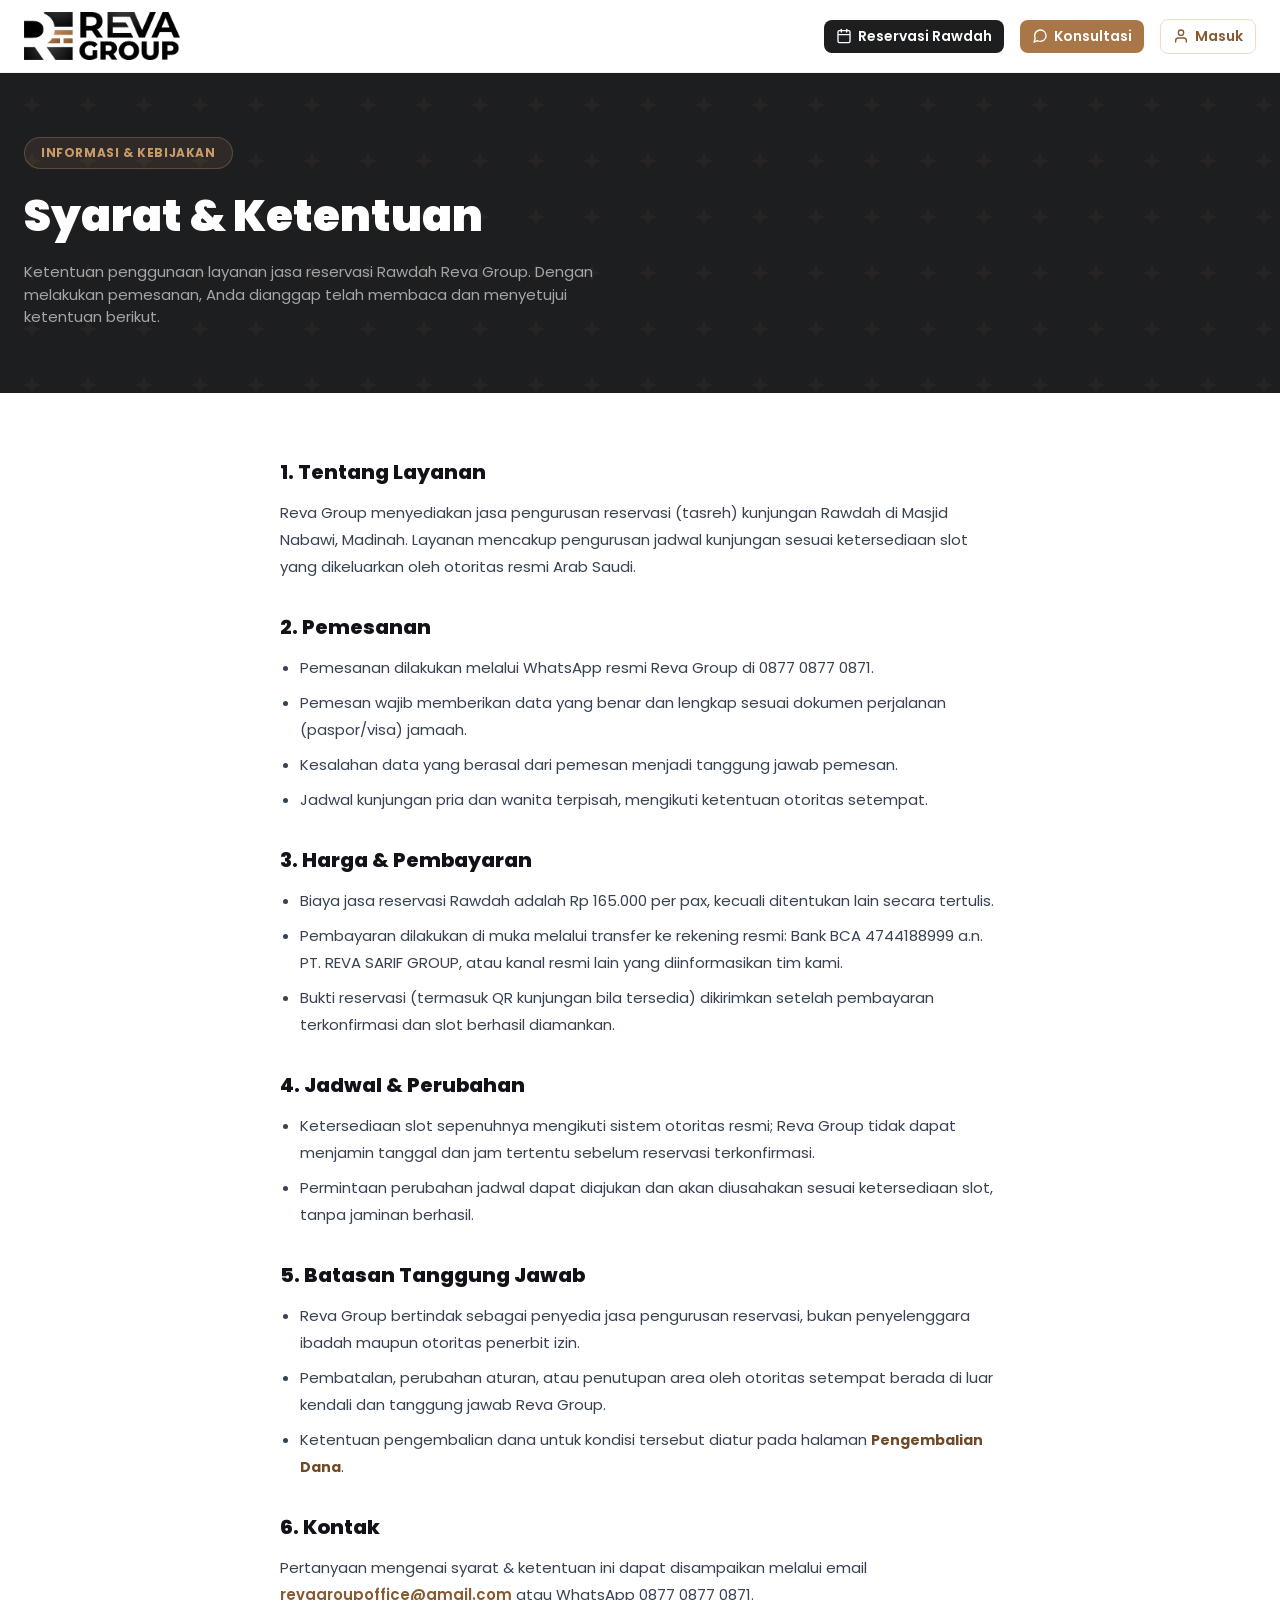
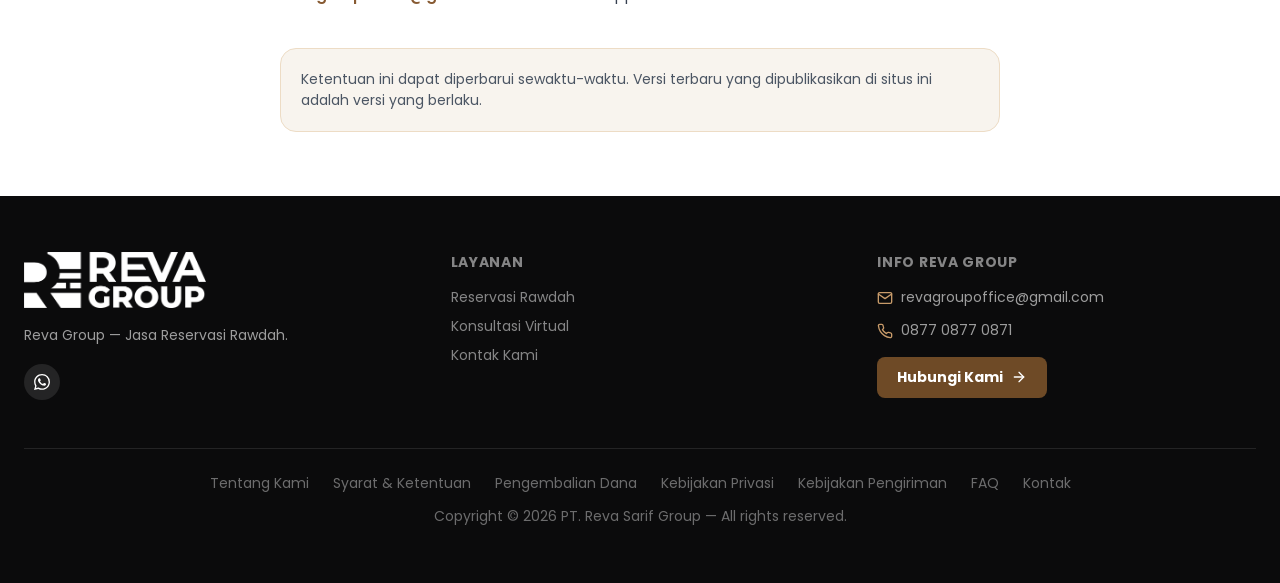
<file: syarat-ketentuan.html>
<!DOCTYPE html>
<html lang="id">
<head>
  <meta charset="UTF-8" />
  <meta name="viewport" content="width=device-width, initial-scale=1.0" />
  <title>Syarat &amp; Ketentuan - Reva Group</title>
  <meta name="description" content="Syarat dan ketentuan layanan jasa reservasi Rawdah Reva Group." />
  <link rel="icon" type="image/png" href="assets/reva-logo.png" />
  <link rel="preconnect" href="https://fonts.googleapis.com" />
  <link rel="preconnect" href="https://fonts.gstatic.com" crossorigin />
  <link href="https://fonts.googleapis.com/css2?family=Poppins:wght@400;500;600;700;800;900&display=swap" rel="stylesheet" />
  <link rel="stylesheet" href="css/style.css" />
</head>
<body>

  <header class="site-header">
    <div class="container">
      <a href="index.html" class="brand">
        <img src="assets/reva-logo.png" alt="Reva Group" />
      </a>
      <nav class="nav-desktop" aria-label="Navigasi utama">
        <a href="reservasi.html" class="nav-pill dark">
          <svg class="icon-sm" viewBox="0 0 24 24" fill="none" stroke="currentColor" stroke-width="2" stroke-linecap="round" stroke-linejoin="round"><rect x="3" y="4" width="18" height="18" rx="2"/><line x1="16" y1="2" x2="16" y2="6"/><line x1="8" y1="2" x2="8" y2="6"/><line x1="3" y1="10" x2="21" y2="10"/></svg>
          Reservasi Rawdah
        </a>
        <a href="index.html#konsultasi" class="nav-pill accent">
          <svg class="icon-sm" viewBox="0 0 24 24" fill="none" stroke="currentColor" stroke-width="2" stroke-linecap="round" stroke-linejoin="round"><path d="M21 11.5a8.38 8.38 0 0 1-.9 3.8 8.5 8.5 0 0 1-7.6 4.7 8.38 8.38 0 0 1-3.8-.9L3 21l1.9-5.7a8.38 8.38 0 0 1-.9-3.8 8.5 8.5 0 0 1 4.7-7.6 8.38 8.38 0 0 1 3.8-.9h.5a8.48 8.48 0 0 1 8 8v.5z"/></svg>
          Konsultasi
        </a>
        <a href="akun.html" class="nav-pill outline">
          <svg class="icon-sm" viewBox="0 0 24 24" fill="none" stroke="currentColor" stroke-width="2" stroke-linecap="round" stroke-linejoin="round"><path d="M20 21v-2a4 4 0 0 0-4-4H8a4 4 0 0 0-4 4v2"/><circle cx="12" cy="7" r="4"/></svg>
          <span class="nav-akun-label">Masuk</span>
        </a>
      </nav>
      <button class="nav-toggle" aria-label="Buka menu" aria-expanded="false" aria-controls="navMobile">
        <svg class="icon" viewBox="0 0 24 24" fill="none" stroke="currentColor" stroke-width="2" stroke-linecap="round"><line x1="3" y1="6" x2="21" y2="6"/><line x1="3" y1="12" x2="21" y2="12"/><line x1="3" y1="18" x2="21" y2="18"/></svg>
      </button>
    </div>
    <nav class="nav-mobile" id="navMobile" aria-label="Navigasi seluler">
      <a href="reservasi.html">Reservasi Rawdah</a>
      <a href="index.html#konsultasi">Konsultasi</a>
      <a href="kontak.html">Kontak</a>
      <a href="akun.html">Akun</a>
    </nav>
  </header>

  <section class="page-hero">
    <svg class="pattern" aria-hidden="true">
      <defs>
        <pattern id="geo-page" width="56" height="56" patternUnits="userSpaceOnUse">
          <polygon points="32,22 34.5,29.5 42,32 34.5,34.5 32,42 29.5,34.5 22,32 29.5,29.5" fill="currentColor" />
        </pattern>
      </defs>
      <rect width="100%" height="100%" fill="url(#geo-page)" />
    </svg>
    <div class="container">
      <span class="badge badge-gold">Informasi &amp; Kebijakan</span>
      <h1>Syarat &amp; Ketentuan</h1>
      <p>Ketentuan penggunaan layanan jasa reservasi Rawdah Reva Group. Dengan melakukan pemesanan, Anda dianggap telah membaca dan menyetujui ketentuan berikut.</p>
    </div>
  </section>

  <main class="prose">
    <h2>1. Tentang Layanan</h2>
    <p>
      Reva Group menyediakan jasa pengurusan reservasi (tasreh) kunjungan Rawdah di Masjid Nabawi,
      Madinah. Layanan mencakup pengurusan jadwal kunjungan sesuai ketersediaan slot yang
      dikeluarkan oleh otoritas resmi Arab Saudi.
    </p>

    <h2>2. Pemesanan</h2>
    <ul>
      <li>Pemesanan dilakukan melalui WhatsApp resmi Reva Group di 0877 0877 0871.</li>
      <li>Pemesan wajib memberikan data yang benar dan lengkap sesuai dokumen perjalanan (paspor/visa) jamaah.</li>
      <li>Kesalahan data yang berasal dari pemesan menjadi tanggung jawab pemesan.</li>
      <li>Jadwal kunjungan pria dan wanita terpisah, mengikuti ketentuan otoritas setempat.</li>
    </ul>

    <h2>3. Harga &amp; Pembayaran</h2>
    <ul>
      <li>Biaya jasa reservasi Rawdah adalah Rp 165.000 per pax, kecuali ditentukan lain secara tertulis.</li>
      <li>Pembayaran dilakukan di muka melalui transfer ke rekening resmi: Bank BCA 4744188999 a.n. PT. REVA SARIF GROUP, atau kanal resmi lain yang diinformasikan tim kami.</li>
      <li>Bukti reservasi (termasuk QR kunjungan bila tersedia) dikirimkan setelah pembayaran terkonfirmasi dan slot berhasil diamankan.</li>
    </ul>

    <h2>4. Jadwal &amp; Perubahan</h2>
    <ul>
      <li>Ketersediaan slot sepenuhnya mengikuti sistem otoritas resmi; Reva Group tidak dapat menjamin tanggal dan jam tertentu sebelum reservasi terkonfirmasi.</li>
      <li>Permintaan perubahan jadwal dapat diajukan dan akan diusahakan sesuai ketersediaan slot, tanpa jaminan berhasil.</li>
    </ul>

    <h2>5. Batasan Tanggung Jawab</h2>
    <ul>
      <li>Reva Group bertindak sebagai penyedia jasa pengurusan reservasi, bukan penyelenggara ibadah maupun otoritas penerbit izin.</li>
      <li>Pembatalan, perubahan aturan, atau penutupan area oleh otoritas setempat berada di luar kendali dan tanggung jawab Reva Group.</li>
      <li>Ketentuan pengembalian dana untuk kondisi tersebut diatur pada halaman <a href="pengembalian-dana.html" class="info-link" style="display:inline">Pengembalian Dana</a>.</li>
    </ul>

    <h2>6. Kontak</h2>
    <p>
      Pertanyaan mengenai syarat &amp; ketentuan ini dapat disampaikan melalui email
      <a href="mailto:revagroupoffice@gmail.com" style="color: var(--bronze-dark); font-weight: 600;">revagroupoffice@gmail.com</a>
      atau WhatsApp 0877 0877 0871.
    </p>

    <div class="note">
      Ketentuan ini dapat diperbarui sewaktu-waktu. Versi terbaru yang dipublikasikan di situs ini
      adalah versi yang berlaku.
    </div>
  </main>

  <footer class="site-footer">
    <div class="container">
      <div class="footer-grid">
        <div class="footer-brand">
          <img src="assets/reva-logo.png" alt="Reva Group" />
          <p class="footer-tagline">
            Reva Group &mdash; Jasa Reservasi Rawdah.
          </p>
          <div class="socials">
            <a href="https://wa.me/6287708770871" aria-label="WhatsApp">
              <svg class="icon-sm" viewBox="0 0 24 24" fill="currentColor"><path d="M17.472 14.382c-.297-.149-1.758-.867-2.03-.967-.273-.099-.471-.148-.67.15-.197.297-.767.966-.94 1.164-.173.199-.347.223-.644.075-.297-.15-1.255-.463-2.39-1.475-.883-.788-1.48-1.761-1.653-2.059-.173-.297-.018-.458.13-.606.134-.133.297-.347.446-.52.149-.174.198-.298.298-.497.099-.198.05-.371-.025-.52-.075-.149-.669-1.612-.916-2.207-.242-.579-.487-.5-.669-.51-.173-.008-.371-.01-.57-.01-.198 0-.52.074-.792.372-.272.297-1.04 1.016-1.04 2.479 0 1.462 1.065 2.875 1.213 3.074.149.198 2.096 3.2 5.077 4.487.709.306 1.262.489 1.694.625.712.227 1.36.195 1.871.118.571-.085 1.758-.719 2.006-1.413.248-.694.248-1.289.173-1.413-.074-.124-.272-.198-.57-.347m-5.421 7.403h-.004a9.87 9.87 0 0 1-5.031-1.378l-.361-.214-3.741.982.998-3.648-.235-.374a9.86 9.86 0 0 1-1.511-5.26c.001-5.45 4.436-9.884 9.888-9.884 2.64 0 5.122 1.03 6.988 2.898a9.825 9.825 0 0 1 2.893 6.994c-.003 5.45-4.437 9.884-9.884 9.884m8.413-18.297A11.815 11.815 0 0 0 12.05 0C5.495 0 .16 5.335.157 11.892c0 2.096.547 4.142 1.588 5.945L.057 24l6.305-1.654a11.882 11.882 0 0 0 5.683 1.448h.005c6.554 0 11.89-5.335 11.893-11.893a11.821 11.821 0 0 0-3.48-8.413z"/></svg>
            </a>
          </div>
        </div>
        <div class="footer-col">
          <h3>Layanan</h3>
          <div class="footer-links">
            <a href="reservasi.html">Reservasi Rawdah</a>
            <a href="index.html#konsultasi">Konsultasi Virtual</a>
            <a href="kontak.html">Kontak Kami</a>
          </div>
        </div>
        <div class="footer-col">
          <h3>Info Reva Group</h3>
          <div class="footer-contact">
            <div>
              <svg class="icon-sm" viewBox="0 0 24 24" fill="none" stroke="currentColor" stroke-width="2" stroke-linecap="round" stroke-linejoin="round"><path d="M4 4h16c1.1 0 2 .9 2 2v12c0 1.1-.9 2-2 2H4c-1.1 0-2-.9-2-2V6c0-1.1.9-2 2-2z"/><polyline points="22,6 12,13 2,6"/></svg>
              <a href="mailto:revagroupoffice@gmail.com">revagroupoffice@gmail.com</a>
            </div>
            <div>
              <svg class="icon-sm" viewBox="0 0 24 24" fill="none" stroke="currentColor" stroke-width="2" stroke-linecap="round" stroke-linejoin="round"><path d="M22 16.92v3a2 2 0 0 1-2.18 2 19.79 19.79 0 0 1-8.63-3.07 19.5 19.5 0 0 1-6-6 19.79 19.79 0 0 1-3.07-8.67A2 2 0 0 1 4.11 2h3a2 2 0 0 1 2 1.72 12.84 12.84 0 0 0 .7 2.81 2 2 0 0 1-.45 2.11L8.09 9.91a16 16 0 0 0 6 6l1.27-1.27a2 2 0 0 1 2.11-.45 12.84 12.84 0 0 0 2.81.7A2 2 0 0 1 22 16.92z"/></svg>
              <span>0877 0877 0871</span>
            </div>
          </div>
          <a href="kontak.html" class="btn-footer">
            Hubungi Kami
            <svg class="icon-sm" viewBox="0 0 24 24" fill="none" stroke="currentColor" stroke-width="2" stroke-linecap="round" stroke-linejoin="round"><line x1="5" y1="12" x2="19" y2="12"/><polyline points="12 5 19 12 12 19"/></svg>
          </a>
        </div>
      </div>
      <div class="footer-bottom">
        <div class="footer-bottom-links">
          <a href="tentang-kami.html">Tentang Kami</a>
          <a href="syarat-ketentuan.html">Syarat &amp; Ketentuan</a>
          <a href="pengembalian-dana.html">Pengembalian Dana</a>
          <a href="kebijakan-privasi.html">Kebijakan Privasi</a>
          <a href="kebijakan-pengiriman.html">Kebijakan Pengiriman</a>
          <a href="faq.html">FAQ</a>
          <a href="kontak.html">Kontak</a>
        </div>
        <p>Copyright &copy; 2026 PT. Reva Sarif Group &mdash; All rights reserved.</p>
      </div>
    </div>
  </footer>

  <script src="js/site.js"></script>
  <script src="js/main.js"></script>
</body>
</html>
</file>
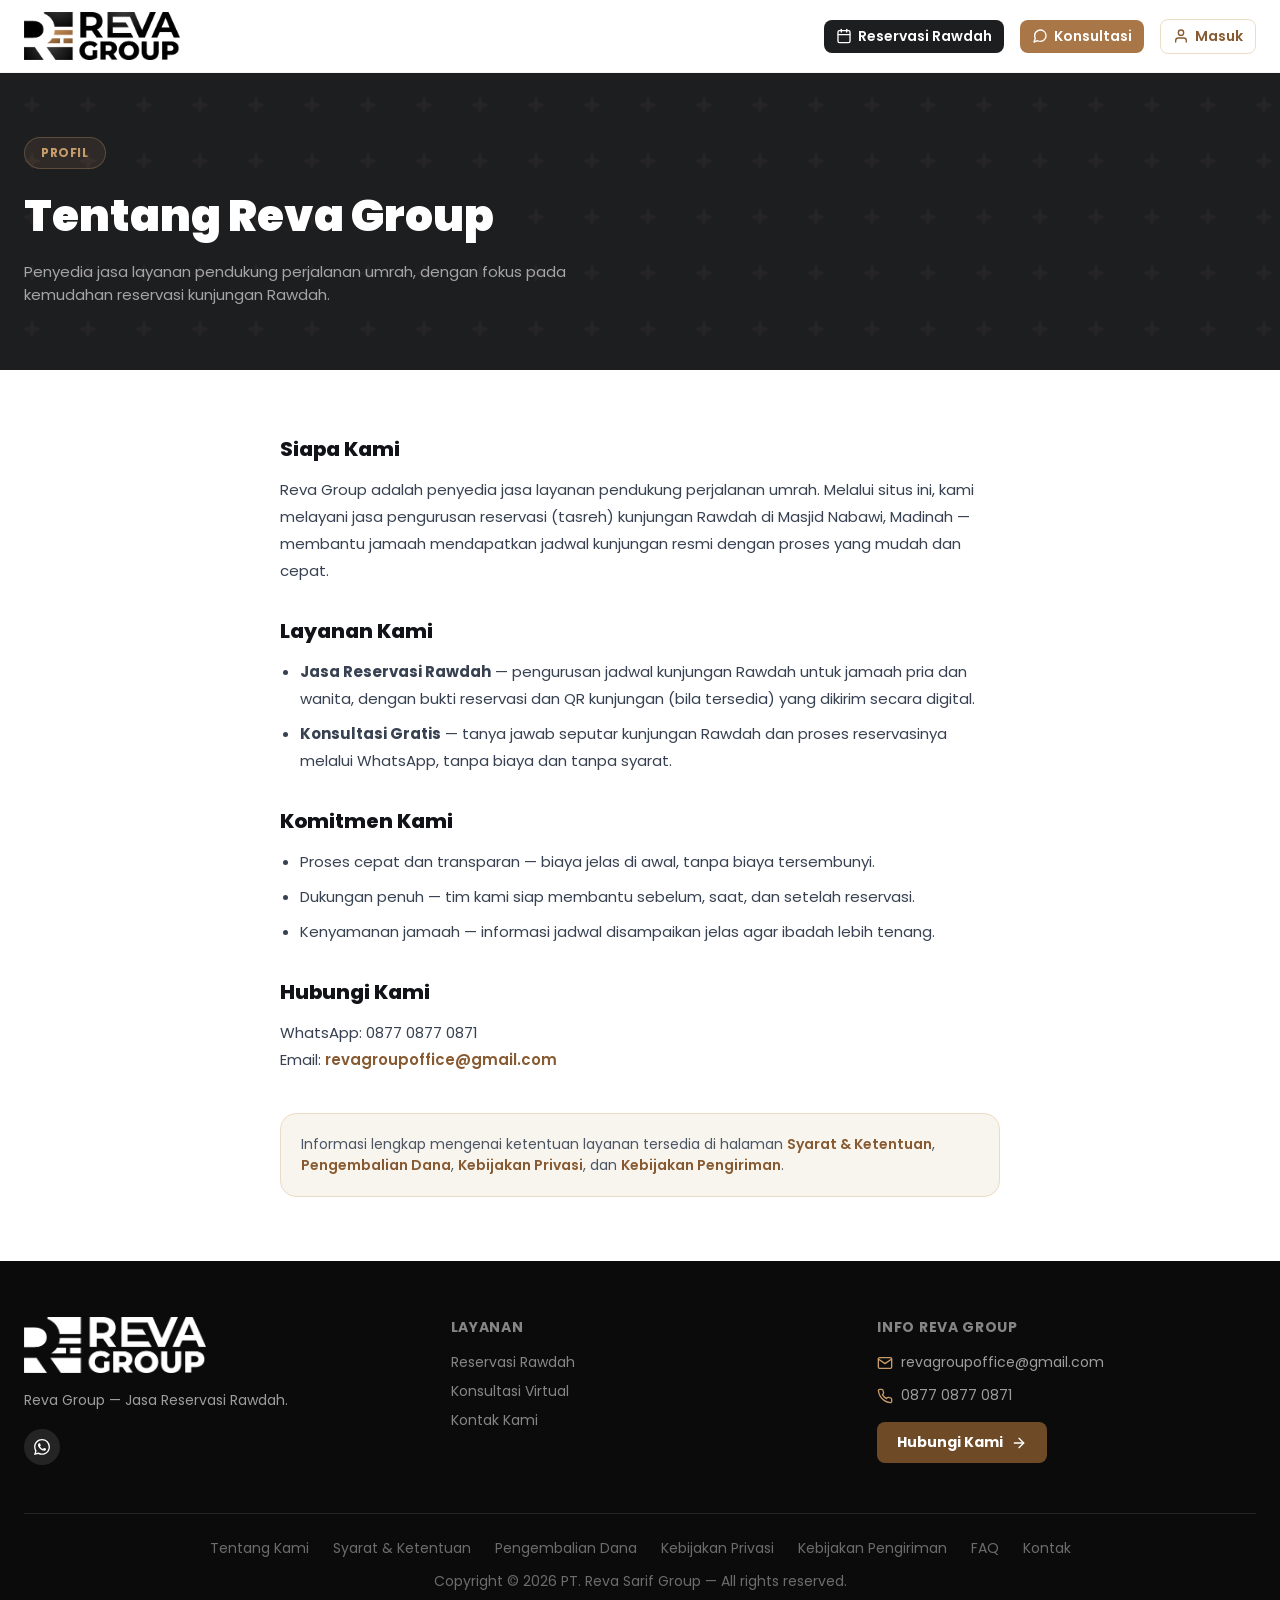
<file: tentang-kami.html>
<!DOCTYPE html>
<html lang="id">
<head>
  <meta charset="UTF-8" />
  <meta name="viewport" content="width=device-width, initial-scale=1.0" />
  <title>Tentang Kami - Reva Group</title>
  <meta name="description" content="Profil Reva Group, penyedia jasa reservasi (tasreh) kunjungan Rawdah di Masjid Nabawi untuk jamaah umrah." />
  <link rel="icon" type="image/png" href="assets/reva-logo.png" />
  <link rel="preconnect" href="https://fonts.googleapis.com" />
  <link rel="preconnect" href="https://fonts.gstatic.com" crossorigin />
  <link href="https://fonts.googleapis.com/css2?family=Poppins:wght@400;500;600;700;800;900&display=swap" rel="stylesheet" />
  <link rel="stylesheet" href="css/style.css" />
</head>
<body>

  <header class="site-header">
    <div class="container">
      <a href="index.html" class="brand">
        <img src="assets/reva-logo.png" alt="Reva Group" />
      </a>
      <nav class="nav-desktop" aria-label="Navigasi utama">
        <a href="reservasi.html" class="nav-pill dark">
          <svg class="icon-sm" viewBox="0 0 24 24" fill="none" stroke="currentColor" stroke-width="2" stroke-linecap="round" stroke-linejoin="round"><rect x="3" y="4" width="18" height="18" rx="2"/><line x1="16" y1="2" x2="16" y2="6"/><line x1="8" y1="2" x2="8" y2="6"/><line x1="3" y1="10" x2="21" y2="10"/></svg>
          Reservasi Rawdah
        </a>
        <a href="index.html#konsultasi" class="nav-pill accent">
          <svg class="icon-sm" viewBox="0 0 24 24" fill="none" stroke="currentColor" stroke-width="2" stroke-linecap="round" stroke-linejoin="round"><path d="M21 11.5a8.38 8.38 0 0 1-.9 3.8 8.5 8.5 0 0 1-7.6 4.7 8.38 8.38 0 0 1-3.8-.9L3 21l1.9-5.7a8.38 8.38 0 0 1-.9-3.8 8.5 8.5 0 0 1 4.7-7.6 8.38 8.38 0 0 1 3.8-.9h.5a8.48 8.48 0 0 1 8 8v.5z"/></svg>
          Konsultasi
        </a>
        <a href="akun.html" class="nav-pill outline">
          <svg class="icon-sm" viewBox="0 0 24 24" fill="none" stroke="currentColor" stroke-width="2" stroke-linecap="round" stroke-linejoin="round"><path d="M20 21v-2a4 4 0 0 0-4-4H8a4 4 0 0 0-4 4v2"/><circle cx="12" cy="7" r="4"/></svg>
          <span class="nav-akun-label">Masuk</span>
        </a>
      </nav>
      <button class="nav-toggle" aria-label="Buka menu" aria-expanded="false" aria-controls="navMobile">
        <svg class="icon" viewBox="0 0 24 24" fill="none" stroke="currentColor" stroke-width="2" stroke-linecap="round"><line x1="3" y1="6" x2="21" y2="6"/><line x1="3" y1="12" x2="21" y2="12"/><line x1="3" y1="18" x2="21" y2="18"/></svg>
      </button>
    </div>
    <nav class="nav-mobile" id="navMobile" aria-label="Navigasi seluler">
      <a href="reservasi.html">Reservasi Rawdah</a>
      <a href="index.html#konsultasi">Konsultasi</a>
      <a href="kontak.html">Kontak</a>
      <a href="akun.html">Akun</a>
    </nav>
  </header>

  <section class="page-hero">
    <svg class="pattern" aria-hidden="true">
      <defs>
        <pattern id="geo-page" width="56" height="56" patternUnits="userSpaceOnUse">
          <polygon points="32,22 34.5,29.5 42,32 34.5,34.5 32,42 29.5,34.5 22,32 29.5,29.5" fill="currentColor" />
        </pattern>
      </defs>
      <rect width="100%" height="100%" fill="url(#geo-page)" />
    </svg>
    <div class="container">
      <span class="badge badge-gold">Profil</span>
      <h1>Tentang Reva Group</h1>
      <p>Penyedia jasa layanan pendukung perjalanan umrah, dengan fokus pada kemudahan reservasi kunjungan Rawdah.</p>
    </div>
  </section>

  <main class="prose">
    <h2>Siapa Kami</h2>
    <p>
      Reva Group adalah penyedia jasa layanan pendukung perjalanan umrah. Melalui situs ini, kami
      melayani jasa pengurusan reservasi (tasreh) kunjungan Rawdah di Masjid Nabawi, Madinah &mdash;
      membantu jamaah mendapatkan jadwal kunjungan resmi dengan proses yang mudah dan cepat.
    </p>

    <h2>Layanan Kami</h2>
    <ul>
      <li><strong>Jasa Reservasi Rawdah</strong> &mdash; pengurusan jadwal kunjungan Rawdah untuk jamaah pria dan wanita, dengan bukti reservasi dan QR kunjungan (bila tersedia) yang dikirim secara digital.</li>
      <li><strong>Konsultasi Gratis</strong> &mdash; tanya jawab seputar kunjungan Rawdah dan proses reservasinya melalui WhatsApp, tanpa biaya dan tanpa syarat.</li>
    </ul>

    <h2>Komitmen Kami</h2>
    <ul>
      <li>Proses cepat dan transparan &mdash; biaya jelas di awal, tanpa biaya tersembunyi.</li>
      <li>Dukungan penuh &mdash; tim kami siap membantu sebelum, saat, dan setelah reservasi.</li>
      <li>Kenyamanan jamaah &mdash; informasi jadwal disampaikan jelas agar ibadah lebih tenang.</li>
    </ul>

    <h2>Hubungi Kami</h2>
    <p>
      WhatsApp: 0877 0877 0871<br />
      Email: <a href="mailto:revagroupoffice@gmail.com" style="color: var(--bronze-dark); font-weight: 600;">revagroupoffice@gmail.com</a>
    </p>

    <div class="note">
      Informasi lengkap mengenai ketentuan layanan tersedia di halaman
      <a href="syarat-ketentuan.html" style="color: var(--bronze-dark); font-weight: 600;">Syarat &amp; Ketentuan</a>,
      <a href="pengembalian-dana.html" style="color: var(--bronze-dark); font-weight: 600;">Pengembalian Dana</a>,
      <a href="kebijakan-privasi.html" style="color: var(--bronze-dark); font-weight: 600;">Kebijakan Privasi</a>, dan
      <a href="kebijakan-pengiriman.html" style="color: var(--bronze-dark); font-weight: 600;">Kebijakan Pengiriman</a>.
    </div>
  </main>

  <footer class="site-footer">
    <div class="container">
      <div class="footer-grid">
        <div class="footer-brand">
          <img src="assets/reva-logo.png" alt="Reva Group" />
          <p class="footer-tagline">
            Reva Group &mdash; Jasa Reservasi Rawdah.
          </p>
          <div class="socials">
            <a href="https://wa.me/6287708770871" aria-label="WhatsApp">
              <svg class="icon-sm" viewBox="0 0 24 24" fill="currentColor"><path d="M17.472 14.382c-.297-.149-1.758-.867-2.03-.967-.273-.099-.471-.148-.67.15-.197.297-.767.966-.94 1.164-.173.199-.347.223-.644.075-.297-.15-1.255-.463-2.39-1.475-.883-.788-1.48-1.761-1.653-2.059-.173-.297-.018-.458.13-.606.134-.133.297-.347.446-.52.149-.174.198-.298.298-.497.099-.198.05-.371-.025-.52-.075-.149-.669-1.612-.916-2.207-.242-.579-.487-.5-.669-.51-.173-.008-.371-.01-.57-.01-.198 0-.52.074-.792.372-.272.297-1.04 1.016-1.04 2.479 0 1.462 1.065 2.875 1.213 3.074.149.198 2.096 3.2 5.077 4.487.709.306 1.262.489 1.694.625.712.227 1.36.195 1.871.118.571-.085 1.758-.719 2.006-1.413.248-.694.248-1.289.173-1.413-.074-.124-.272-.198-.57-.347m-5.421 7.403h-.004a9.87 9.87 0 0 1-5.031-1.378l-.361-.214-3.741.982.998-3.648-.235-.374a9.86 9.86 0 0 1-1.511-5.26c.001-5.45 4.436-9.884 9.888-9.884 2.64 0 5.122 1.03 6.988 2.898a9.825 9.825 0 0 1 2.893 6.994c-.003 5.45-4.437 9.884-9.884 9.884m8.413-18.297A11.815 11.815 0 0 0 12.05 0C5.495 0 .16 5.335.157 11.892c0 2.096.547 4.142 1.588 5.945L.057 24l6.305-1.654a11.882 11.882 0 0 0 5.683 1.448h.005c6.554 0 11.89-5.335 11.893-11.893a11.821 11.821 0 0 0-3.48-8.413z"/></svg>
            </a>
          </div>
        </div>
        <div class="footer-col">
          <h3>Layanan</h3>
          <div class="footer-links">
            <a href="reservasi.html">Reservasi Rawdah</a>
            <a href="index.html#konsultasi">Konsultasi Virtual</a>
            <a href="kontak.html">Kontak Kami</a>
          </div>
        </div>
        <div class="footer-col">
          <h3>Info Reva Group</h3>
          <div class="footer-contact">
            <div>
              <svg class="icon-sm" viewBox="0 0 24 24" fill="none" stroke="currentColor" stroke-width="2" stroke-linecap="round" stroke-linejoin="round"><path d="M4 4h16c1.1 0 2 .9 2 2v12c0 1.1-.9 2-2 2H4c-1.1 0-2-.9-2-2V6c0-1.1.9-2 2-2z"/><polyline points="22,6 12,13 2,6"/></svg>
              <a href="mailto:revagroupoffice@gmail.com">revagroupoffice@gmail.com</a>
            </div>
            <div>
              <svg class="icon-sm" viewBox="0 0 24 24" fill="none" stroke="currentColor" stroke-width="2" stroke-linecap="round" stroke-linejoin="round"><path d="M22 16.92v3a2 2 0 0 1-2.18 2 19.79 19.79 0 0 1-8.63-3.07 19.5 19.5 0 0 1-6-6 19.79 19.79 0 0 1-3.07-8.67A2 2 0 0 1 4.11 2h3a2 2 0 0 1 2 1.72 12.84 12.84 0 0 0 .7 2.81 2 2 0 0 1-.45 2.11L8.09 9.91a16 16 0 0 0 6 6l1.27-1.27a2 2 0 0 1 2.11-.45 12.84 12.84 0 0 0 2.81.7A2 2 0 0 1 22 16.92z"/></svg>
              <span>0877 0877 0871</span>
            </div>
          </div>
          <a href="kontak.html" class="btn-footer">
            Hubungi Kami
            <svg class="icon-sm" viewBox="0 0 24 24" fill="none" stroke="currentColor" stroke-width="2" stroke-linecap="round" stroke-linejoin="round"><line x1="5" y1="12" x2="19" y2="12"/><polyline points="12 5 19 12 12 19"/></svg>
          </a>
        </div>
      </div>
      <div class="footer-bottom">
        <div class="footer-bottom-links">
          <a href="tentang-kami.html">Tentang Kami</a>
          <a href="syarat-ketentuan.html">Syarat &amp; Ketentuan</a>
          <a href="pengembalian-dana.html">Pengembalian Dana</a>
          <a href="kebijakan-privasi.html">Kebijakan Privasi</a>
          <a href="kebijakan-pengiriman.html">Kebijakan Pengiriman</a>
          <a href="faq.html">FAQ</a>
          <a href="kontak.html">Kontak</a>
        </div>
        <p>Copyright &copy; 2026 PT. Reva Sarif Group &mdash; All rights reserved.</p>
      </div>
    </div>
  </footer>

  <script src="js/site.js"></script>
  <script src="js/main.js"></script>
</body>
</html>
</file>
<file: css/style.css>
/* ============================================================
   Reva Group — Jasa Reservasi Rawdah
   Palet warna diambil dari logo Reva Group:
   - Hitam arang  : #0B0B0C — #1D1E20 — #353537
   - Bronze/copper: #875A32 — #A97747 — #BB8452 — #C89B6A
   Ubah nilai variabel di bawah untuk mengganti tema.
   ============================================================ */
:root {
  --ink: #0B0B0C;            /* hitam terdalam (footer) */
  --charcoal: #1D1E20;       /* arang logo — section gelap */
  --charcoal-soft: #26272A;

  --bronze: #A97747;         /* aksen utama (bronze tengah logo) */
  --bronze-strong: #92643A;  /* hover tombol */
  --bronze-dark: #875A32;
  --bronze-deep: #6E4A26;    /* aksen section informasi */
  --bronze-light: #C89B6A;   /* bronze terang di atas latar gelap */

  --bronze-pale: #F5EBDD;    /* tint badge terang */
  --bronze-line: #EDDCC5;    /* border kartu terang */
  --cream: #F8F4EE;          /* latar kartu informasi */
  --sand: #9B8570;           /* gradasi tanah pada hero */

  --text: #111318;
  --muted: #6B7280;
  --line: #F3F4F6;

  --radius-btn: 0.75rem;
  --container: 80rem;
}

* { margin: 0; padding: 0; box-sizing: border-box; }

html { scroll-behavior: smooth; }

body {
  font-family: "Poppins", ui-sans-serif, system-ui, -apple-system, "Segoe UI", sans-serif;
  color: var(--text);
  background: #fff;
  line-height: 1.5;
  -webkit-font-smoothing: antialiased;
}

img { max-width: 100%; display: block; }
a { color: inherit; text-decoration: none; }
ul { list-style: none; }

.container {
  max-width: var(--container);
  margin: 0 auto;
  padding: 0 1.5rem;
}

.icon { width: 1.25rem; height: 1.25rem; flex-shrink: 0; }
.icon-sm { width: 1rem; height: 1rem; flex-shrink: 0; }

:focus-visible { outline: 2px solid var(--bronze); outline-offset: 2px; }

/* ---------- Header ---------- */
.site-header {
  position: sticky;
  top: 0;
  z-index: 50;
  background: #fff;
  border-bottom: 1px solid var(--line);
  box-shadow: 0 1px 2px rgba(0, 0, 0, 0.05);
}

.site-header .container {
  display: flex;
  align-items: center;
  justify-content: space-between;
  padding-top: 0.75rem;
  padding-bottom: 0.75rem;
}

.brand { display: block; flex-shrink: 0; }
.brand img { height: 3rem; width: auto; object-fit: contain; }

.nav-desktop { display: none; align-items: center; gap: 1rem; }

.nav-pill {
  display: inline-flex;
  align-items: center;
  gap: 0.375rem;
  border-radius: 0.5rem;
  padding: 0.375rem 0.75rem;
  font-size: 0.875rem;
  font-weight: 600;
  color: #fff;
  transition: background-color 0.2s, transform 0.2s;
}
.nav-pill:hover { transform: translateY(-1px); }
.nav-pill.dark { background: var(--charcoal); }
.nav-pill.dark:hover { background: var(--charcoal-soft); }
.nav-pill.accent { background: var(--bronze); }
.nav-pill.accent:hover { background: var(--bronze-strong); }
.nav-pill.outline { border: 1.5px solid var(--bronze-line); color: var(--bronze-dark); background: transparent; }
.nav-pill.outline:hover { background: var(--bronze-pale); }

.nav-toggle {
  display: inline-flex;
  border: 0;
  background: transparent;
  border-radius: 0.375rem;
  padding: 0.5rem;
  color: #4B5563;
  cursor: pointer;
}
.nav-toggle:hover { background: var(--line); }

.nav-mobile { display: none; border-top: 1px solid var(--line); padding: 0.75rem 1.5rem 1rem; }
.nav-mobile.open { display: grid; gap: 0.5rem; }
.nav-mobile a {
  display: flex;
  align-items: center;
  gap: 0.5rem;
  border-radius: 0.5rem;
  padding: 0.625rem 0.75rem;
  font-size: 0.875rem;
  font-weight: 600;
  color: #374151;
}
.nav-mobile a:hover { background: var(--cream); color: var(--bronze-dark); }

@media (min-width: 768px) {
  .nav-desktop { display: flex; }
  .nav-toggle, .nav-mobile { display: none !important; }
}

/* ---------- Hero ---------- */
.hero {
  position: relative;
  display: flex;
  align-items: center;
  min-height: 92vh;
  overflow: hidden;
  background: var(--charcoal);
}

.hero-bg { position: absolute; inset: 0; }
.hero-bg img { width: 100%; height: 100%; object-fit: cover; object-position: center; }
.hero-overlay {
  position: absolute;
  inset: 0;
  background: linear-gradient(to right, rgba(11, 11, 12, 0.55), rgba(11, 11, 12, 0.78) 50%, rgba(11, 11, 12, 0.30));
}
.hero-ground {
  position: absolute;
  right: 0; bottom: 0; left: 0;
  height: 8rem;
  background: linear-gradient(to top, var(--sand), transparent);
}

.pattern {
  pointer-events: none;
  position: absolute;
  inset: 0;
  width: 100%;
  height: 100%;
  color: #fff;
}
.hero .pattern { opacity: 0.04; }

.hero-inner {
  position: relative;
  z-index: 10;
  width: 100%;
  padding-top: 7rem;
  padding-bottom: 7rem;
}

.hero-copy { max-width: 36rem; }

.hero-title {
  margin-bottom: 1.5rem;
  font-size: clamp(3.5rem, 8.5vw, 6rem);
  line-height: 0.92;
  font-weight: 900;
  letter-spacing: -0.025em;
  text-transform: uppercase;
  color: #fff;
}
.hero-title .accent { color: var(--bronze-light); }

.hero-sub {
  margin-bottom: 2rem;
  max-width: 24rem;
  font-size: 1rem;
  line-height: 1.65;
  color: rgba(255, 255, 255, 0.65);
}

.hero-actions { display: flex; flex-wrap: wrap; gap: 0.75rem; }

.btn {
  display: inline-flex;
  align-items: center;
  justify-content: center;
  gap: 0.5rem;
  border-radius: var(--radius-btn);
  padding: 0.875rem 2rem;
  font-size: 0.875rem;
  font-weight: 700;
  transition: background-color 0.2s, transform 0.2s, border-color 0.2s;
}
.btn:hover { transform: translateY(-1px); }

.btn-accent {
  background: var(--bronze);
  color: #fff;
  box-shadow: 0 10px 15px -3px rgba(135, 90, 50, 0.35);
}
.btn-accent:hover { background: var(--bronze-strong); }

.btn-glass {
  border: 1px solid rgba(255, 255, 255, 0.25);
  background: rgba(255, 255, 255, 0.1);
  color: #fff;
  backdrop-filter: blur(4px);
}
.btn-glass:hover { background: rgba(255, 255, 255, 0.18); }

.btn-gold {
  background: var(--bronze-light);
  color: var(--charcoal);
}
.btn-gold:hover { background: #D4A876; }

@media (min-width: 768px) {
  .hero-sub { font-size: 1.125rem; }
}

/* ---------- Section umum ---------- */
.section { padding: 5rem 0; }
section[id] { scroll-margin-top: 5rem; }

.badge {
  display: inline-block;
  border-radius: 9999px;
  padding: 0.375rem 1rem;
  font-size: 0.75rem;
  font-weight: 700;
  letter-spacing: 0.05em;
  text-transform: uppercase;
}

.section-title {
  font-size: clamp(1.875rem, 3vw, 2.25rem);
  line-height: 1.15;
  font-weight: 900;
}

/* ---------- Section Rawdah (gelap) ---------- */
.rawdah {
  position: relative;
  background: var(--charcoal);
  overflow: hidden;
}
.rawdah .pattern { opacity: 0.05; color: var(--bronze-light); }

.rawdah-grid {
  position: relative;
  display: grid;
  grid-template-columns: 1fr;
  align-items: center;
  gap: 3rem;
}

.rawdah-copy > * + * { margin-top: 1.5rem; }

.badge-gold {
  border: 1px solid rgba(200, 155, 106, 0.3);
  background: rgba(200, 155, 106, 0.1);
  color: var(--bronze-light);
}

.rawdah .section-title { color: #fff; }
.rawdah .section-title .accent { color: var(--bronze-light); }

.rawdah-desc { font-size: 0.875rem; line-height: 1.7; color: rgba(255, 255, 255, 0.65); }

.price-card {
  border-radius: 1rem;
  border: 1px solid rgba(200, 155, 106, 0.2);
  background: rgba(255, 255, 255, 0.05);
  padding: 1.25rem;
}
.price-label {
  font-size: 0.75rem;
  font-weight: 700;
  letter-spacing: 0.1em;
  text-transform: uppercase;
  color: var(--bronze-light);
}
.price-value { margin-top: 0.25rem; font-size: 2.25rem; font-weight: 900; color: #fff; }
.price-unit { font-size: 0.75rem; color: rgba(255, 255, 255, 0.4); }

.rawdah-checklist { display: grid; gap: 0.5rem; font-size: 0.875rem; color: rgba(255, 255, 255, 0.7); }
.rawdah-checklist li { display: flex; align-items: flex-start; gap: 0.5rem; }
.rawdah-checklist .icon-sm { margin-top: 0.2rem; color: var(--bronze-light); }

.fact-grid { display: grid; grid-template-columns: 1fr; gap: 1rem; }

.fact-card {
  border-radius: 1rem;
  border: 1px solid rgba(255, 255, 255, 0.1);
  background: rgba(255, 255, 255, 0.05);
  padding: 1.25rem;
}
.fact-icon {
  display: inline-flex;
  align-items: center;
  justify-content: center;
  width: 2.25rem;
  height: 2.25rem;
  border-radius: 0.625rem;
  background: rgba(200, 155, 106, 0.15);
  color: var(--bronze-light);
}
.fact-label { margin-top: 0.5rem; font-size: 0.75rem; color: rgba(255, 255, 255, 0.4); }
.fact-value { margin-top: 0.125rem; font-size: 0.875rem; font-weight: 700; color: #fff; }

@media (min-width: 640px) {
  .fact-grid { grid-template-columns: 1fr 1fr; }
}
@media (min-width: 1024px) {
  .rawdah-grid { grid-template-columns: 1fr 1fr; }
}

/* ---------- Section Konsultasi ---------- */
.konsultasi-grid {
  display: grid;
  grid-template-columns: 1fr;
  align-items: center;
  gap: 4rem;
}

.konsultasi-copy > * + * { margin-top: 1.5rem; }

.badge-soft { background: var(--bronze-pale); color: var(--bronze-dark); }

.konsultasi .section-title { color: var(--text); }
.konsultasi .section-title .accent { color: var(--bronze); }

.konsultasi-desc { font-size: 0.875rem; line-height: 1.7; color: var(--muted); }

.feature-list { display: grid; gap: 0.75rem; }
.feature-list li { display: flex; align-items: center; gap: 0.75rem; font-size: 0.875rem; color: #374151; }
.feature-list .icon { color: var(--bronze); }

.btn-outline {
  border: 2px solid var(--bronze-line);
  color: var(--bronze-dark);
  background: transparent;
  padding: 0.75rem 1.75rem;
}
.btn-outline:hover { border-color: var(--bronze); background: var(--bronze-pale); }

.btn-solid { background: var(--bronze); color: #fff; padding: 0.75rem 1.75rem; }
.btn-solid:hover { background: var(--bronze-strong); }

.steps { display: grid; gap: 0.75rem; }

.step-card {
  display: flex;
  align-items: flex-start;
  gap: 1rem;
  border-radius: 1rem;
  border: 1px solid var(--bronze-line);
  background: #fff;
  padding: 1rem 1.25rem;
}
.step-num {
  flex-shrink: 0;
  border-radius: 0.75rem;
  background: var(--bronze);
  padding: 0.25rem 0.625rem;
  font-size: 0.75rem;
  font-weight: 900;
  color: #fff;
}
.step-title { font-size: 0.875rem; font-weight: 700; color: var(--text); }
.step-sub { font-size: 0.75rem; color: var(--muted); }

.stat-card {
  display: flex;
  align-items: center;
  gap: 0.75rem;
  border-radius: 1rem;
  background: var(--bronze);
  padding: 1rem 1.25rem;
  color: #fff;
}
.stat-card .icon { width: 1.75rem; height: 1.75rem; }
.stat-value { font-size: 1.125rem; font-weight: 900; }
.stat-sub { font-size: 0.75rem; color: rgba(255, 255, 255, 0.8); }

.konsultasi-side > * + * { margin-top: 1.25rem; }

@media (min-width: 1024px) {
  .konsultasi-grid { grid-template-columns: 1fr 1fr; }
}

/* ---------- Section Informasi ---------- */
.info-head { margin-bottom: 3rem; text-align: center; }
.info-head .badge { margin-bottom: 0.75rem; }

.badge-deep { background: rgba(110, 74, 38, 0.1); color: var(--bronze-deep); }

.info-grid { display: grid; grid-template-columns: 1fr; gap: 1.5rem; }

.info-card {
  display: flex;
  flex-direction: column;
  border-radius: 1.5rem;
  border: 1px solid var(--line);
  background: var(--cream);
  padding: 1.75rem;
  transition: transform 0.2s, box-shadow 0.2s;
}
.info-card:hover { transform: translateY(-3px); box-shadow: 0 12px 24px -12px rgba(29, 30, 32, 0.18); }

.info-icon {
  display: inline-flex;
  align-items: center;
  justify-content: center;
  width: 2.75rem;
  height: 2.75rem;
  border-radius: 0.75rem;
  background: rgba(110, 74, 38, 0.1);
  color: var(--bronze-deep);
  margin-bottom: 1rem;
}
.info-card h3 { margin-bottom: 0.5rem; font-size: 1.125rem; font-weight: 700; color: var(--text); }
.info-card p { margin-bottom: 1.5rem; flex: 1; font-size: 0.875rem; line-height: 1.7; color: var(--muted); }

.info-link {
  display: inline-flex;
  align-items: center;
  gap: 0.375rem;
  font-size: 0.875rem;
  font-weight: 700;
  color: var(--bronze-deep);
}
.info-link:hover { text-decoration: underline; }

@media (min-width: 768px) { .info-grid { grid-template-columns: 1fr 1fr; } }
@media (min-width: 1024px) { .info-grid { grid-template-columns: repeat(4, 1fr); } }

/* ---------- Footer ---------- */
.site-footer { background: var(--ink); padding: 3.5rem 0; color: #fff; }

.footer-grid { display: grid; grid-template-columns: 1fr; gap: 3rem; }

.footer-brand > * + * { margin-top: 1rem; }
.footer-brand img { height: 3.5rem; width: auto; object-fit: contain; filter: brightness(0) invert(1); }
.footer-tagline { max-width: 20rem; font-size: 0.875rem; line-height: 1.7; color: rgba(255, 255, 255, 0.6); }

.socials { display: flex; align-items: center; gap: 0.75rem; }
.socials a {
  display: inline-flex;
  align-items: center;
  justify-content: center;
  width: 2.25rem;
  height: 2.25rem;
  border-radius: 9999px;
  background: rgba(255, 255, 255, 0.1);
  color: #fff;
  transition: background-color 0.2s;
}
.socials a:hover { background: var(--bronze); }

.footer-col h3 {
  margin-bottom: 0.875rem;
  font-size: 0.875rem;
  font-weight: 700;
  letter-spacing: 0.05em;
  text-transform: uppercase;
  color: rgba(255, 255, 255, 0.5);
}
.footer-links { display: grid; gap: 0.5rem; font-size: 0.875rem; }
.footer-links a { color: rgba(255, 255, 255, 0.5); transition: color 0.2s; }
.footer-links a:hover { color: rgba(255, 255, 255, 0.8); }

.footer-contact { display: grid; gap: 0.75rem; font-size: 0.875rem; color: rgba(255, 255, 255, 0.6); }
.footer-contact > div { display: flex; align-items: flex-start; gap: 0.5rem; }
.footer-contact .icon-sm { margin-top: 0.2rem; color: var(--bronze-light); }
.footer-contact a:hover { color: rgba(255, 255, 255, 0.85); }

.btn-footer {
  display: inline-flex;
  align-items: center;
  gap: 0.5rem;
  margin-top: 1rem;
  border-radius: 0.5rem;
  background: var(--bronze-deep);
  padding: 0.625rem 1.25rem;
  font-size: 0.875rem;
  font-weight: 700;
  color: #fff;
  transition: background-color 0.2s;
}
.btn-footer:hover { background: var(--bronze-dark); }

.footer-bottom {
  margin-top: 3rem;
  border-top: 1px solid rgba(255, 255, 255, 0.1);
  padding-top: 1.5rem;
  text-align: center;
  font-size: 0.875rem;
  color: rgba(255, 255, 255, 0.4);
}
.footer-bottom-links {
  margin-bottom: 0.75rem;
  display: flex;
  flex-wrap: wrap;
  justify-content: center;
  column-gap: 1.5rem;
  row-gap: 0.5rem;
}
.footer-bottom-links a:hover { color: rgba(255, 255, 255, 0.7); }

.photo-credit { margin-top: 0.5rem; font-size: 0.7rem; color: rgba(255, 255, 255, 0.25); }
.photo-credit a { color: rgba(255, 255, 255, 0.35); }
.photo-credit a:hover { color: rgba(255, 255, 255, 0.6); text-decoration: underline; }

@media (min-width: 768px) { .footer-grid { grid-template-columns: repeat(3, 1fr); } }

/* ---------- Halaman informasi (sub-halaman) ---------- */
.page-hero {
  position: relative;
  background: var(--charcoal);
  padding: 4rem 0;
  overflow: hidden;
}
.page-hero .pattern { opacity: 0.05; color: var(--bronze-light); }
.page-hero .container { position: relative; }
.page-hero .badge { margin-bottom: 0.875rem; }
.page-hero h1 { font-size: clamp(1.875rem, 4vw, 2.75rem); font-weight: 900; color: #fff; }
.page-hero p { margin-top: 0.75rem; max-width: 36rem; font-size: 0.9375rem; color: rgba(255, 255, 255, 0.6); }

.prose { max-width: 48rem; padding: 4rem 1.5rem; margin: 0 auto; }
.prose h2 { margin: 2rem 0 0.75rem; font-size: 1.25rem; font-weight: 800; color: var(--text); }
.prose h2:first-child { margin-top: 0; }
.prose p, .prose li { font-size: 0.9375rem; line-height: 1.8; color: #374151; }
.prose p + p { margin-top: 0.75rem; }
.prose ul, .prose ol { margin: 0.75rem 0 0 1.25rem; display: grid; gap: 0.5rem; }
.prose ul { list-style: disc; }
.prose ol { list-style: decimal; }
.prose .note {
  margin-top: 2.5rem;
  border-radius: 1rem;
  border: 1px solid var(--bronze-line);
  background: var(--cream);
  padding: 1.25rem;
  font-size: 0.875rem;
  color: #4B5563;
}

.faq-list { display: grid; gap: 0.75rem; }
.faq-item {
  border: 1px solid var(--bronze-line);
  border-radius: 1rem;
  background: #fff;
  overflow: hidden;
}
.faq-item summary {
  display: flex;
  align-items: center;
  justify-content: space-between;
  gap: 1rem;
  cursor: pointer;
  list-style: none;
  padding: 1rem 1.25rem;
  font-size: 0.9375rem;
  font-weight: 700;
  color: var(--text);
}
.faq-item summary::-webkit-details-marker { display: none; }
.faq-item summary::after {
  content: "+";
  font-size: 1.25rem;
  font-weight: 700;
  color: var(--bronze);
  transition: transform 0.2s;
}
.faq-item[open] summary::after { transform: rotate(45deg); }
.faq-item[open] summary { color: var(--bronze-dark); }
.faq-body { padding: 0 1.25rem 1.125rem; font-size: 0.875rem; line-height: 1.8; color: var(--muted); }

/* ---------- Halaman Reservasi ---------- */
.booking-section { background: #F6F2EB; padding: 4rem 0; }

.booking-grid {
  display: grid;
  grid-template-columns: 1fr;
  gap: 2.5rem;
  align-items: start;
}
@media (min-width: 1024px) {
  .booking-grid { grid-template-columns: minmax(0, 1fr) 380px; }
  .booking-side { position: sticky; top: 6rem; }
}

.booking-card {
  min-width: 0;
  overflow: hidden;
  border-radius: 1.5rem;
  background: #fff;
  box-shadow: 0 10px 30px -12px rgba(29, 30, 32, 0.25);
}
.booking-head {
  background: linear-gradient(to right, var(--charcoal), #3A3428);
  padding: 1.25rem 1.5rem;
}
.booking-head h2 { font-size: 1.125rem; font-weight: 700; color: #fff; }
.booking-head p { margin-top: 0.125rem; font-size: 0.75rem; color: rgba(255, 255, 255, 0.6); }
.booking-body { padding: 1.25rem; display: grid; gap: 1rem; }

.price-row {
  display: flex;
  align-items: center;
  justify-content: space-between;
  border-radius: 0.75rem;
  background: rgba(29, 30, 32, 0.05);
  padding: 0.75rem 1rem;
}
.price-row .lbl { font-size: 0.75rem; font-weight: 600; letter-spacing: 0.03em; text-transform: uppercase; color: var(--muted); }
.price-row .val { font-size: 1rem; font-weight: 900; color: var(--charcoal); }
.price-row .val small { margin-left: 0.25rem; font-size: 0.75rem; font-weight: 500; color: #9CA3AF; }

.seg-toggle { display: flex; gap: 0.5rem; border-radius: 1rem; background: #F3F4F6; padding: 0.375rem; }
.seg-toggle button {
  flex: 1;
  border: 0;
  border-radius: 0.75rem;
  padding: 0.625rem;
  font-family: inherit;
  font-size: 0.875rem;
  font-weight: 700;
  color: var(--muted);
  background: transparent;
  cursor: pointer;
  transition: background-color 0.2s, color 0.2s;
}
.seg-toggle button.active-female { background: #C2557C; color: #fff; }
.seg-toggle button.active-male { background: var(--charcoal); color: #fff; }

.slot-panel { overflow: hidden; border-radius: 1rem; border: 2px solid var(--bronze-line); transition: border-color 0.2s; }
.slot-panel.female { border-color: #EBB8CB; }
.slot-panel.male { border-color: #C9CBCF; }
.slot-panel-head { display: flex; align-items: center; justify-content: space-between; padding: 0.875rem 1rem; }
.slot-panel.female .slot-panel-head { background: #C2557C; }
.slot-panel.male .slot-panel-head { background: var(--charcoal); }
.slot-panel-head p { font-size: 0.875rem; font-weight: 700; color: #fff; }
.slot-panel-body { padding: 1rem; display: grid; gap: 1.125rem; }

.was-note { font-size: 0.7rem; color: #9CA3AF; }
.was-note strong { color: var(--muted); }

.month-tabs { display: flex; gap: 0.375rem; }
.month-tabs button {
  flex: 1;
  border: 1px solid var(--line);
  border-radius: 0.5rem;
  background: #fff;
  padding: 0.5rem 0.25rem;
  font-family: inherit;
  font-size: 0.75rem;
  font-weight: 600;
  color: var(--muted);
  cursor: pointer;
}
.month-tabs button.active { background: var(--charcoal); border-color: var(--charcoal); color: #fff; }

.status-row { display: flex; flex-wrap: wrap; align-items: center; justify-content: space-between; gap: 0.375rem; }
.status-pill { border-radius: 9999px; padding: 0.25rem 0.625rem; font-size: 0.7rem; font-weight: 600; background: #ECFDF5; color: #047857; }
.status-pill.empty { background: #FEF2F2; color: #B91C1C; }
.status-meta { display: flex; align-items: center; gap: 0.5rem; font-size: 0.7rem; color: #9CA3AF; }
.status-meta button {
  border: 0;
  background: none;
  padding: 0;
  font-family: inherit;
  font-size: 0.7rem;
  font-weight: 600;
  color: var(--muted);
  cursor: pointer;
  text-decoration: underline;
  text-underline-offset: 2px;
}
.status-meta button:disabled { opacity: 0.5; }

.stale-warn {
  border-radius: 0.625rem;
  border: 1px solid #FDE68A;
  background: #FFFBEB;
  padding: 0.5rem 0.75rem;
  font-size: 0.7rem;
  line-height: 1.55;
  color: #92400E;
}

.date-strip { display: flex; gap: 0.375rem; overflow-x: auto; padding-bottom: 0.25rem; scrollbar-width: thin; }
.date-strip button {
  display: flex;
  flex-direction: column;
  align-items: center;
  gap: 0.125rem;
  flex-shrink: 0;
  min-width: 3rem;
  border: 1px solid var(--line);
  border-radius: 0.75rem;
  background: #fff;
  padding: 0.5rem 0.375rem;
  font-family: inherit;
  cursor: pointer;
}
.date-strip button:disabled { opacity: 0.35; cursor: not-allowed; }
.date-strip .d-num { font-size: 0.875rem; font-weight: 700; color: var(--text); }
.date-strip .d-day { font-size: 0.625rem; text-transform: uppercase; color: #9CA3AF; }
.date-strip .d-dot { width: 0.375rem; height: 0.375rem; border-radius: 9999px; background: transparent; }
.date-strip button.has-slot .d-dot { background: #C2557C; }
.slot-panel.male .date-strip button.has-slot .d-dot { background: var(--bronze); }
.date-strip button.selected { border-color: var(--charcoal); background: var(--charcoal); }
.date-strip button.selected .d-num, .date-strip button.selected .d-day { color: #fff; }

.time-list { display: grid; gap: 0.375rem; max-height: 16rem; overflow-y: auto; padding-right: 0.25rem; }
.time-row {
  display: flex;
  align-items: center;
  justify-content: space-between;
  border: 1px solid var(--line);
  border-radius: 0.75rem;
  background: #fff;
  padding: 0.625rem 0.875rem;
  font-family: inherit;
  cursor: pointer;
  text-align: left;
}
.time-row:hover { border-color: var(--bronze); }
.time-row .t-time { font-size: 0.875rem; font-weight: 700; color: var(--text); }
.time-row .t-left { font-size: 0.7rem; font-weight: 600; color: #047857; }
.time-row.selected { border-color: var(--charcoal); background: var(--charcoal); }
.time-row.selected .t-time, .time-row.selected .t-left { color: #fff; }
.time-row.sold-out {
  background: #F9FAFB;
  border-color: var(--line);
  cursor: not-allowed;
  opacity: 0.6;
}
.time-row.sold-out:hover { border-color: var(--line); }
.time-row.sold-out .t-time { color: #9CA3AF; text-decoration: line-through; }
.time-row.sold-out .t-left { color: #9CA3AF; }
.time-empty { padding: 1rem; text-align: center; font-size: 0.8rem; color: #9CA3AF; }

.pax-row { display: flex; align-items: center; justify-content: space-between; border-radius: 0.75rem; border: 1px solid var(--line); padding: 0.75rem 1rem; }
.pax-row .lbl { font-size: 0.8rem; font-weight: 600; color: var(--text); }
.pax-stepper { display: flex; align-items: center; gap: 0.75rem; }
.pax-stepper button {
  width: 2rem;
  height: 2rem;
  border: 1px solid var(--bronze-line);
  border-radius: 0.5rem;
  background: #fff;
  font-family: inherit;
  font-size: 1rem;
  font-weight: 700;
  color: var(--bronze-dark);
  cursor: pointer;
}
.pax-stepper button:disabled { opacity: 0.4; cursor: not-allowed; }
.pax-stepper .pax-val { min-width: 1.5rem; text-align: center; font-size: 0.9375rem; font-weight: 800; }

.summary-box { border-radius: 0.75rem; background: var(--cream); border: 1px solid var(--bronze-line); padding: 1rem; display: grid; gap: 0.375rem; }
.summary-box .s-row { display: flex; justify-content: space-between; font-size: 0.8rem; color: var(--muted); }
.summary-box .s-row strong { color: var(--text); font-weight: 600; }
.summary-box .s-total { display: flex; justify-content: space-between; border-top: 1px dashed var(--bronze-line); margin-top: 0.375rem; padding-top: 0.625rem; font-size: 0.9375rem; font-weight: 800; color: var(--charcoal); }

.btn-book {
  display: flex;
  align-items: center;
  justify-content: center;
  gap: 0.5rem;
  width: 100%;
  border: 0;
  border-radius: 0.875rem;
  background: var(--bronze);
  padding: 1rem;
  font-family: inherit;
  font-size: 0.9375rem;
  font-weight: 800;
  color: #fff;
  cursor: pointer;
  box-shadow: 0 10px 15px -3px rgba(135, 90, 50, 0.35);
  transition: background-color 0.2s, transform 0.2s;
}
.btn-book:hover { background: var(--bronze-strong); transform: translateY(-1px); }
.btn-book:disabled { background: #D1D5DB; box-shadow: none; cursor: not-allowed; transform: none; }
.book-note { text-align: center; font-size: 0.7rem; color: #9CA3AF; }

.side-card { border-radius: 1.5rem; background: #fff; box-shadow: 0 4px 16px -8px rgba(29, 30, 32, 0.12); padding: 1.75rem; }
.side-card + .side-card { margin-top: 1.5rem; }
.side-card-head { display: flex; align-items: center; gap: 0.75rem; margin-bottom: 1.125rem; }
.side-card-head .info-icon { margin-bottom: 0; width: 2.5rem; height: 2.5rem; }
.side-card-head h2 { font-size: 1.0625rem; font-weight: 700; color: var(--text); }
.side-card p, .side-card li { font-size: 0.8125rem; line-height: 1.7; color: var(--muted); }
.side-card ul { display: grid; gap: 0.625rem; }
.side-card ul li { display: flex; align-items: flex-start; gap: 0.625rem; }
.side-card ul li .icon-sm { margin-top: 0.15rem; color: var(--bronze); }

.flow-steps { position: relative; display: grid; gap: 1.25rem; }
.flow-steps::before { content: ""; position: absolute; top: 0.5rem; bottom: 0.5rem; left: 1.125rem; width: 1px; background: var(--line); }
.flow-step { position: relative; display: flex; align-items: flex-start; gap: 0.875rem; }
.flow-step .num {
  position: relative;
  z-index: 1;
  display: flex;
  align-items: center;
  justify-content: center;
  width: 2.25rem;
  height: 2.25rem;
  flex-shrink: 0;
  border-radius: 9999px;
  background: var(--bronze-pale);
  border: 1px solid var(--bronze-line);
  font-size: 0.8125rem;
  font-weight: 800;
  color: var(--bronze-dark);
}
.flow-step .t { padding-top: 0.25rem; }
.flow-step .t p:first-child { font-size: 0.8125rem; font-weight: 600; color: var(--text); }
.flow-step .t p:last-child { margin-top: 0.125rem; font-size: 0.7rem; color: var(--muted); }

.booking-error {
  border-radius: 1rem;
  border: 1px solid #FDE68A;
  background: #FFFBEB;
  padding: 1rem;
  font-size: 0.8125rem;
  color: #92400E;
  text-align: center;
}
.booking-error a { font-weight: 700; color: #92400E; text-decoration: underline; }

/* Panel admin — bukti transfer & pembelian slot */
.beli-box { display: grid; gap: 0.35rem; }
.proof-pick { display: block; cursor: pointer; }
.proof-label {
  display: block;
  border: 1px dashed var(--bronze-line);
  border-radius: 0.5rem;
  padding: 0.35rem 0.5rem;
  font-size: 0.68rem;
  font-weight: 600;
  color: var(--bronze-dark);
  text-align: center;
  background: var(--cream);
  transition: background-color 0.2s;
}
.proof-pick:hover .proof-label { background: var(--bronze-pale); }
.proof-label.ok { border-style: solid; border-color: #86EFAC; background: #F0FDF4; color: #166534; }

.btn-beli {
  border: 0;
  border-radius: 0.5rem;
  background: var(--bronze);
  padding: 0.4rem 0.6rem;
  font-family: inherit;
  font-size: 0.7rem;
  font-weight: 700;
  color: #fff;
  cursor: pointer;
  transition: background-color 0.2s;
}
.btn-beli:hover:not(:disabled) { background: var(--bronze-strong); }
.btn-beli:disabled { background: #D1D5DB; color: #6B7280; cursor: not-allowed; }

.beli-ok {
  border-radius: 0.5rem;
  background: #F0FDF4;
  border: 1px solid #86EFAC;
  padding: 0.35rem 0.5rem;
  font-size: 0.68rem;
  font-weight: 700;
  color: #166534;
  text-align: center;
}
.beli-ok span { font-weight: 500; color: #15803D; }

/* Panel admin — formulir pesanan baru */
.new-order-form { display: grid; gap: 0.875rem; max-width: 30rem; }
.new-order-form select,
.new-order-form input {
  width: 100%;
  border: 1px solid #E5E7EB;
  border-radius: 0.625rem;
  padding: 0.6rem 0.75rem;
  font-family: inherit;
  font-size: 0.875rem;
  background: #fff;
  color: var(--text);
}
.new-order-form select:focus,
.new-order-form input:focus { outline: 2px solid var(--bronze); outline-offset: 1px; }

.btn-salin-jadwal {
  margin-top: 0.4rem;
  width: 100%;
  border: 1px dashed var(--bronze-line);
  border-radius: 0.5rem;
  background: var(--cream);
  padding: 0.45rem 0.6rem;
  font-family: inherit;
  font-size: 0.72rem;
  font-weight: 600;
  color: var(--bronze-dark);
  cursor: pointer;
  transition: background-color 0.2s, border-color 0.2s;
}
.btn-salin-jadwal:hover { background: var(--bronze-pale); }
.btn-salin-jadwal.ok { border-style: solid; border-color: #86EFAC; background: #F0FDF4; color: #166534; }

.new-total {
  border-radius: 0.75rem;
  background: var(--cream);
  border: 1px solid var(--bronze-line);
  padding: 0.75rem 1rem;
  font-size: 0.875rem;
  color: var(--text);
}
.new-total strong { color: var(--bronze-dark); font-size: 1.125rem; }

.new-done {
  border-radius: 0.875rem;
  background: #F0FDF4;
  border: 1px solid #86EFAC;
  padding: 1rem 1.125rem;
  margin-bottom: 1rem;
}
.new-code { font-size: 0.95rem; color: #166534; }
.new-code strong { font-family: ui-monospace, monospace; letter-spacing: 0.02em; }

.wa-message {
  width: 100%;
  max-width: 34rem;
  border: 1px solid #E5E7EB;
  border-radius: 0.75rem;
  padding: 0.875rem 1rem;
  font-family: ui-monospace, "Cascadia Code", monospace;
  font-size: 0.78rem;
  line-height: 1.65;
  color: var(--text);
  background: #fff;
  resize: vertical;
}
.new-actions { display: flex; flex-wrap: wrap; gap: 0.5rem; margin-top: 0.875rem; }

/* Panel admin — tata letak & footer */
.admin-body { min-height: 100vh; display: flex; flex-direction: column; }
.admin-body #adminRoot { flex: 1 0 auto; }

.admin-footer {
  flex-shrink: 0;
  background: var(--ink);
  padding: 1.125rem 0;
  text-align: center;
  font-size: 0.75rem;
  color: rgba(255, 255, 255, 0.4);
}
.admin-footer .container { display: flex; flex-wrap: wrap; align-items: center; justify-content: center; gap: 0.5rem 1rem; }
.admin-footer a { color: rgba(255, 255, 255, 0.6); }
.admin-footer a:hover { color: #fff; text-decoration: underline; }
.admin-footer .sep { color: rgba(255, 255, 255, 0.2); }

/* Modal pembayaran */
.modal-overlay {
  position: fixed;
  inset: 0;
  z-index: 100;
  display: flex;
  align-items: center;
  justify-content: center;
  background: rgba(11, 11, 12, 0.6);
  backdrop-filter: blur(3px);
  padding: 1rem;
}
.modal-overlay[hidden] { display: none; }

.modal-card {
  width: 100%;
  max-width: 26rem;
  max-height: 90vh;
  overflow-y: auto;
  border-radius: 1.25rem;
  background: #fff;
  box-shadow: 0 25px 60px -15px rgba(11, 11, 12, 0.45);
  animation: modalIn 0.22s ease;
}
@keyframes modalIn {
  from { opacity: 0; transform: translateY(14px) scale(0.98); }
  to { opacity: 1; transform: none; }
}

.modal-head {
  display: flex;
  align-items: center;
  justify-content: space-between;
  padding: 1.125rem 1.25rem;
  border-bottom: 1px solid var(--line);
}
.modal-head h3 { font-size: 1rem; font-weight: 800; color: var(--text); }
.modal-close {
  display: inline-flex;
  align-items: center;
  justify-content: center;
  width: 2rem;
  height: 2rem;
  border: 0;
  border-radius: 9999px;
  background: #F3F4F6;
  font-family: inherit;
  font-size: 1.125rem;
  line-height: 1;
  color: var(--muted);
  cursor: pointer;
}
.modal-close:hover { background: var(--line); color: var(--text); }

.modal-body { padding: 1.25rem; display: grid; gap: 1rem; }

.bank-box {
  border-radius: 1rem;
  border: 1.5px solid var(--bronze-line);
  background: var(--cream);
  padding: 1.125rem;
  text-align: center;
}
.bank-box .bank-logo {
  height: 1.75rem;
  width: auto;
  margin: 0 auto 0.625rem;
}
.bank-box .bank-name {
  font-size: 0.7rem;
  font-weight: 700;
  letter-spacing: 0.08em;
  text-transform: uppercase;
  color: var(--bronze-dark);
}
.bank-box .bank-no {
  margin-top: 0.375rem;
  font-size: 1.625rem;
  font-weight: 900;
  letter-spacing: 0.06em;
  color: var(--charcoal);
}
.bank-box .bank-holder { margin-top: 0.25rem; font-size: 0.8125rem; font-weight: 600; color: var(--text); }
.btn-copy {
  margin-top: 0.75rem;
  border: 1px solid var(--bronze-line);
  border-radius: 9999px;
  background: #fff;
  padding: 0.4rem 1rem;
  font-family: inherit;
  font-size: 0.75rem;
  font-weight: 700;
  color: var(--bronze-dark);
  cursor: pointer;
  transition: background-color 0.2s;
}
.btn-copy:hover { background: var(--bronze-pale); }

.modal-note { font-size: 0.72rem; line-height: 1.65; color: var(--muted); text-align: center; }
.modal-note a { color: var(--bronze-dark); font-weight: 600; }
.modal-note a:hover { text-decoration: underline; }

.btn-back {
  width: 100%;
  border: 0;
  background: none;
  padding: 0.375rem;
  font-family: inherit;
  font-size: 0.8125rem;
  font-weight: 600;
  color: var(--muted);
  cursor: pointer;
}
.btn-back:hover { color: var(--text); }

.cta-band { background: var(--charcoal); padding: 3.5rem 0; text-align: center; }
.cta-band h2 { font-size: clamp(1.5rem, 3vw, 1.875rem); font-weight: 800; color: #fff; }
.cta-band p { margin-top: 0.5rem; font-size: 0.875rem; color: rgba(255, 255, 255, 0.6); }
.cta-band .btn-gold { margin-top: 1.5rem; }

/* ---------- Akun & Admin ---------- */
.auth-wrap { max-width: 26rem; margin: 0 auto; padding: 3.5rem 1.5rem 5rem; }
.auth-card { border-radius: 1.5rem; background: #fff; border: 1px solid var(--line); box-shadow: 0 10px 30px -18px rgba(29, 30, 32, 0.25); overflow: hidden; }
.auth-tabs { display: flex; border-bottom: 1px solid var(--line); }
.auth-tabs button {
  flex: 1; border: 0; background: none; padding: 1rem; font-family: inherit;
  font-size: 0.875rem; font-weight: 700; color: var(--muted); cursor: pointer;
  border-bottom: 2px solid transparent; margin-bottom: -1px;
}
.auth-tabs button.active { color: var(--bronze-dark); border-bottom-color: var(--bronze); }
.auth-body { padding: 1.5rem; display: grid; gap: 0.875rem; }

.field { display: grid; gap: 0.3rem; }
.field label { font-size: 0.75rem; font-weight: 700; color: var(--text); }
.field input, .field select, .field textarea {
  width: 100%; border: 1px solid #E5E7EB; border-radius: 0.625rem; padding: 0.7rem 0.875rem;
  font-family: inherit; font-size: 0.875rem; color: var(--text); background: #fff;
}
.field input:focus, .field select:focus { outline: 2px solid var(--bronze); outline-offset: 0; border-color: var(--bronze); }
.field .hint { font-size: 0.7rem; color: var(--muted); }

.form-alert { border-radius: 0.625rem; padding: 0.7rem 0.875rem; font-size: 0.8rem; line-height: 1.5; }
.form-alert.error { background: #FEF2F2; color: #B91C1C; border: 1px solid #FECACA; }
.form-alert.ok { background: #ECFDF5; color: #047857; border: 1px solid #A7F3D0; }

.profile-grid { max-width: 56rem; margin: 0 auto; padding: 3rem 1.5rem 5rem; display: grid; gap: 1.5rem; }
@media (min-width: 900px) { .profile-grid { grid-template-columns: 20rem 1fr; align-items: start; } }
.profile-card { border-radius: 1.5rem; background: #fff; border: 1px solid var(--line); padding: 1.5rem; }
.profile-card h2 { font-size: 1rem; font-weight: 800; margin-bottom: 1rem; }
.profile-row { display: flex; justify-content: space-between; gap: 1rem; padding: 0.5rem 0; font-size: 0.85rem; border-bottom: 1px dashed var(--line); }
.profile-row:last-of-type { border-bottom: 0; }
.profile-row span { color: var(--muted); }
.profile-row strong { font-weight: 600; text-align: right; word-break: break-all; }

.order-card { border: 1px solid var(--line); border-radius: 1rem; padding: 1rem 1.25rem; display: grid; gap: 0.5rem; }
.order-card + .order-card { margin-top: 0.75rem; }
.order-top { display: flex; flex-wrap: wrap; justify-content: space-between; gap: 0.5rem; align-items: center; }
.order-code { font-size: 0.8rem; font-weight: 800; color: var(--charcoal); letter-spacing: 0.02em; }
.order-meta { font-size: 0.8rem; color: var(--muted); }
.order-meta strong { color: var(--text); font-weight: 600; }

.status-badge { border-radius: 9999px; padding: 0.25rem 0.75rem; font-size: 0.68rem; font-weight: 700; white-space: nowrap; }
.st-menunggu_verifikasi { background: #FEF3C7; color: #92400E; }
.st-terkonfirmasi { background: #DBEAFE; color: #1D4ED8; }
.st-qr_terkirim { background: #D1FAE5; color: #047857; }
.st-dibatalkan { background: #F3F4F6; color: #6B7280; }
.st-refund { background: #FEE2E2; color: #B91C1C; }

.btn-line {
  display: inline-flex; align-items: center; gap: 0.4rem; border: 1.5px solid var(--bronze-line);
  border-radius: 0.625rem; background: #fff; padding: 0.55rem 1rem; font-family: inherit;
  font-size: 0.8rem; font-weight: 700; color: var(--bronze-dark); cursor: pointer;
}
.btn-line:hover { background: var(--bronze-pale); }
.btn-danger-line { border-color: #FECACA; color: #B91C1C; }
.btn-danger-line:hover { background: #FEF2F2; }

/* Admin */
.admin-layout { max-width: 80rem; margin: 0 auto; padding: 2rem 1.5rem 5rem; display: grid; gap: 1.5rem; }
@media (min-width: 900px) { .admin-layout { grid-template-columns: 14rem 1fr; align-items: start; } }
.admin-nav { display: grid; gap: 0.375rem; position: sticky; top: 6rem; }
.admin-nav button {
  display: flex; align-items: center; gap: 0.6rem; border: 0; border-radius: 0.75rem;
  background: transparent; padding: 0.7rem 1rem; font-family: inherit; font-size: 0.85rem;
  font-weight: 600; color: var(--muted); cursor: pointer; text-align: left;
}
.admin-nav button:hover { background: var(--cream); color: var(--text); }
.admin-nav button.active { background: var(--charcoal); color: #fff; }
.admin-panel { min-width: 0; display: grid; gap: 1.25rem; }
.admin-panel h2 { font-size: 1.25rem; font-weight: 900; }

.stat-tiles { display: grid; grid-template-columns: repeat(2, 1fr); gap: 0.75rem; }
@media (min-width: 700px) { .stat-tiles { grid-template-columns: repeat(4, 1fr); } }
.stat-tile { border: 1px solid var(--line); border-radius: 1rem; background: #fff; padding: 1rem 1.25rem; }
.stat-tile .n { font-size: 1.5rem; font-weight: 900; color: var(--charcoal); }
.stat-tile .l { font-size: 0.72rem; color: var(--muted); margin-top: 0.125rem; }

.bar-chart { display: flex; align-items: flex-end; gap: 4px; height: 8rem; border: 1px solid var(--line); border-radius: 1rem; background: #fff; padding: 1rem; }
.bar-chart .bar { flex: 1; display: flex; flex-direction: column; justify-content: flex-end; align-items: center; gap: 0.25rem; min-width: 0; }
.bar-chart .bar i { display: block; width: 100%; max-width: 2rem; background: var(--bronze); border-radius: 4px 4px 0 0; min-height: 2px; }
.bar-chart .bar span { font-size: 0.55rem; color: var(--muted); white-space: nowrap; }

.table-wrap { overflow-x: auto; border: 1px solid var(--line); border-radius: 1rem; background: #fff; }
.admin-table { width: 100%; border-collapse: collapse; font-size: 0.8rem; min-width: 40rem; }
.admin-table th { text-align: left; padding: 0.75rem 1rem; background: var(--cream); font-size: 0.68rem; text-transform: uppercase; letter-spacing: 0.05em; color: var(--muted); }
.admin-table td { padding: 0.7rem 1rem; border-top: 1px solid var(--line); vertical-align: middle; }
.admin-table select { border: 1px solid #E5E7EB; border-radius: 0.5rem; padding: 0.35rem 0.5rem; font-family: inherit; font-size: 0.75rem; }

.filter-row { display: flex; flex-wrap: wrap; gap: 0.5rem; align-items: center; }
.filter-row select, .filter-row input { border: 1px solid #E5E7EB; border-radius: 0.625rem; padding: 0.5rem 0.75rem; font-family: inherit; font-size: 0.8rem; }

.perm-checks { display: flex; flex-wrap: wrap; gap: 0.4rem; }
.perm-checks label { display: inline-flex; align-items: center; gap: 0.25rem; border: 1px solid var(--line); border-radius: 9999px; padding: 0.2rem 0.6rem; font-size: 0.68rem; color: var(--muted); cursor: pointer; }
.perm-checks input { accent-color: var(--bronze); }

.settings-note { font-size: 0.75rem; line-height: 1.7; color: var(--muted); background: var(--cream); border: 1px solid var(--bronze-line); border-radius: 0.75rem; padding: 0.875rem 1rem; }

/* ---------- Kontak ---------- */
.contact-grid { display: grid; grid-template-columns: 1fr; gap: 1.25rem; margin-top: 0.5rem; }
.contact-card {
  border-radius: 1.25rem;
  border: 1px solid var(--line);
  background: var(--cream);
  padding: 1.5rem;
}
.contact-card .info-icon { margin-bottom: 0.875rem; }
.contact-card h3 { font-size: 1rem; font-weight: 700; margin-bottom: 0.25rem; }
.contact-card p { font-size: 0.875rem; color: var(--muted); }
.contact-card a { font-weight: 600; color: var(--bronze-dark); }
.contact-card a:hover { text-decoration: underline; }
@media (min-width: 640px) { .contact-grid { grid-template-columns: 1fr 1fr; } }
</file>
